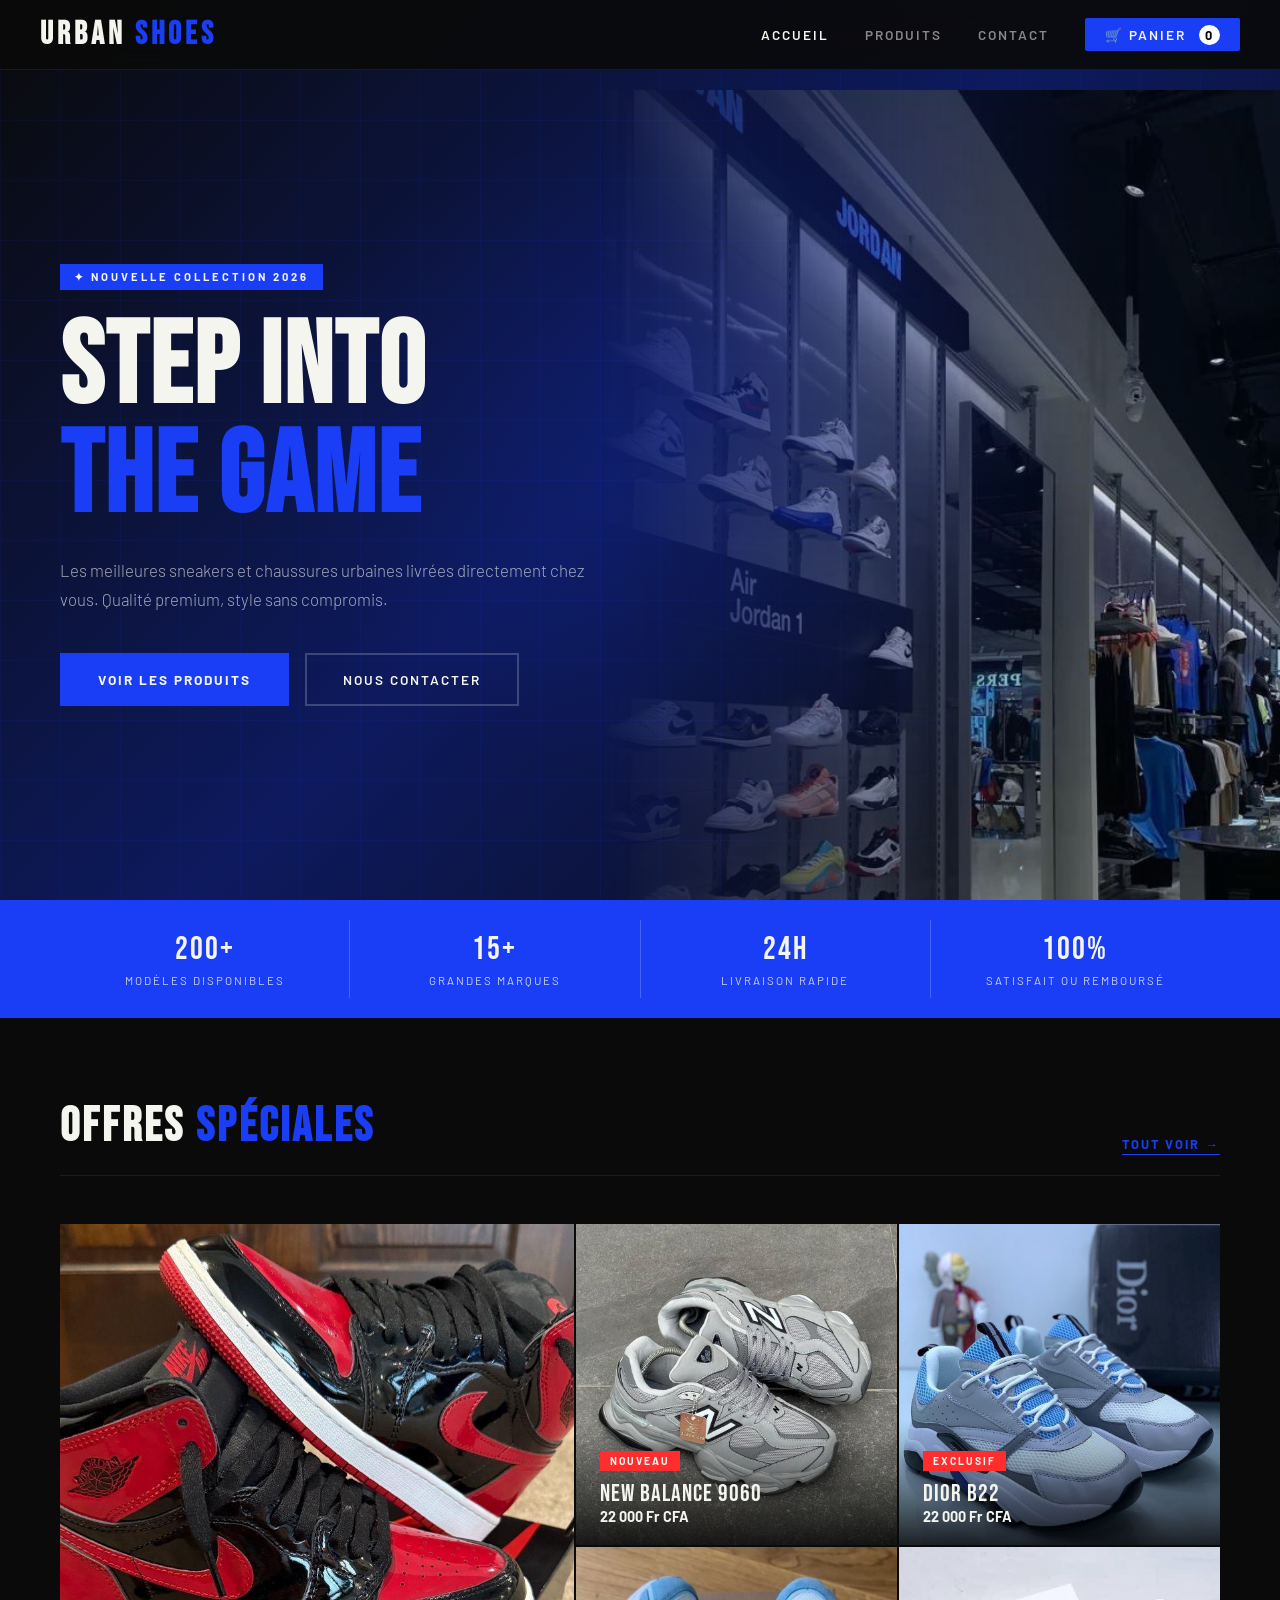
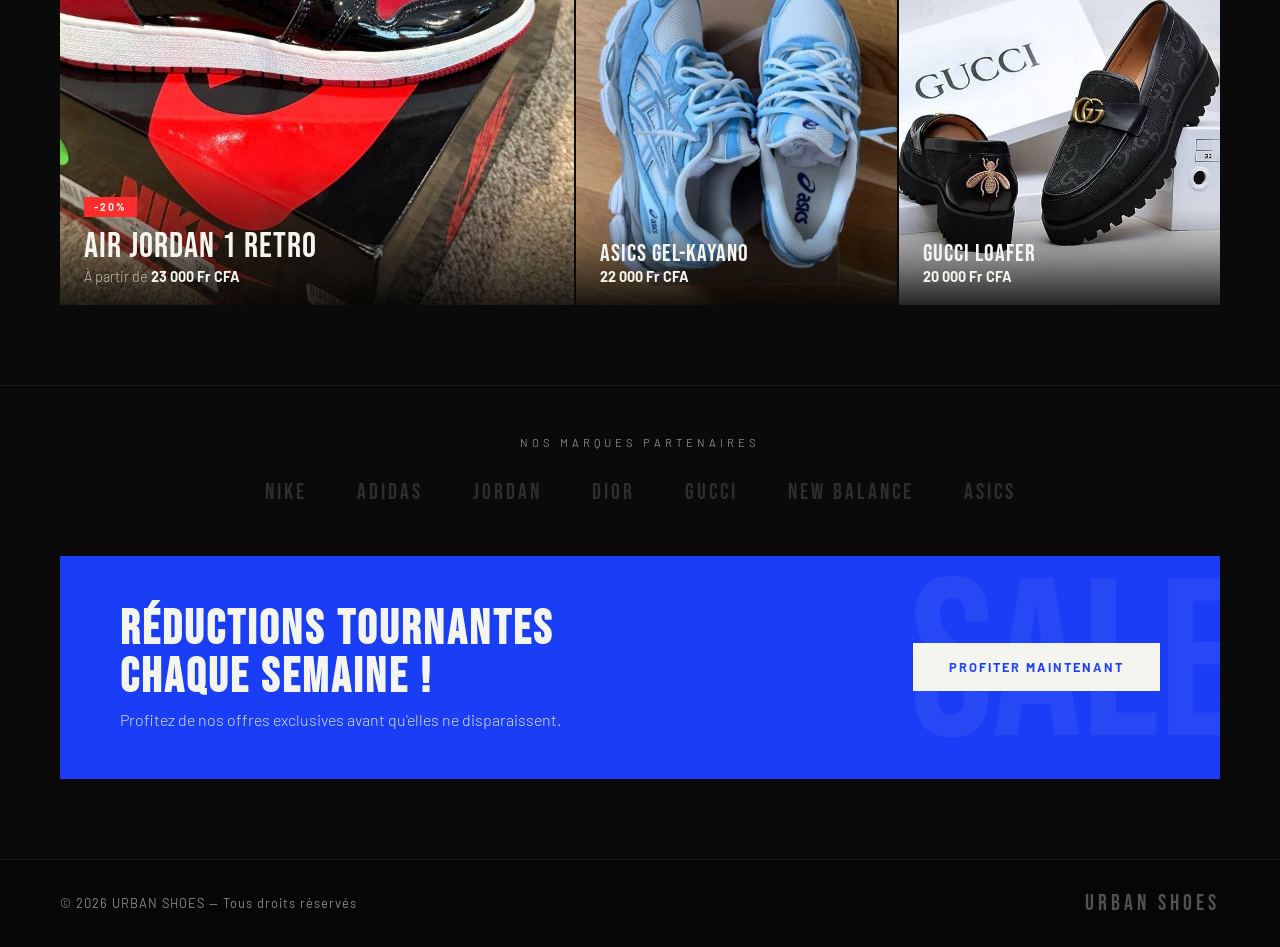
<file: index.html>
<!DOCTYPE html>
<html lang="fr">
<head>
    <meta charset="UTF-8">
    <meta name="viewport" content="width=device-width, initial-scale=1.0">
    <title>Accueil | URBAN SHOES</title>
    <link href="https://fonts.googleapis.com/css2?family=Bebas+Neue&family=Barlow:wght@300;400;600;700&display=swap" rel="stylesheet">
    <style>
        :root {
            --black: #0a0a0a;
            --white: #f5f5f0;
            --blue: #1a3ef5;
            --blue-dark: #0f26c0;
            --accent: #ff2d2d;
            --gray: #888;
        }

        * { margin: 0; padding: 0; box-sizing: border-box; }

        body {
            font-family: 'Barlow', sans-serif;
            background: var(--black);
            color: var(--white);
            overflow-x: hidden;
        }
        header {
            position: fixed;
            top: 0; left: 0; right: 0;
            z-index: 100;
            display: flex;
            align-items: center;
            justify-content: space-between;
            padding: 0 40px;
            height: 70px;
            background: rgba(10,10,10,0.92);
            backdrop-filter: blur(12px);
            border-bottom: 1px solid rgba(255,255,255,0.07);
        }

        header h1 {
            font-family: 'Bebas Neue', sans-serif;
            font-size: 2rem;
            letter-spacing: 4px;
            color: var(--white);
        }

        header h1 span { color: var(--blue); }

        nav ul {
            display: flex;
            gap: 36px;
            list-style: none;
        }

        nav a {
            text-decoration: none;
            color: var(--gray);
            font-size: 0.85rem;
            font-weight: 600;
            letter-spacing: 2px;
            text-transform: uppercase;
            transition: color 0.2s;
        }

        nav a:hover, nav a.active { color: var(--white); }

        .nav-panier {
            background: var(--blue);
            color: var(--white) !important;
            padding: 8px 20px;
            border-radius: 2px;
            transition: background 0.2s !important;
        }

        .nav-panier:hover { background: var(--blue-dark) !important; color: var(--white) !important; }

        /* HAMBURGER */
        .hamburger {
            display: none;
            flex-direction: column;
            gap: 5px;
            cursor: pointer;
            padding: 4px;
            z-index: 200;
        }

        .hamburger span {
            display: block;
            width: 26px;
            height: 2px;
            background: var(--white);
            transition: all 0.3s ease;
        }

        .hamburger.open span:nth-child(1) { transform: translateY(7px) rotate(45deg); }
        .hamburger.open span:nth-child(2) { opacity: 0; }
        .hamburger.open span:nth-child(3) { transform: translateY(-7px) rotate(-45deg); }

        /* MOBILE MENU */
        .mobile-menu {
            display: none;
            position: fixed;
            top: 70px;
            left: 0; right: 0;
            background: rgba(10,10,10,0.98);
            backdrop-filter: blur(20px);
            border-bottom: 1px solid rgba(255,255,255,0.07);
            padding: 20px 0;
            z-index: 99;
            flex-direction: column;
        }

        .mobile-menu.open { display: flex; }

        .mobile-menu a {
            text-decoration: none;
            color: var(--gray);
            font-size: 1rem;
            font-weight: 600;
            letter-spacing: 3px;
            text-transform: uppercase;
            padding: 16px 30px;
            transition: color 0.2s, background 0.2s;
            border-bottom: 1px solid rgba(255,255,255,0.05);
        }

        .mobile-menu a:hover, .mobile-menu a.active { color: var(--white); background: rgba(255,255,255,0.03); }

        .mobile-menu .mobile-panier {
            margin: 16px 30px 6px;
            background: var(--blue);
            color: var(--white) !important;
            text-align: center;
            padding: 16px;
            border-bottom: none;
            border-radius: 2px;
        }

        .mobile-menu .mobile-panier:hover { background: var(--blue-dark) !important; }

        /* HERO */
        .hero {
            min-height: 100vh;
            display: flex;
            align-items: center;
            position: relative;
            overflow: hidden;
            padding-top: 70px;
        }

        .hero-bg {
            position: absolute;
            inset: 0;
            background: linear-gradient(135deg, #0a0a0a 0%, #0d1a5e 50%, #0a0a0a 100%);
        }

        .hero-bg::after {
            content: '';
            position: absolute;
            inset: 0;
            background: radial-gradient(ellipse 70% 60% at 70% 50%, rgba(26,62,245,0.18) 0%, transparent 70%);
        }

        .hero-grid {
            position: absolute;
            inset: 0;
            background-image:
                linear-gradient(rgba(26,62,245,0.07) 1px, transparent 1px),
                linear-gradient(90deg, rgba(26,62,245,0.07) 1px, transparent 1px);
            background-size: 60px 60px;
            animation: gridMove 20s linear infinite;
        }

        @keyframes gridMove {
            from { transform: translateY(0); }
            to   { transform: translateY(60px); }
        }

        .hero-content {
            position: relative;
            z-index: 2;
            padding: 0 60px;
            max-width: 650px;
            animation: fadeUp 0.9s ease both;
        }

        @keyframes fadeUp {
            from { opacity: 0; transform: translateY(40px); }
            to   { opacity: 1; transform: translateY(0); }
        }

        .hero-tag {
            display: inline-block;
            background: var(--blue);
            color: var(--white);
            font-size: 0.7rem;
            font-weight: 700;
            letter-spacing: 3px;
            text-transform: uppercase;
            padding: 6px 14px;
            margin-bottom: 24px;
            animation: fadeUp 0.9s 0.1s ease both;
        }

        .hero h2 {
            font-family: 'Bebas Neue', sans-serif;
            font-size: clamp(4rem, 9vw, 8rem);
            line-height: 0.95;
            letter-spacing: 2px;
            margin-bottom: 24px;
            animation: fadeUp 0.9s 0.2s ease both;
        }

        .hero h2 em {
            font-style: normal;
            color: var(--blue);
            display: block;
        }

        .hero p {
            font-size: 1.05rem;
            color: rgba(245,245,240,0.65);
            line-height: 1.7;
            margin-bottom: 40px;
            font-weight: 300;
            animation: fadeUp 0.9s 0.3s ease both;
        }

        .hero-cta {
            display: flex;
            gap: 16px;
            flex-wrap: wrap;
            animation: fadeUp 0.9s 0.4s ease both;
        }

        .btn-primary {
            display: inline-block;
            background: var(--blue);
            color: var(--white);
            text-decoration: none;
            font-size: 0.85rem;
            font-weight: 700;
            letter-spacing: 2px;
            text-transform: uppercase;
            padding: 16px 36px;
            border: 2px solid var(--blue);
            transition: background 0.2s, color 0.2s, transform 0.2s;
        }

        .btn-primary:hover {
            background: transparent;
            color: var(--blue);
            transform: translateY(-2px);
        }

        .btn-secondary {
            display: inline-block;
            background: transparent;
            color: var(--white);
            text-decoration: none;
            font-size: 0.85rem;
            font-weight: 600;
            letter-spacing: 2px;
            text-transform: uppercase;
            padding: 16px 36px;
            border: 2px solid rgba(255,255,255,0.2);
            transition: border-color 0.2s, transform 0.2s;
        }

        .btn-secondary:hover {
            border-color: var(--white);
            transform: translateY(-2px);
        }

        .hero-image {
            position: absolute;
            right: -20px;
            bottom: 0;
            width: 55%;
            max-width: 700px;
            height: 100%;
            display: flex;
            align-items: flex-end;
            justify-content: center;
            z-index: 1;
            animation: fadeUp 1s 0.2s ease both;
        }

        .hero-image img {
            width: 100%;
            height: 90%;
            object-fit: cover;
            object-position: center top;
            -webkit-mask-image: linear-gradient(to left, rgba(0,0,0,0.85) 30%, transparent 100%);
            mask-image: linear-gradient(to left, rgba(0,0,0,0.85) 30%, transparent 100%);
        }

        /* STATS */
        .stats-bar {
            background: var(--blue);
            padding: 20px 60px;
            display: flex;
            justify-content: center;
        }

        .stat {
            flex: 1;
            text-align: center;
            border-right: 1px solid rgba(255,255,255,0.2);
            padding: 10px 20px;
        }

        .stat:last-child { border-right: none; }

        .stat-num {
            font-family: 'Bebas Neue', sans-serif;
            font-size: 2rem;
            letter-spacing: 2px;
            display: block;
        }

        .stat-label {
            font-size: 0.72rem;
            letter-spacing: 2px;
            text-transform: uppercase;
            opacity: 0.8;
        }

        /* OFFRES */
        .offres { padding: 80px 60px; }

        .section-header {
            display: flex;
            align-items: flex-end;
            justify-content: space-between;
            margin-bottom: 48px;
            border-bottom: 1px solid rgba(255,255,255,0.08);
            padding-bottom: 20px;
        }

        .section-title {
            font-family: 'Bebas Neue', sans-serif;
            font-size: 3rem;
            letter-spacing: 3px;
        }

        .section-title span { color: var(--blue); }

        .section-link {
            color: var(--blue);
            text-decoration: none;
            font-size: 0.8rem;
            font-weight: 700;
            letter-spacing: 2px;
            text-transform: uppercase;
            border-bottom: 1px solid var(--blue);
            padding-bottom: 2px;
            transition: opacity 0.2s;
        }

        .section-link:hover { opacity: 0.7; }

        .offres-grid {
            display: grid;
            grid-template-columns: 1.6fr 1fr 1fr;
            gap: 2px;
        }

        .offre-card {
            position: relative;
            overflow: hidden;
            background: #111;
            cursor: pointer;
        }

        .offre-card:first-child { grid-row: span 2; }

        .offre-card img {
            width: 100%;
            height: 100%;
            min-height: 220px;
            object-fit: cover;
            transition: transform 0.5s ease;
            display: block;
        }

        .offre-card:first-child img {
            min-height: 460px;
            object-position: center top;
        }

        .offre-card:hover img { transform: scale(1.06); }

        .offre-overlay {
            position: absolute;
            bottom: 0; left: 0; right: 0;
            padding: 30px 24px 20px;
            background: linear-gradient(transparent, rgba(0,0,0,0.85));
        }

        .offre-badge {
            display: inline-block;
            background: var(--accent);
            color: var(--white);
            font-size: 0.65rem;
            font-weight: 700;
            letter-spacing: 2px;
            text-transform: uppercase;
            padding: 4px 10px;
            margin-bottom: 8px;
        }

        .offre-name {
            font-family: 'Bebas Neue', sans-serif;
            font-size: 1.5rem;
            letter-spacing: 1px;
            display: block;
        }

        .offre-card:first-child .offre-name { font-size: 2.2rem; }

        .offre-price {
            font-size: 0.9rem;
            color: rgba(245,245,240,0.7);
            font-weight: 300;
        }

        .offre-price strong { color: var(--white); font-weight: 700; }

        /* MARQUES */
        .marques {
            padding: 50px 60px;
            border-top: 1px solid rgba(255,255,255,0.07);
        }

        .marques-label {
            text-align: center;
            font-size: 0.7rem;
            letter-spacing: 4px;
            text-transform: uppercase;
            color: var(--gray);
            margin-bottom: 30px;
        }

        .marques-list {
            display: flex;
            justify-content: center;
            align-items: center;
            gap: 50px;
            flex-wrap: wrap;
        }

        .marque {
            font-family: 'Bebas Neue', sans-serif;
            font-size: 1.4rem;
            letter-spacing: 3px;
            color: rgba(255,255,255,0.15);
            transition: color 0.2s;
        }

        .marque:hover { color: rgba(255,255,255,0.6); }

        /* PROMO */
        .promo-banner {
            margin: 0 60px 80px;
            background: var(--blue);
            padding: 50px 60px;
            display: flex;
            align-items: center;
            justify-content: space-between;
            gap: 20px;
            position: relative;
            overflow: hidden;
        }

        .promo-banner::before {
            content: 'SALE';
            font-family: 'Bebas Neue', sans-serif;
            font-size: 14rem;
            color: rgba(255,255,255,0.06);
            position: absolute;
            right: -20px;
            top: 50%;
            transform: translateY(-50%);
            pointer-events: none;
        }

        .promo-text h3 {
            font-family: 'Bebas Neue', sans-serif;
            font-size: 3rem;
            letter-spacing: 3px;
            line-height: 1;
        }

        .promo-text p {
            font-size: 1rem;
            opacity: 0.85;
            margin-top: 8px;
            font-weight: 300;
        }

        .btn-white {
            display: inline-block;
            background: var(--white);
            color: var(--blue);
            text-decoration: none;
            font-size: 0.8rem;
            font-weight: 700;
            letter-spacing: 2px;
            text-transform: uppercase;
            padding: 16px 36px;
            white-space: nowrap;
            flex-shrink: 0;
            transition: opacity 0.2s, transform 0.2s;
        }

        .btn-white:hover { opacity: 0.88; transform: translateY(-2px); }

        /* FOOTER */
        footer {
            background: #060606;
            border-top: 1px solid rgba(255,255,255,0.07);
            padding: 30px 60px;
            display: flex;
            align-items: center;
            justify-content: space-between;
        }

        footer p { font-size: 0.8rem; color: var(--gray); letter-spacing: 1px; }

        .footer-logo {
            font-family: 'Bebas Neue', sans-serif;
            font-size: 1.4rem;
            letter-spacing: 4px;
            color: rgba(255,255,255,0.3);
        }

        /* RESPONSIVE */
        @media (max-width: 768px) {
            header { padding: 0 20px; }
            header h1 { font-size: 1.4rem; }
            nav { display: none; }
            .hamburger { display: flex; }
            .hero-content { padding: 0 24px; max-width: 100%; }
            .hero-image { display: none; }
            .stats-bar { padding: 16px 20px; flex-wrap: wrap; }
            .stat { border: none; }
            .offres { padding: 60px 20px; }
            .offres-grid { grid-template-columns: 1fr; }
            .offre-card:first-child { grid-row: span 1; }
            .promo-banner { margin: 0 20px 60px; padding: 36px 28px; flex-direction: column; align-items: flex-start; }
            .marques { padding: 40px 20px; }
            footer { padding: 24px 20px; flex-direction: column; gap: 12px; text-align: center; }
        }
        /* Style du compteur de panier */
        .cart-badge {
            background: var(--accent);
            color: white;
            font-size: 0.7rem;
            padding: 2px 7px;
            border-radius: 50%;
            margin-left: 5px;
            font-weight: bold;
            display: inline-block;
        }

/* Correction Responsive pour forcer le menu burger plus tôt si besoin */
@media (max-width: 900px) { /* Augmenté de 768px à 900px */
    nav { display: none; }
    .hamburger { display: flex; }
}
/* Pour le badge sur PC */
#cart-count {
    background-color: white; /* Fond blanc pour bien voir le chiffre */
    color: black;            /* CHIFFRE EN NOIR */
    font-weight: bold;
    padding: 2px 6px;
    border-radius: 50%;      /* Pour faire un petit cercle */
    margin-left: 8px;
    font-size: 0.8rem;
}

/* Si tu as aussi un badge sur le menu mobile */
#cart-count-mobile {
    background-color: white;
    color: black;            /* CHIFFRE EN NOIR */
    font-weight: bold;
    padding: 2px 6px;
    border-radius: 50%;
    margin-left: 8px;
}
    </style>
</head>
<body>

    <header>
    <h1>URBAN <span>SHOES</span></h1>
    <nav>
        <ul>
            <li><a href="index.html" class="active">Accueil</a></li>
            <li><a href="pages/produits.html">Produits</a></li>
            <li><a href="pages/contact.html">Contact</a></li>
            <li>
                <a href="pages/panier.html" class="nav-panier">
                    🛒 Panier <span id="cart-count" class="cart-badge">0</span>
                </a>
            </li>
        </ul>
    </nav>
    <div class="hamburger" id="hamburger" onclick="toggleMenu()">
        <span></span>
        <span></span>
        <span></span>
    </div>
    </header>

    <div class="mobile-menu" id="mobileMenu">
        <a href="index.html" class="active">Accueil</a>
        <a href="pages/produits.html">Produits</a>
        <a href="pages/contact.html">Contact</a>
        <a href="pages/panier.html" class="mobile-panier">🛒 Panier</a>
    </div>

    <section class="hero">
        <div class="hero-bg"></div>
        <div class="hero-grid"></div>
        <div class="hero-content">
            <span class="hero-tag">✦ Nouvelle Collection 2026</span>
            <h2>Step Into <em>The Game</em></h2>
            <p>Les meilleures sneakers et chaussures urbaines livrées directement chez vous. Qualité premium, style sans compromis.</p>
            <div class="hero-cta">
                <a href="produits.html" class="btn-primary">Voir les produits</a>
                <a href="contact.html" class="btn-secondary">Nous contacter</a>
            </div>
        </div>
        <div class="hero-image">
            <img src="images/a23.jpeg" alt="Sneakers Urban Shoes">
        </div>
    </section>

    <div class="stats-bar">
        <div class="stat">
            <span class="stat-num">200+</span>
            <span class="stat-label">Modèles disponibles</span>
        </div>
        <div class="stat">
            <span class="stat-num">15+</span>
            <span class="stat-label">Grandes marques</span>
        </div>
        <div class="stat">
            <span class="stat-num">24h</span>
            <span class="stat-label">Livraison rapide</span>
        </div>
        <div class="stat">
            <span class="stat-num">100%</span>
            <span class="stat-label">Satisfait ou remboursé</span>
        </div>
    </div>

    <section class="offres">
        <div class="section-header">
            <h2 class="section-title">Offres <span>Spéciales</span></h2>
            <a href="produits.html" class="section-link">Tout voir →</a>
        </div>
        <div class="offres-grid">
            <div class="offre-card">
                <img src="images/airjordan1retro.jpeg" alt="Air Jordan 1">
                <div class="offre-overlay">
                    <span class="offre-badge">-20%</span>
                    <span class="offre-name">Air Jordan 1 Retro</span>
                    <p class="offre-price">À partir de <strong>23 000 Fr CFA</strong></p>
                </div>
            </div>
            <div class="offre-card">
                <img src="images/a9.jpeg" alt="New Balance">
                <div class="offre-overlay">
                    <span class="offre-badge">Nouveau</span>
                    <span class="offre-name">New Balance 9060</span>
                    <p class="offre-price"><strong>22 000 Fr CFA</strong></p>
                </div>
            </div>
            <div class="offre-card">
                <img src="images/a2.jpeg" alt="Dior">
                <div class="offre-overlay">
                    <span class="offre-badge">Exclusif</span>
                    <span class="offre-name">Dior B22</span>
                    <p class="offre-price"><strong>22 000 Fr CFA</strong></p>
                </div>
            </div>
            <div class="offre-card">
                <img src="images/a1.jpeg" alt="Asics">
                <div class="offre-overlay">
                    <span class="offre-name">Asics Gel-Kayano</span>
                    <p class="offre-price"><strong>22 000 Fr CFA</strong></p>
                </div>
            </div>
            <div class="offre-card">
                <img src="images/a6.jpeg" alt="Gucci">
                <div class="offre-overlay">
                    <span class="offre-name">Gucci Loafer</span>
                    <p class="offre-price"><strong>20 000 Fr CFA</strong></p>
                </div>
            </div>
        </div>
    </section>

    <div class="marques">
        <p class="marques-label">Nos marques partenaires</p>
        <div class="marques-list">
            <span class="marque">NIKE</span>
            <span class="marque">ADIDAS</span>
            <span class="marque">JORDAN</span>
            <span class="marque">DIOR</span>
            <span class="marque">GUCCI</span>
            <span class="marque">NEW BALANCE</span>
            <span class="marque">ASICS</span>
        </div>
    </div>

    <div class="promo-banner">
        <div class="promo-text">
            <h3>Réductions Tournantes<br>Chaque Semaine !</h3>
            <p>Profitez de nos offres exclusives avant qu'elles ne disparaissent.</p>
        </div>
        <a href="pages/produits.html" class="btn-white">Profiter maintenant</a>
    </div>

    <footer>
        <p>&copy; 2026 URBAN SHOES — Tous droits réservés</p>
        <span class="footer-logo">URBAN SHOES</span>
    </footer>

    <script>
        function toggleMenu() {
    const menu = document.getElementById('mobileMenu');
    const hamburger = document.getElementById('hamburger');
    menu.classList.toggle('open');
    hamburger.classList.toggle('open');
}

// CETTE PARTIE GÈRE LE NOMBRE DE PRODUITS
function updateCartBadge() {
    // On récupère le panier stocké dans le navigateur
    const panier = JSON.parse(localStorage.getItem('panier')) || [];
    const total = panier.length;

    // On met à jour le chiffre sur PC et Mobile s'ils existent
    const countPC = document.getElementById('cart-count');
    const countMobile = document.getElementById('cart-count-mobile');

    if(countPC) countPC.innerText = total;
    if(countMobile) countMobile.innerText = total;
}

// On lance la mise à jour dès que la page s'affiche
document.addEventListener('DOMContentLoaded', updateCartBadge);

// Ton code pour fermer le menu quand on clique sur un lien
document.querySelectorAll('.mobile-menu a').forEach(link => {
    link.addEventListener('click', () => {
        document.getElementById('mobileMenu').classList.remove('open');
        document.getElementById('hamburger').classList.remove('open');
    });
});
    </script>

<script>
(function() {
  const API = 'https://script.google.com/macros/s/AKfycbzkzSKIx9EHEkj3dMEN8xxXlJlGDEJf3TU0IihoR-jzOgkhhhGcvQEMoGr85_KykvYJ/exec';
  const pages = {
    'accueil.html': 'Accueil',
    'produits.html': 'Produits',
    'contact.html': 'Contact',
    'panier.html': 'Panier'
  };
  const url = window.location.pathname;
  const pageName = Object.entries(pages).find(([k]) => url.includes(k))?.[1] || 'Accueil';
  const isMobile = /Android|iPhone|iPad|iPod/i.test(navigator.userAgent) ? 'Mobile' : 'Ordinateur';
  const nav = navigator.userAgent.includes('Chrome') ? 'Chrome'
    : navigator.userAgent.includes('Firefox') ? 'Firefox'
    : navigator.userAgent.includes('Safari') ? 'Safari'
    : navigator.userAgent.includes('Edge') ? 'Edge' : 'Autre';
  const now = new Date();
  fetch(API, {
    method: 'POST',
    body: JSON.stringify({
      date: now.toLocaleDateString('fr-FR'),
      heure: now.toLocaleTimeString('fr-FR', {hour:'2-digit', minute:'2-digit'}),
      page: pageName,
      appareil: isMobile,
      navigateur: nav
    })
  }).catch(()=>{});
})();
</script>

</body>
</html>
</file>
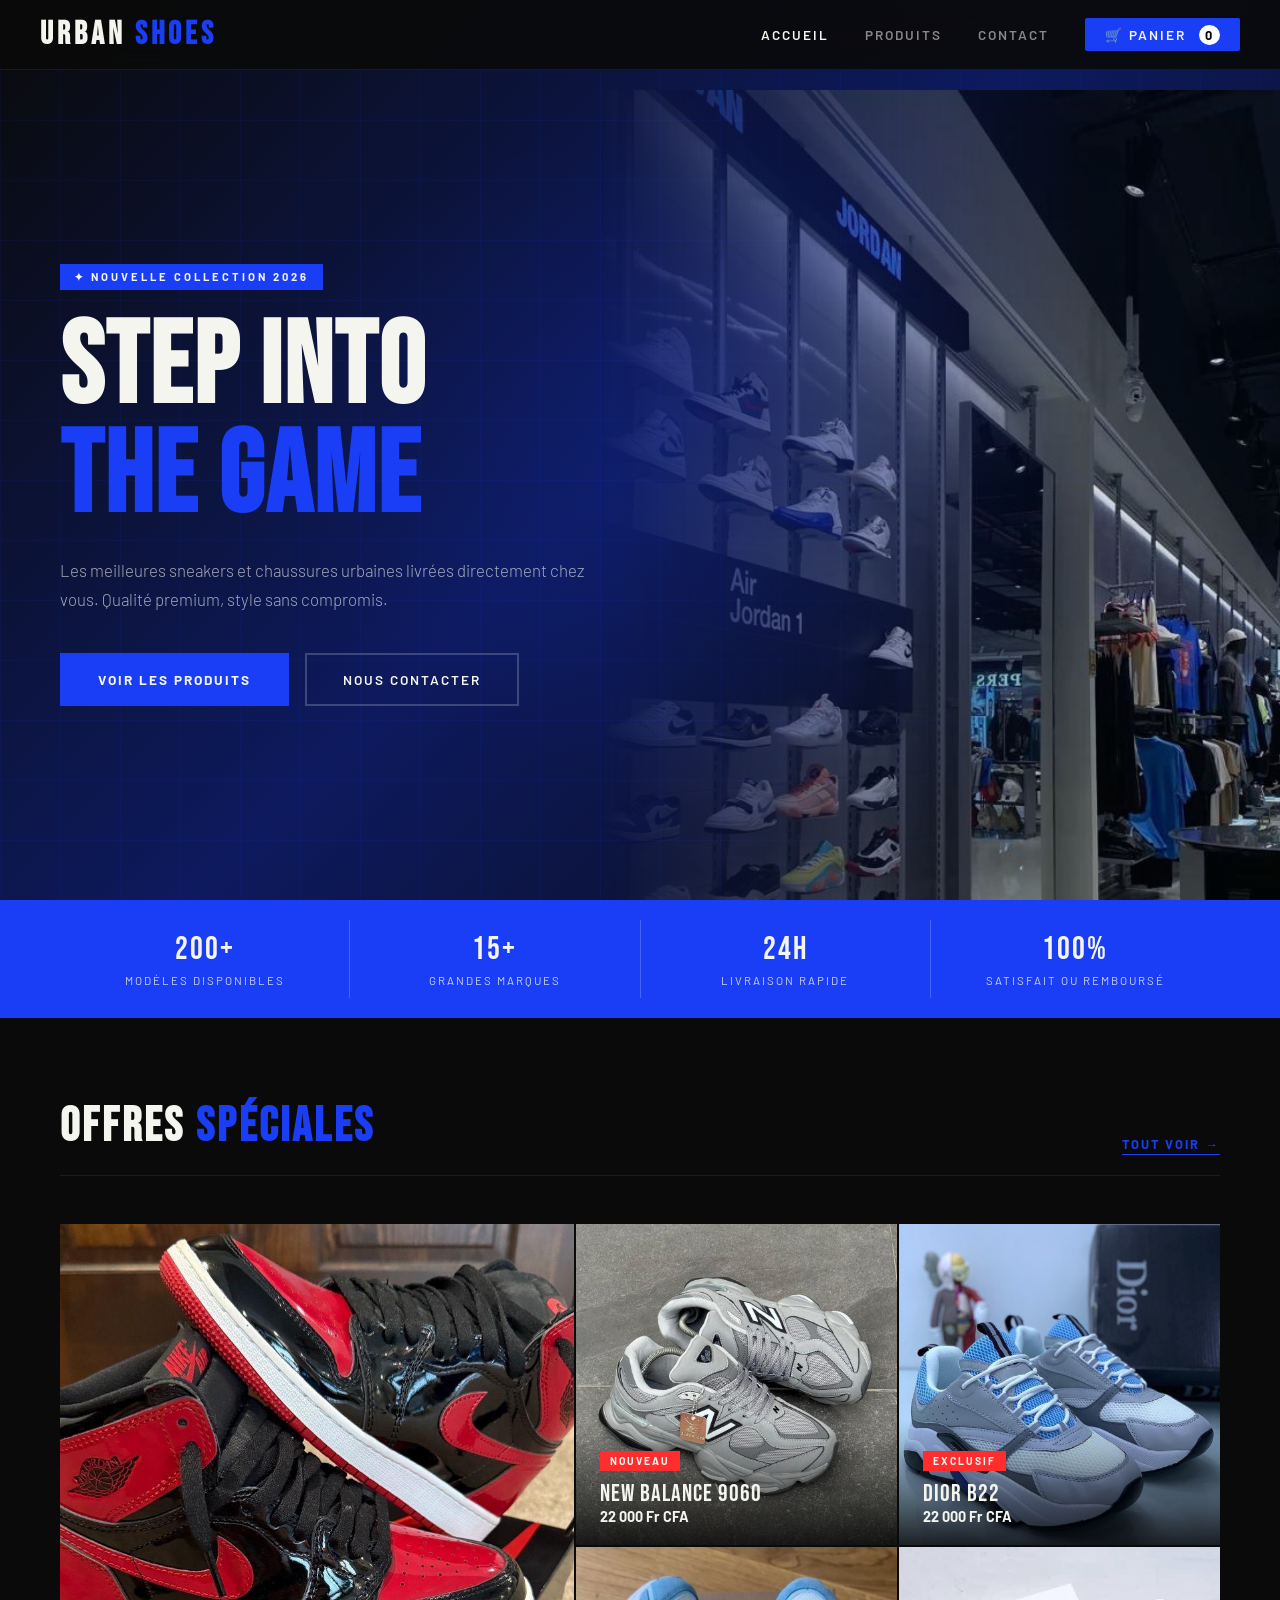
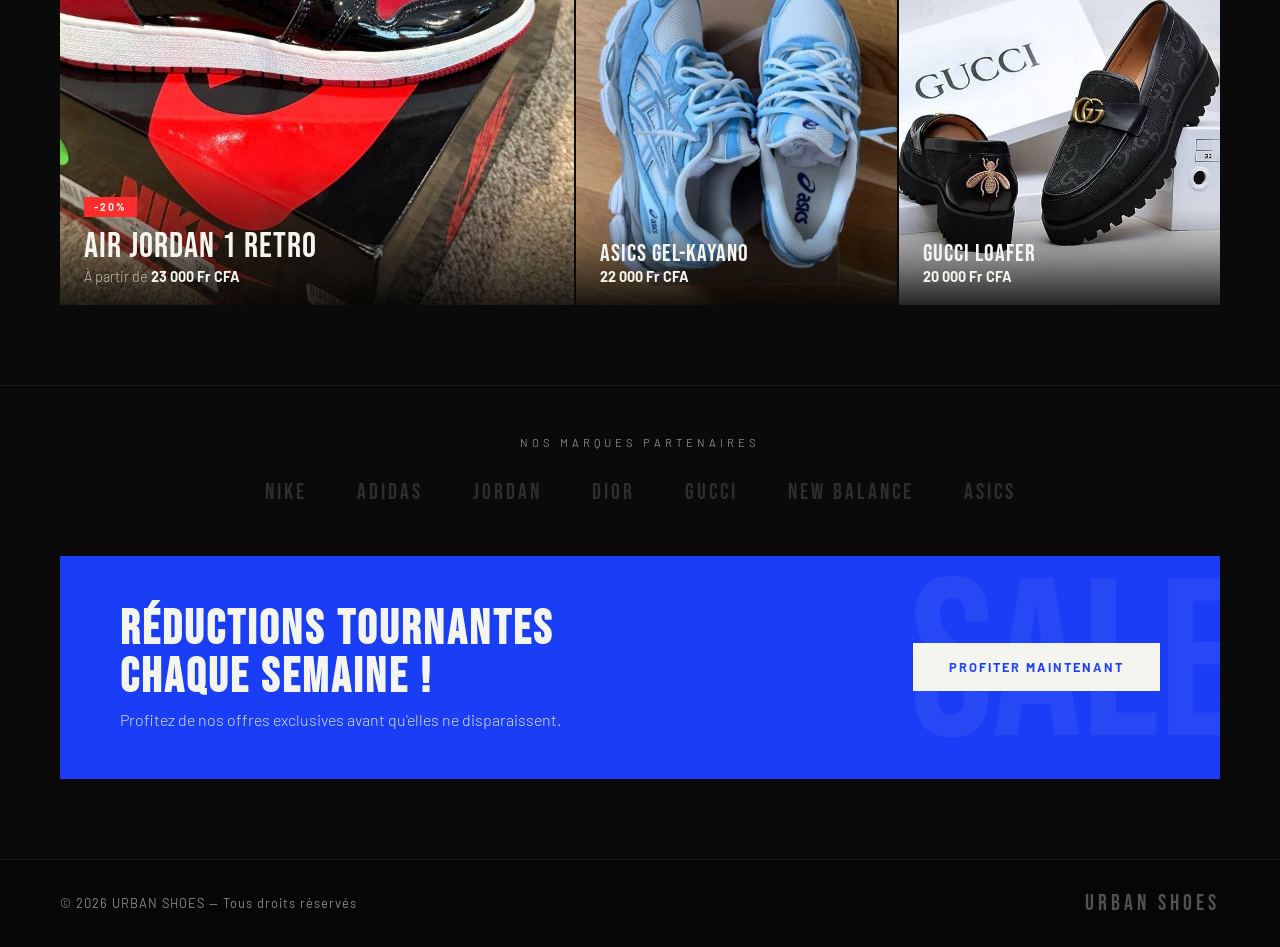
<file: pages/accueil.html>
<!DOCTYPE html>
<html lang="fr">
<head>
    <meta charset="UTF-8">
    <meta name="viewport" content="width=device-width, initial-scale=1.0">
    <title>Accueil | URBAN SHOES</title>
    <link href="https://fonts.googleapis.com/css2?family=Bebas+Neue&family=Barlow:wght@300;400;600;700&display=swap" rel="stylesheet">
    <style>
        :root {
            --black: #0a0a0a;
            --white: #f5f5f0;
            --blue: #1a3ef5;
            --blue-dark: #0f26c0;
            --accent: #ff2d2d;
            --gray: #888;
        }

        * { margin: 0; padding: 0; box-sizing: border-box; }

        body {
            font-family: 'Barlow', sans-serif;
            background: var(--black);
            color: var(--white);
            overflow-x: hidden;
        }
        header {
            position: fixed;
            top: 0; left: 0; right: 0;
            z-index: 100;
            display: flex;
            align-items: center;
            justify-content: space-between;
            padding: 0 40px;
            height: 70px;
            background: rgba(10,10,10,0.92);
            backdrop-filter: blur(12px);
            border-bottom: 1px solid rgba(255,255,255,0.07);
        }

        header h1 {
            font-family: 'Bebas Neue', sans-serif;
            font-size: 2rem;
            letter-spacing: 4px;
            color: var(--white);
        }

        header h1 span { color: var(--blue); }

        nav ul {
            display: flex;
            gap: 36px;
            list-style: none;
        }

        nav a {
            text-decoration: none;
            color: var(--gray);
            font-size: 0.85rem;
            font-weight: 600;
            letter-spacing: 2px;
            text-transform: uppercase;
            transition: color 0.2s;
        }

        nav a:hover, nav a.active { color: var(--white); }

        .nav-panier {
            background: var(--blue);
            color: var(--white) !important;
            padding: 8px 20px;
            border-radius: 2px;
            transition: background 0.2s !important;
        }

        .nav-panier:hover { background: var(--blue-dark) !important; color: var(--white) !important; }

        /* HAMBURGER */
        .hamburger {
            display: none;
            flex-direction: column;
            gap: 5px;
            cursor: pointer;
            padding: 4px;
            z-index: 200;
        }

        .hamburger span {
            display: block;
            width: 26px;
            height: 2px;
            background: var(--white);
            transition: all 0.3s ease;
        }

        .hamburger.open span:nth-child(1) { transform: translateY(7px) rotate(45deg); }
        .hamburger.open span:nth-child(2) { opacity: 0; }
        .hamburger.open span:nth-child(3) { transform: translateY(-7px) rotate(-45deg); }

        /* MOBILE MENU */
        .mobile-menu {
            display: none;
            position: fixed;
            top: 70px;
            left: 0; right: 0;
            background: rgba(10,10,10,0.98);
            backdrop-filter: blur(20px);
            border-bottom: 1px solid rgba(255,255,255,0.07);
            padding: 20px 0;
            z-index: 99;
            flex-direction: column;
        }

        .mobile-menu.open { display: flex; }

        .mobile-menu a {
            text-decoration: none;
            color: var(--gray);
            font-size: 1rem;
            font-weight: 600;
            letter-spacing: 3px;
            text-transform: uppercase;
            padding: 16px 30px;
            transition: color 0.2s, background 0.2s;
            border-bottom: 1px solid rgba(255,255,255,0.05);
        }

        .mobile-menu a:hover, .mobile-menu a.active { color: var(--white); background: rgba(255,255,255,0.03); }

        .mobile-menu .mobile-panier {
            margin: 16px 30px 6px;
            background: var(--blue);
            color: var(--white) !important;
            text-align: center;
            padding: 16px;
            border-bottom: none;
            border-radius: 2px;
        }

        .mobile-menu .mobile-panier:hover { background: var(--blue-dark) !important; }

        /* HERO */
        .hero {
            min-height: 100vh;
            display: flex;
            align-items: center;
            position: relative;
            overflow: hidden;
            padding-top: 70px;
        }

        .hero-bg {
            position: absolute;
            inset: 0;
            background: linear-gradient(135deg, #0a0a0a 0%, #0d1a5e 50%, #0a0a0a 100%);
        }

        .hero-bg::after {
            content: '';
            position: absolute;
            inset: 0;
            background: radial-gradient(ellipse 70% 60% at 70% 50%, rgba(26,62,245,0.18) 0%, transparent 70%);
        }

        .hero-grid {
            position: absolute;
            inset: 0;
            background-image:
                linear-gradient(rgba(26,62,245,0.07) 1px, transparent 1px),
                linear-gradient(90deg, rgba(26,62,245,0.07) 1px, transparent 1px);
            background-size: 60px 60px;
            animation: gridMove 20s linear infinite;
        }

        @keyframes gridMove {
            from { transform: translateY(0); }
            to   { transform: translateY(60px); }
        }

        .hero-content {
            position: relative;
            z-index: 2;
            padding: 0 60px;
            max-width: 650px;
            animation: fadeUp 0.9s ease both;
        }

        @keyframes fadeUp {
            from { opacity: 0; transform: translateY(40px); }
            to   { opacity: 1; transform: translateY(0); }
        }

        .hero-tag {
            display: inline-block;
            background: var(--blue);
            color: var(--white);
            font-size: 0.7rem;
            font-weight: 700;
            letter-spacing: 3px;
            text-transform: uppercase;
            padding: 6px 14px;
            margin-bottom: 24px;
            animation: fadeUp 0.9s 0.1s ease both;
        }

        .hero h2 {
            font-family: 'Bebas Neue', sans-serif;
            font-size: clamp(4rem, 9vw, 8rem);
            line-height: 0.95;
            letter-spacing: 2px;
            margin-bottom: 24px;
            animation: fadeUp 0.9s 0.2s ease both;
        }

        .hero h2 em {
            font-style: normal;
            color: var(--blue);
            display: block;
        }

        .hero p {
            font-size: 1.05rem;
            color: rgba(245,245,240,0.65);
            line-height: 1.7;
            margin-bottom: 40px;
            font-weight: 300;
            animation: fadeUp 0.9s 0.3s ease both;
        }

        .hero-cta {
            display: flex;
            gap: 16px;
            flex-wrap: wrap;
            animation: fadeUp 0.9s 0.4s ease both;
        }

        .btn-primary {
            display: inline-block;
            background: var(--blue);
            color: var(--white);
            text-decoration: none;
            font-size: 0.85rem;
            font-weight: 700;
            letter-spacing: 2px;
            text-transform: uppercase;
            padding: 16px 36px;
            border: 2px solid var(--blue);
            transition: background 0.2s, color 0.2s, transform 0.2s;
        }

        .btn-primary:hover {
            background: transparent;
            color: var(--blue);
            transform: translateY(-2px);
        }

        .btn-secondary {
            display: inline-block;
            background: transparent;
            color: var(--white);
            text-decoration: none;
            font-size: 0.85rem;
            font-weight: 600;
            letter-spacing: 2px;
            text-transform: uppercase;
            padding: 16px 36px;
            border: 2px solid rgba(255,255,255,0.2);
            transition: border-color 0.2s, transform 0.2s;
        }

        .btn-secondary:hover {
            border-color: var(--white);
            transform: translateY(-2px);
        }

        .hero-image {
            position: absolute;
            right: -20px;
            bottom: 0;
            width: 55%;
            max-width: 700px;
            height: 100%;
            display: flex;
            align-items: flex-end;
            justify-content: center;
            z-index: 1;
            animation: fadeUp 1s 0.2s ease both;
        }

        .hero-image img {
            width: 100%;
            height: 90%;
            object-fit: cover;
            object-position: center top;
            -webkit-mask-image: linear-gradient(to left, rgba(0,0,0,0.85) 30%, transparent 100%);
            mask-image: linear-gradient(to left, rgba(0,0,0,0.85) 30%, transparent 100%);
        }

        /* STATS */
        .stats-bar {
            background: var(--blue);
            padding: 20px 60px;
            display: flex;
            justify-content: center;
        }

        .stat {
            flex: 1;
            text-align: center;
            border-right: 1px solid rgba(255,255,255,0.2);
            padding: 10px 20px;
        }

        .stat:last-child { border-right: none; }

        .stat-num {
            font-family: 'Bebas Neue', sans-serif;
            font-size: 2rem;
            letter-spacing: 2px;
            display: block;
        }

        .stat-label {
            font-size: 0.72rem;
            letter-spacing: 2px;
            text-transform: uppercase;
            opacity: 0.8;
        }

        /* OFFRES */
        .offres { padding: 80px 60px; }

        .section-header {
            display: flex;
            align-items: flex-end;
            justify-content: space-between;
            margin-bottom: 48px;
            border-bottom: 1px solid rgba(255,255,255,0.08);
            padding-bottom: 20px;
        }

        .section-title {
            font-family: 'Bebas Neue', sans-serif;
            font-size: 3rem;
            letter-spacing: 3px;
        }

        .section-title span { color: var(--blue); }

        .section-link {
            color: var(--blue);
            text-decoration: none;
            font-size: 0.8rem;
            font-weight: 700;
            letter-spacing: 2px;
            text-transform: uppercase;
            border-bottom: 1px solid var(--blue);
            padding-bottom: 2px;
            transition: opacity 0.2s;
        }

        .section-link:hover { opacity: 0.7; }

        .offres-grid {
            display: grid;
            grid-template-columns: 1.6fr 1fr 1fr;
            gap: 2px;
        }

        .offre-card {
            position: relative;
            overflow: hidden;
            background: #111;
            cursor: pointer;
        }

        .offre-card:first-child { grid-row: span 2; }

        .offre-card img {
            width: 100%;
            height: 100%;
            min-height: 220px;
            object-fit: cover;
            transition: transform 0.5s ease;
            display: block;
        }

        .offre-card:first-child img {
            min-height: 460px;
            object-position: center top;
        }

        .offre-card:hover img { transform: scale(1.06); }

        .offre-overlay {
            position: absolute;
            bottom: 0; left: 0; right: 0;
            padding: 30px 24px 20px;
            background: linear-gradient(transparent, rgba(0,0,0,0.85));
        }

        .offre-badge {
            display: inline-block;
            background: var(--accent);
            color: var(--white);
            font-size: 0.65rem;
            font-weight: 700;
            letter-spacing: 2px;
            text-transform: uppercase;
            padding: 4px 10px;
            margin-bottom: 8px;
        }

        .offre-name {
            font-family: 'Bebas Neue', sans-serif;
            font-size: 1.5rem;
            letter-spacing: 1px;
            display: block;
        }

        .offre-card:first-child .offre-name { font-size: 2.2rem; }

        .offre-price {
            font-size: 0.9rem;
            color: rgba(245,245,240,0.7);
            font-weight: 300;
        }

        .offre-price strong { color: var(--white); font-weight: 700; }

        /* MARQUES */
        .marques {
            padding: 50px 60px;
            border-top: 1px solid rgba(255,255,255,0.07);
        }

        .marques-label {
            text-align: center;
            font-size: 0.7rem;
            letter-spacing: 4px;
            text-transform: uppercase;
            color: var(--gray);
            margin-bottom: 30px;
        }

        .marques-list {
            display: flex;
            justify-content: center;
            align-items: center;
            gap: 50px;
            flex-wrap: wrap;
        }

        .marque {
            font-family: 'Bebas Neue', sans-serif;
            font-size: 1.4rem;
            letter-spacing: 3px;
            color: rgba(255,255,255,0.15);
            transition: color 0.2s;
        }

        .marque:hover { color: rgba(255,255,255,0.6); }

        /* PROMO */
        .promo-banner {
            margin: 0 60px 80px;
            background: var(--blue);
            padding: 50px 60px;
            display: flex;
            align-items: center;
            justify-content: space-between;
            gap: 20px;
            position: relative;
            overflow: hidden;
        }

        .promo-banner::before {
            content: 'SALE';
            font-family: 'Bebas Neue', sans-serif;
            font-size: 14rem;
            color: rgba(255,255,255,0.06);
            position: absolute;
            right: -20px;
            top: 50%;
            transform: translateY(-50%);
            pointer-events: none;
        }

        .promo-text h3 {
            font-family: 'Bebas Neue', sans-serif;
            font-size: 3rem;
            letter-spacing: 3px;
            line-height: 1;
        }

        .promo-text p {
            font-size: 1rem;
            opacity: 0.85;
            margin-top: 8px;
            font-weight: 300;
        }

        .btn-white {
            display: inline-block;
            background: var(--white);
            color: var(--blue);
            text-decoration: none;
            font-size: 0.8rem;
            font-weight: 700;
            letter-spacing: 2px;
            text-transform: uppercase;
            padding: 16px 36px;
            white-space: nowrap;
            flex-shrink: 0;
            transition: opacity 0.2s, transform 0.2s;
        }

        .btn-white:hover { opacity: 0.88; transform: translateY(-2px); }

        /* FOOTER */
        footer {
            background: #060606;
            border-top: 1px solid rgba(255,255,255,0.07);
            padding: 30px 60px;
            display: flex;
            align-items: center;
            justify-content: space-between;
        }

        footer p { font-size: 0.8rem; color: var(--gray); letter-spacing: 1px; }

        .footer-logo {
            font-family: 'Bebas Neue', sans-serif;
            font-size: 1.4rem;
            letter-spacing: 4px;
            color: rgba(255,255,255,0.3);
        }

        /* RESPONSIVE */
        @media (max-width: 768px) {
            header { padding: 0 20px; }
            header h1 { font-size: 1.4rem; }
            nav { display: none; }
            .hamburger { display: flex; }
            .hero-content { padding: 0 24px; max-width: 100%; }
            .hero-image { display: none; }
            .stats-bar { padding: 16px 20px; flex-wrap: wrap; }
            .stat { border: none; }
            .offres { padding: 60px 20px; }
            .offres-grid { grid-template-columns: 1fr; }
            .offre-card:first-child { grid-row: span 1; }
            .promo-banner { margin: 0 20px 60px; padding: 36px 28px; flex-direction: column; align-items: flex-start; }
            .marques { padding: 40px 20px; }
            footer { padding: 24px 20px; flex-direction: column; gap: 12px; text-align: center; }
        }
        /* Style du compteur de panier */
        .cart-badge {
            background: var(--accent);
            color: white;
            font-size: 0.7rem;
            padding: 2px 7px;
            border-radius: 50%;
            margin-left: 5px;
            font-weight: bold;
            display: inline-block;
        }

/* Correction Responsive pour forcer le menu burger plus tôt si besoin */
@media (max-width: 900px) { /* Augmenté de 768px à 900px */
    nav { display: none; }
    .hamburger { display: flex; }
}
/* Pour le badge sur PC */
#cart-count {
    background-color: white; /* Fond blanc pour bien voir le chiffre */
    color: black;            /* CHIFFRE EN NOIR */
    font-weight: bold;
    padding: 2px 6px;
    border-radius: 50%;      /* Pour faire un petit cercle */
    margin-left: 8px;
    font-size: 0.8rem;
}

/* Si tu as aussi un badge sur le menu mobile */
#cart-count-mobile {
    background-color: white;
    color: black;            /* CHIFFRE EN NOIR */
    font-weight: bold;
    padding: 2px 6px;
    border-radius: 50%;
    margin-left: 8px;
}
    </style>
</head>
<body>

    <header>
    <h1>URBAN <span>SHOES</span></h1>
    <nav>
        <ul>
            <li><a href="accueil.html" class="active">Accueil</a></li>
            <li><a href="produits.html">Produits</a></li>
            <li><a href="contact.html">Contact</a></li>
            <li>
                <a href="panier.html" class="nav-panier">
                    🛒 Panier <span id="cart-count" class="cart-badge">0</span>
                </a>
            </li>
        </ul>
    </nav>
    <div class="hamburger" id="hamburger" onclick="toggleMenu()">
        <span></span>
        <span></span>
        <span></span>
    </div>
    </header>

    <div class="mobile-menu" id="mobileMenu">
        <a href="accueil.html" class="active">Accueil</a>
        <a href="produits.html">Produits</a>
        <a href="contact.html">Contact</a>
        <a href="panier.html" class="mobile-panier">🛒 Panier</a>
    </div>

    <section class="hero">
        <div class="hero-bg"></div>
        <div class="hero-grid"></div>
        <div class="hero-content">
            <span class="hero-tag">✦ Nouvelle Collection 2026</span>
            <h2>Step Into <em>The Game</em></h2>
            <p>Les meilleures sneakers et chaussures urbaines livrées directement chez vous. Qualité premium, style sans compromis.</p>
            <div class="hero-cta">
                <a href="produits.html" class="btn-primary">Voir les produits</a>
                <a href="contact.html" class="btn-secondary">Nous contacter</a>
            </div>
        </div>
        <div class="hero-image">
            <img src="../images/a23.jpeg" alt="Sneakers Urban Shoes">
        </div>
    </section>

    <div class="stats-bar">
        <div class="stat">
            <span class="stat-num">200+</span>
            <span class="stat-label">Modèles disponibles</span>
        </div>
        <div class="stat">
            <span class="stat-num">15+</span>
            <span class="stat-label">Grandes marques</span>
        </div>
        <div class="stat">
            <span class="stat-num">24h</span>
            <span class="stat-label">Livraison rapide</span>
        </div>
        <div class="stat">
            <span class="stat-num">100%</span>
            <span class="stat-label">Satisfait ou remboursé</span>
        </div>
    </div>

    <section class="offres">
        <div class="section-header">
            <h2 class="section-title">Offres <span>Spéciales</span></h2>
            <a href="produits.html" class="section-link">Tout voir →</a>
        </div>
        <div class="offres-grid">
            <div class="offre-card">
                <img src="../images/airjordan1retro.jpeg" alt="Air Jordan 1">
                <div class="offre-overlay">
                    <span class="offre-badge">-20%</span>
                    <span class="offre-name">Air Jordan 1 Retro</span>
                    <p class="offre-price">À partir de <strong>23 000 Fr CFA</strong></p>
                </div>
            </div>
            <div class="offre-card">
                <img src="../images/a9.jpeg" alt="New Balance">
                <div class="offre-overlay">
                    <span class="offre-badge">Nouveau</span>
                    <span class="offre-name">New Balance 9060</span>
                    <p class="offre-price"><strong>22 000 Fr CFA</strong></p>
                </div>
            </div>
            <div class="offre-card">
                <img src="../images/a2.jpeg" alt="Dior">
                <div class="offre-overlay">
                    <span class="offre-badge">Exclusif</span>
                    <span class="offre-name">Dior B22</span>
                    <p class="offre-price"><strong>22 000 Fr CFA</strong></p>
                </div>
            </div>
            <div class="offre-card">
                <img src="../images/a1.jpeg" alt="Asics">
                <div class="offre-overlay">
                    <span class="offre-name">Asics Gel-Kayano</span>
                    <p class="offre-price"><strong>22 000 Fr CFA</strong></p>
                </div>
            </div>
            <div class="offre-card">
                <img src="../images/a6.jpeg" alt="Gucci">
                <div class="offre-overlay">
                    <span class="offre-name">Gucci Loafer</span>
                    <p class="offre-price"><strong>20 000 Fr CFA</strong></p>
                </div>
            </div>
        </div>
    </section>

    <div class="marques">
        <p class="marques-label">Nos marques partenaires</p>
        <div class="marques-list">
            <span class="marque">NIKE</span>
            <span class="marque">ADIDAS</span>
            <span class="marque">JORDAN</span>
            <span class="marque">DIOR</span>
            <span class="marque">GUCCI</span>
            <span class="marque">NEW BALANCE</span>
            <span class="marque">ASICS</span>
        </div>
    </div>

    <div class="promo-banner">
        <div class="promo-text">
            <h3>Réductions Tournantes<br>Chaque Semaine !</h3>
            <p>Profitez de nos offres exclusives avant qu'elles ne disparaissent.</p>
        </div>
        <a href="produits.html" class="btn-white">Profiter maintenant</a>
    </div>

    <footer>
        <p>&copy; 2026 URBAN SHOES — Tous droits réservés</p>
        <span class="footer-logo">URBAN SHOES</span>
    </footer>

    <script>
        function toggleMenu() {
    const menu = document.getElementById('mobileMenu');
    const hamburger = document.getElementById('hamburger');
    menu.classList.toggle('open');
    hamburger.classList.toggle('open');
}

// CETTE PARTIE GÈRE LE NOMBRE DE PRODUITS
function updateCartBadge() {
    // On récupère le panier stocké dans le navigateur
    const panier = JSON.parse(localStorage.getItem('panier')) || [];
    const total = panier.length;

    // On met à jour le chiffre sur PC et Mobile s'ils existent
    const countPC = document.getElementById('cart-count');
    const countMobile = document.getElementById('cart-count-mobile');

    if(countPC) countPC.innerText = total;
    if(countMobile) countMobile.innerText = total;
}

// On lance la mise à jour dès que la page s'affiche
document.addEventListener('DOMContentLoaded', updateCartBadge);

// Ton code pour fermer le menu quand on clique sur un lien
document.querySelectorAll('.mobile-menu a').forEach(link => {
    link.addEventListener('click', () => {
        document.getElementById('mobileMenu').classList.remove('open');
        document.getElementById('hamburger').classList.remove('open');
    });
});
    </script>

<script>
(function() {
  const API = 'https://script.google.com/macros/s/AKfycbzkzSKIx9EHEkj3dMEN8xxXlJlGDEJf3TU0IihoR-jzOgkhhhGcvQEMoGr85_KykvYJ/exec';
  const pages = {
    'accueil.html': 'Accueil',
    'produits.html': 'Produits',
    'contact.html': 'Contact',
    'panier.html': 'Panier'
  };
  const url = window.location.pathname;
  const pageName = Object.entries(pages).find(([k]) => url.includes(k))?.[1] || 'Accueil';
  const isMobile = /Android|iPhone|iPad|iPod/i.test(navigator.userAgent) ? 'Mobile' : 'Ordinateur';
  const nav = navigator.userAgent.includes('Chrome') ? 'Chrome'
    : navigator.userAgent.includes('Firefox') ? 'Firefox'
    : navigator.userAgent.includes('Safari') ? 'Safari'
    : navigator.userAgent.includes('Edge') ? 'Edge' : 'Autre';
  const now = new Date();
  fetch(API, {
    method: 'POST',
    body: JSON.stringify({
      date: now.toLocaleDateString('fr-FR'),
      heure: now.toLocaleTimeString('fr-FR', {hour:'2-digit', minute:'2-digit'}),
      page: pageName,
      appareil: isMobile,
      navigateur: nav
    })
  }).catch(()=>{});
})();
</script>

</body>
</html>
</file>
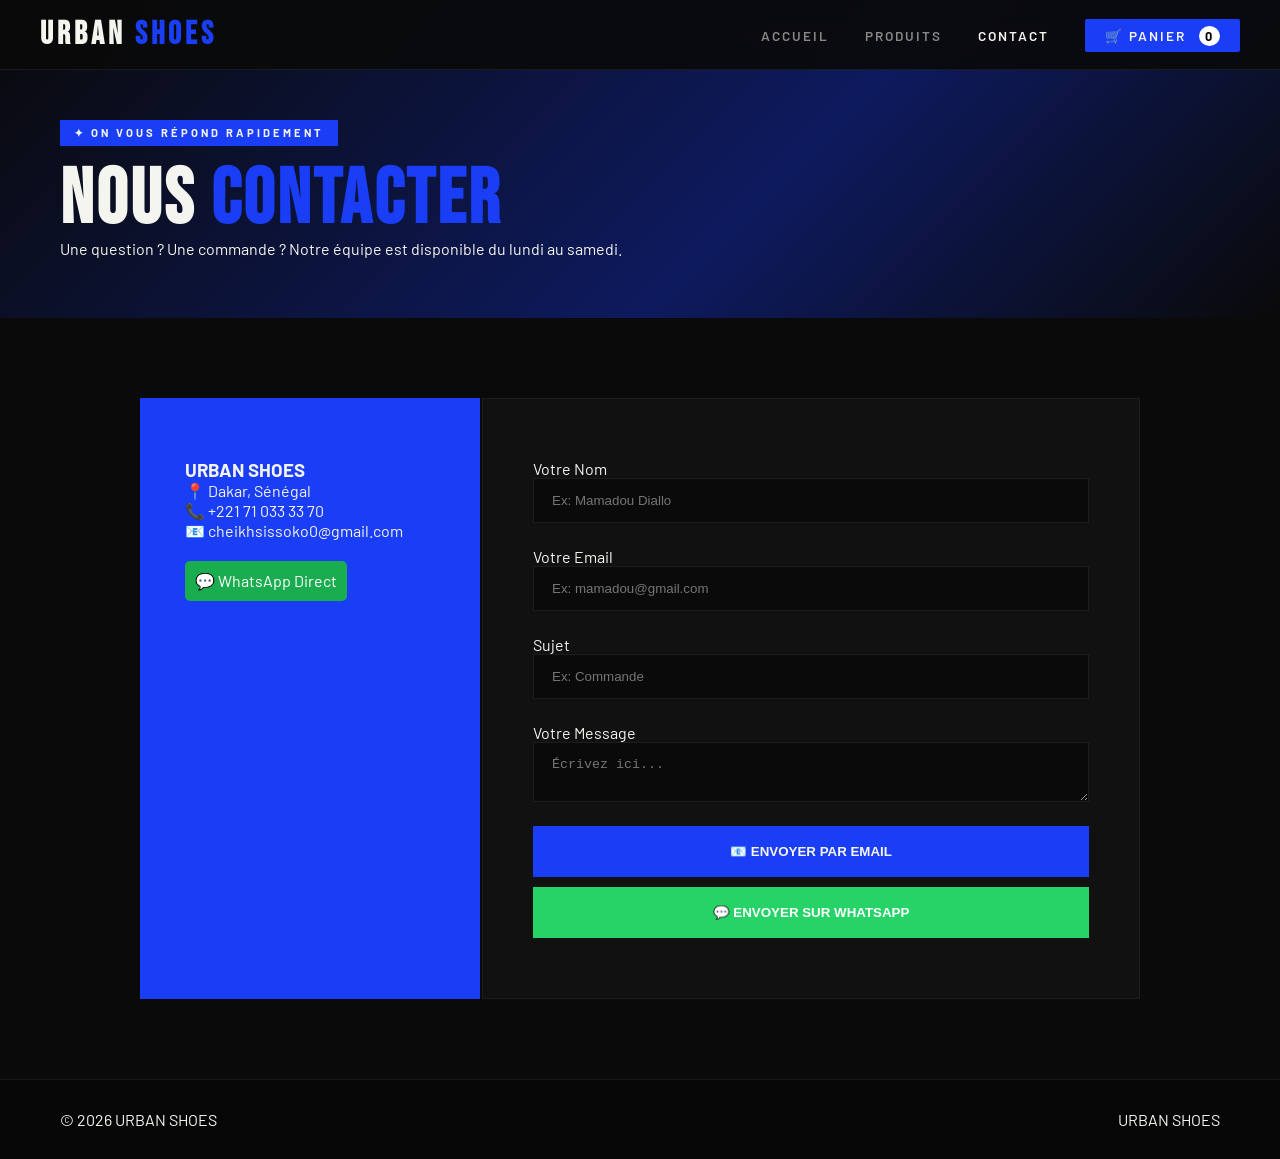
<file: pages/contact.html>
<!DOCTYPE html>
<html lang="fr">
<head>
    <meta charset="UTF-8">
    <meta name="viewport" content="width=device-width, initial-scale=1.0">
    <title>Contact | URBAN SHOES</title>
    <link href="https://fonts.googleapis.com/css2?family=Bebas+Neue&family=Barlow:wght@300;400;600;700&display=swap" rel="stylesheet">
    <style>
        :root {
            --black: #0a0a0a;
            --white: #f5f5f0;
            --blue: #1a3ef5;
            --blue-dark: #0f26c0;
            --accent: #ff2d2d;
            --gray: #888;
        }

        * { margin: 0; padding: 0; box-sizing: border-box; }

        body {
            font-family: 'Barlow', sans-serif;
            background: var(--black);
            color: var(--white);
            overflow-x: hidden;
            min-height: 100vh;
        }

        header {
            position: fixed;
            top: 0; left: 0; right: 0;
            z-index: 100;
            display: flex;
            align-items: center;
            justify-content: space-between;
            padding: 0 40px;
            height: 70px;
            background: rgba(10,10,10,0.92);
            backdrop-filter: blur(12px);
            border-bottom: 1px solid rgba(255,255,255,0.07);
        }

        header h1 { font-family: 'Bebas Neue', sans-serif; font-size: 2rem; letter-spacing: 4px; }
        header h1 span { color: var(--blue); }
        nav ul { display: flex; gap: 36px; list-style: none; }
        nav a { text-decoration: none; color: var(--gray); font-size: 0.85rem; font-weight: 600; letter-spacing: 2px; text-transform: uppercase; transition: color 0.2s; }
        nav a:hover, nav a.active { color: var(--white); }
        .nav-panier { background: var(--blue); color: var(--white) !important; padding: 8px 20px; border-radius: 2px; }

        /* HAMBURGER */
        .hamburger {
            display: none;
            flex-direction: column;
            gap: 5px;
            cursor: pointer;
            padding: 4px;
            z-index: 200;
        }
        .hamburger span {
            display: block;
            width: 26px;
            height: 2px;
            background: var(--white);
            transition: all 0.3s ease;
        }
        .hamburger.open span:nth-child(1) { transform: translateY(7px) rotate(45deg); }
        .hamburger.open span:nth-child(2) { opacity: 0; }
        .hamburger.open span:nth-child(3) { transform: translateY(-7px) rotate(-45deg); }

        /* MOBILE MENU */
        .mobile-menu {
            display: none;
            position: fixed;
            top: 70px;
            left: 0; right: 0;
            background: rgba(10,10,10,0.98);
            backdrop-filter: blur(20px);
            padding: 20px 0;
            z-index: 99;
            flex-direction: column;
        }
        .mobile-menu.open { display: flex; }
        .mobile-menu a {
            text-decoration: none;
            color: var(--gray);
            font-size: 1rem;
            font-weight: 600;
            letter-spacing: 3px;
            text-transform: uppercase;
            padding: 16px 30px;
            border-bottom: 1px solid rgba(255,255,255,0.05);
        }
        .mobile-menu .mobile-panier {
            margin: 16px 30px 6px;
            background: var(--blue);
            color: var(--white) !important;
            text-align: center;
            padding: 16px;
            border-radius: 2px;
        }

        .page-hero {
            padding: 120px 60px 60px;
            background: linear-gradient(135deg, #0a0a0a 0%, #0d1a5e 60%, #0a0a0a 100%);
            position: relative;
            overflow: hidden;
        }
        .page-hero-content { position: relative; z-index: 1; }
        .page-tag { display: inline-block; background: var(--blue); color: var(--white); font-size: 0.7rem; font-weight: 700; letter-spacing: 3px; text-transform: uppercase; padding: 6px 14px; margin-bottom: 16px; }
        .page-hero h2 { font-family: 'Bebas Neue', sans-serif; font-size: clamp(3rem, 6vw, 5rem); letter-spacing: 3px; line-height: 1; }
        .page-hero h2 span { color: var(--blue); }

        .contact-section { padding: 80px 60px; display: flex; justify-content: center; }
        .contact-wrapper { display: flex; width: 100%; max-width: 1000px; gap: 2px; }
        .contact-info { background: var(--blue); padding: 60px 45px; width: 340px; min-width: 340px; position: relative; overflow: hidden; }
        .contact-form { background: #111; padding: 60px 50px; flex: 1; border: 1px solid rgba(255,255,255,0.05); }

        .form-group { margin-bottom: 24px; }
        .form-group input, .form-group textarea { display: block; width: 100%; padding: 14px 18px; background: #0a0a0a; border: 1px solid rgba(255,255,255,0.08); color: var(--white); outline: none; }
        .btns-envoyer { display: flex; flex-direction: column; gap: 10px; }
        .btn-envoyer { width: 100%; padding: 16px; border: 2px solid; font-weight: 700; text-transform: uppercase; cursor: pointer; }
        .btn-email { background: var(--blue); color: var(--white); border-color: var(--blue); }
        .btn-whatsapp { background: #25D366; color: #fff; border-color: #25D366; }

        footer { background: #060606; border-top: 1px solid rgba(255,255,255,0.07); padding: 30px 60px; display: flex; align-items: center; justify-content: space-between; }
        
        #cart-count { background-color: white; color: black; font-weight: bold; padding: 2px 6px; border-radius: 50%; margin-left: 8px; font-size: 0.8rem; }

        @media (max-width: 900px) {
            header { padding: 0 20px; }
            nav { display: none; }
            .hamburger { display: flex; }
            .contact-wrapper { flex-direction: column; }
            .contact-info { width: 100%; min-width: unset; }
        }
    </style>
</head>
<body>

    <header>
        <h1>URBAN <span>SHOES</span></h1>
        <nav>
            <ul>
                <li><a href="../index.html">Accueil</a></li>
                <li><a href="produits.html">Produits</a></li>
                <li><a href="contact.html" class="active">Contact</a></li>
                <li><a href="panier.html" class="nav-panier">🛒 Panier <span id="cart-count">0</span></a></li>
            </ul>
        </nav>
        <div class="hamburger" id="hamburger" onclick="toggleMenu()">
            <span></span>
            <span></span>
            <span></span>
        </div>
    </header>

    <div class="mobile-menu" id="mobileMenu">
        <a href="../index.html">Accueil</a>
        <a href="produits.html">Produits</a>
        <a href="contact.html" class="active">Contact</a>
        <a href="panier.html" class="mobile-panier">🛒 Panier</a>
    </div>

    <div class="page-hero">
        <div class="page-hero-content">
            <span class="page-tag">✦ On vous répond rapidement</span>
            <h2>Nous <span>Contacter</span></h2>
            <p>Une question ? Une commande ? Notre équipe est disponible du lundi au samedi.</p>
        </div>
    </div>

    <section class="contact-section">
        <div class="contact-wrapper">
            <div class="contact-info">
                <h3>URBAN SHOES</h3>
                <p>📍 Dakar, Sénégal</p>
                <p>📞 +221 71 033 33 70</p>
                <p>📧 cheikhsissoko0@gmail.com</p>
                <div style="margin-top: 20px;">
                    <a href="https://wa.me/221710333370" target="_blank" style="color: white; text-decoration: none; background: #1aad50; padding: 10px; border-radius: 5px; display: inline-block;">💬 WhatsApp Direct</a>
                </div>
            </div>

            <div class="contact-form">
                <div class="form-group">
                    <label>Votre Nom</label>
                    <input id="nom" type="text" placeholder="Ex: Mamadou Diallo">
                </div>
                <div class="form-group">
                    <label>Votre Email</label>
                    <input id="email" type="email" placeholder="Ex: mamadou@gmail.com">
                </div>
                <div class="form-group">
                    <label>Sujet</label>
                    <input id="sujet" type="text" placeholder="Ex: Commande">
                </div>
                <div class="form-group">
                    <label>Votre Message</label>
                    <textarea id="message" placeholder="Écrivez ici..."></textarea>
                </div>

                <div class="btns-envoyer">
                    <button class="btn-envoyer btn-email" onclick="envoyerEmail()">📧 Envoyer par Email</button>
                    <button class="btn-envoyer btn-whatsapp" onclick="envoyerWhatsApp()">💬 Envoyer sur WhatsApp</button>
                </div>
                <div id="succes" style="display:none; color: #4ade80; margin-top: 10px;"></div>
            </div>
        </div>
    </section>

    <footer>
        <p>&copy; 2026 URBAN SHOES</p>
        <span class="footer-logo">URBAN SHOES</span>
    </footer>

    <script>
        function toggleMenu() {
            document.getElementById('mobileMenu').classList.toggle('open');
            document.getElementById('hamburger').classList.toggle('open');
        }

        function updateCartBadge() {
            const panier = JSON.parse(localStorage.getItem('panier')) || [];
            document.getElementById('cart-count').innerText = panier.length;
        }

        window.onload = updateCartBadge;

        const FORMSPREE_URL = 'https://formspree.io/f/xzdjzvpz';
        const WHATSAPP_NUM = '221710333370';

        function valider() {
            const nom = document.getElementById('nom').value;
            const email = document.getElementById('email').value;
            const sujet = document.getElementById('sujet').value;
            const message = document.getElementById('message').value;
            if(!nom || !email || !sujet || !message) { alert('Remplissez tout !'); return null; }
            return {nom, email, sujet, message};
        }

        async function envoyerEmail() {
            const d = valider(); if(!d) return;
            const res = await fetch(FORMSPREE_URL, {
                method: 'POST',
                headers: {'Content-Type': 'application/json'},
                body: JSON.stringify(d)
            });
            if(res.ok) alert('Email envoyé !');
        }

        function envoyerWhatsApp() {
            const d = valider(); if(!d) return;
            const texte = `Nom: ${d.nom}\nMessage: ${d.message}`;
            window.open(`https://wa.me/${WHATSAPP_NUM}?text=${encodeURIComponent(texte)}`, '_blank');
        }
    </script>
</body>
</html>
</file>
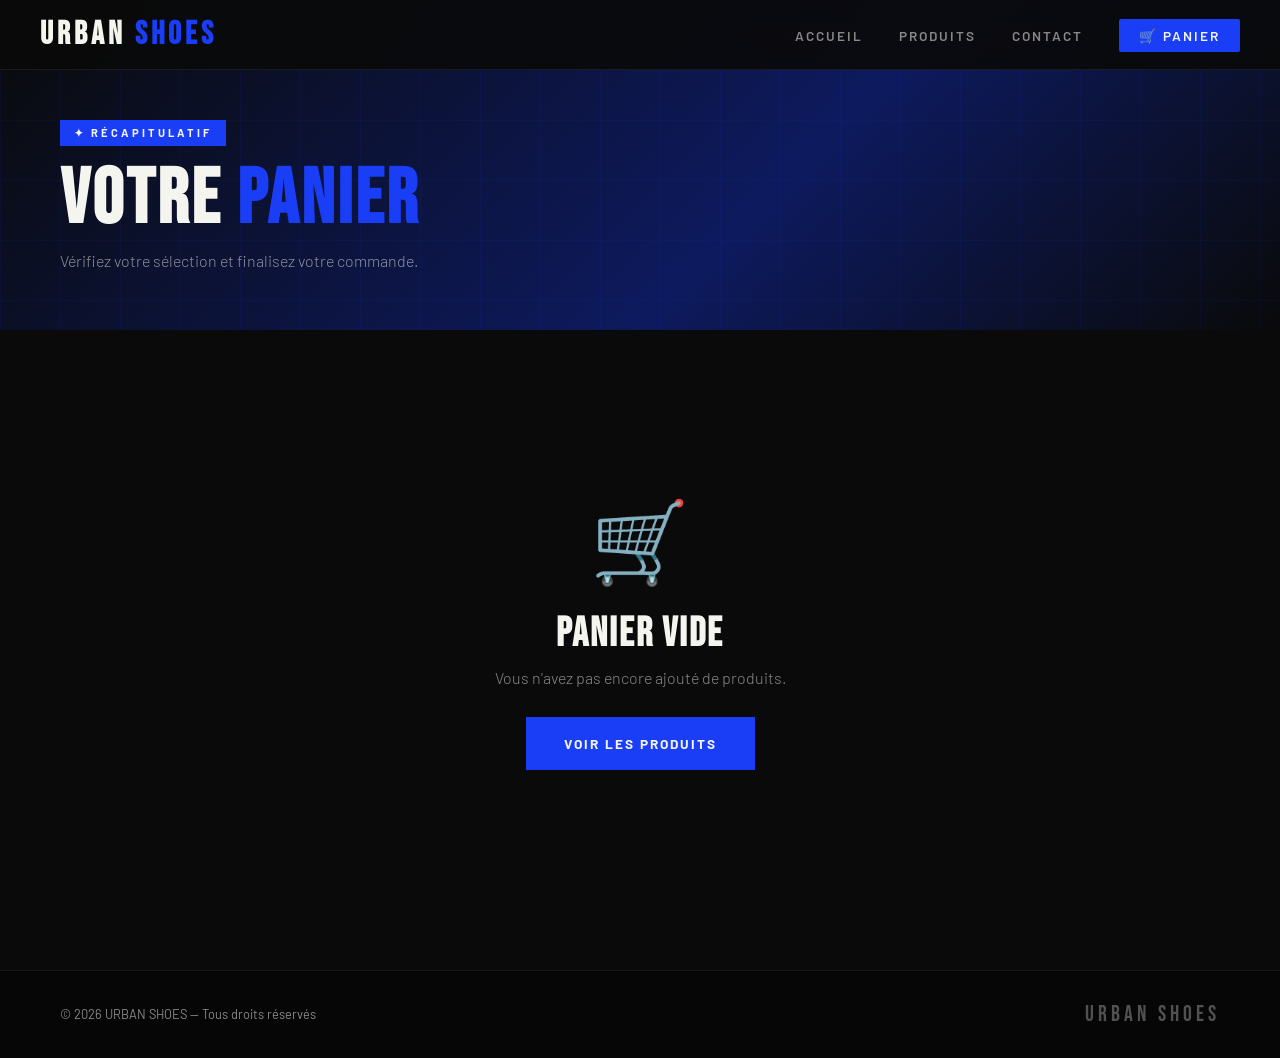
<file: pages/panier.html>
<!DOCTYPE html>
<html lang="fr">
<head>
    <meta charset="UTF-8">
    <meta name="viewport" content="width=device-width, initial-scale=1.0">
    <title>Panier | URBAN SHOES</title>
    <link href="https://fonts.googleapis.com/css2?family=Bebas+Neue&family=Barlow:wght@300;400;600;700&display=swap" rel="stylesheet">
    <style>
        :root {
            --black: #0a0a0a;
            --white: #f5f5f0;
            --blue: #1a3ef5;
            --blue-dark: #0f26c0;
            --accent: #ff2d2d;
            --gray: #888;
            --card: #111;
        }

        * { margin: 0; padding: 0; box-sizing: border-box; }

        body {
            font-family: 'Barlow', sans-serif;
            background: var(--black);
            color: var(--white);
            overflow-x: hidden;
            min-height: 100vh;
        }

        header {
            position: fixed;
            top: 0; left: 0; right: 0;
            z-index: 100;
            display: flex;
            align-items: center;
            justify-content: space-between;
            padding: 0 40px;
            height: 70px;
            background: rgba(10,10,10,0.92);
            backdrop-filter: blur(12px);
            border-bottom: 1px solid rgba(255,255,255,0.07);
        }

        header h1 { font-family: 'Bebas Neue', sans-serif; font-size: 2rem; letter-spacing: 4px; }
        header h1 span { color: var(--blue); }
        nav ul { display: flex; gap: 36px; list-style: none; }
        nav a { text-decoration: none; color: var(--gray); font-size: 0.85rem; font-weight: 600; letter-spacing: 2px; text-transform: uppercase; transition: color 0.2s; }
        nav a:hover, nav a.active { color: var(--white); }
        .nav-panier { background: var(--blue); color: var(--white) !important; padding: 8px 20px; border-radius: 2px; }
        .nav-panier:hover { background: var(--blue-dark) !important; }

        .page-hero {
            padding: 120px 60px 60px;
            background: linear-gradient(135deg, #0a0a0a 0%, #0d1a5e 60%, #0a0a0a 100%);
            position: relative;
            overflow: hidden;
        }

        .page-hero::before {
            content: '';
            position: absolute;
            inset: 0;
            background-image:
                linear-gradient(rgba(26,62,245,0.07) 1px, transparent 1px),
                linear-gradient(90deg, rgba(26,62,245,0.07) 1px, transparent 1px);
            background-size: 60px 60px;
        }

        .page-hero-content { position: relative; z-index: 1; }
        .page-tag { display: inline-block; background: var(--blue); color: var(--white); font-size: 0.7rem; font-weight: 700; letter-spacing: 3px; text-transform: uppercase; padding: 6px 14px; margin-bottom: 16px; }
        .page-hero h2 { font-family: 'Bebas Neue', sans-serif; font-size: clamp(3rem, 6vw, 5rem); letter-spacing: 3px; line-height: 1; }
        .page-hero h2 span { color: var(--blue); }
        .page-hero p { color: rgba(245,245,240,0.55); font-size: 1rem; margin-top: 12px; font-weight: 300; }

        .panier-section { padding: 60px; max-width: 1100px; margin: 0 auto; }

        .panier-vide { text-align: center; padding: 100px 20px; animation: fadeUp 0.6s ease both; }
        .panier-vide .icon { font-size: 5rem; margin-bottom: 20px; }
        .panier-vide h3 { font-family: 'Bebas Neue', sans-serif; font-size: 2.5rem; letter-spacing: 2px; margin-bottom: 10px; }
        .panier-vide p { color: var(--gray); font-size: 1rem; margin-bottom: 30px; font-weight: 300; }
        .btn-primary { display: inline-block; background: var(--blue); color: var(--white); text-decoration: none; font-size: 0.85rem; font-weight: 700; letter-spacing: 2px; text-transform: uppercase; padding: 16px 36px; border: 2px solid var(--blue); transition: background 0.2s, color 0.2s, transform 0.2s; }
        .btn-primary:hover { background: transparent; color: var(--blue); transform: translateY(-2px); }

        .panier-layout { display: grid; grid-template-columns: 1fr 380px; gap: 30px; animation: fadeUp 0.6s ease both; }

        @keyframes fadeUp {
            from { opacity: 0; transform: translateY(20px); }
            to   { opacity: 1; transform: translateY(0); }
        }

        .panier-items { display: flex; flex-direction: column; gap: 2px; }
        .panier-item { display: flex; align-items: center; gap: 20px; padding: 20px; background: var(--card); border: 1px solid rgba(255,255,255,0.05); transition: border-color 0.2s; }
        .panier-item:hover { border-color: rgba(26,62,245,0.3); }
        .panier-item img { width: 90px; height: 90px; object-fit: cover; background: #1a1a1a; flex-shrink: 0; }
        .item-info { flex: 1; }
        .item-marque { font-size: 0.65rem; letter-spacing: 3px; text-transform: uppercase; color: var(--blue); font-weight: 700; margin-bottom: 4px; }
        .item-nom { font-family: 'Bebas Neue', sans-serif; font-size: 1.2rem; letter-spacing: 1px; margin-bottom: 6px; }
        .item-prix { font-size: 1rem; font-weight: 700; color: var(--white); }
        .item-qte { display: flex; align-items: center; gap: 12px; }
        .qte-btn { width: 30px; height: 30px; background: #1a1a1a; border: 1px solid rgba(255,255,255,0.1); color: var(--white); font-size: 1rem; cursor: pointer; display: flex; align-items: center; justify-content: center; transition: background 0.2s; }
        .qte-btn:hover { background: var(--blue); border-color: var(--blue); }
        .qte-num { font-family: 'Bebas Neue', sans-serif; font-size: 1.2rem; min-width: 24px; text-align: center; }
        .item-suppr { background: transparent; border: none; color: var(--gray); font-size: 1.1rem; cursor: pointer; padding: 8px; transition: color 0.2s; }
        .item-suppr:hover { color: var(--accent); }

        .panier-resume { background: var(--card); border: 1px solid rgba(255,255,255,0.05); padding: 36px 30px; height: fit-content; position: sticky; top: 90px; }
        .resume-title { font-family: 'Bebas Neue', sans-serif; font-size: 1.8rem; letter-spacing: 2px; margin-bottom: 24px; padding-bottom: 16px; border-bottom: 1px solid rgba(255,255,255,0.08); }
        .resume-line { display: flex; justify-content: space-between; margin-bottom: 12px; font-size: 0.9rem; color: var(--gray); }
        .resume-total { display: flex; justify-content: space-between; margin-top: 20px; padding-top: 20px; border-top: 1px solid rgba(255,255,255,0.08); font-family: 'Bebas Neue', sans-serif; font-size: 1.5rem; letter-spacing: 1px; }
        .resume-total span:last-child { color: var(--blue); }

        .paiement-title { font-family: 'Bebas Neue', sans-serif; font-size: 1.2rem; letter-spacing: 2px; margin: 28px 0 14px; }

        .mode-btn { display: flex; align-items: center; gap: 14px; width: 100%; padding: 12px 16px; background: #0a0a0a; border: 1px solid rgba(255,255,255,0.08); color: var(--white); cursor: pointer; margin-bottom: 8px; transition: border-color 0.2s, background 0.2s; font-family: 'Barlow', sans-serif; text-align: left; }
        .mode-btn:hover, .mode-btn.selected { border-color: var(--blue); background: rgba(26,62,245,0.08); }
        .mode-logo { width: 60px; height: 60px; object-fit: contain; border-radius: 8px; flex-shrink: 0; background: #fff; padding: 4px; }
        .mode-label { font-size: 0.85rem; font-weight: 700; }
        .mode-sub { font-size: 0.72rem; color: var(--gray); }

        .form-paiement { display: none; margin-top: 16px; }
        .form-paiement input { display: block; width: 100%; padding: 12px 14px; background: #0a0a0a; border: 1px solid rgba(255,255,255,0.08); color: var(--white); font-family: 'Barlow', sans-serif; font-size: 0.9rem; margin-bottom: 10px; outline: none; transition: border-color 0.2s; }
        .form-paiement input:focus { border-color: var(--blue); }
        .form-paiement input::placeholder { color: rgba(255,255,255,0.2); }

        /* ── GPS BOUTON ── */
        .gps-bloc {
            display: flex;
            gap: 8px;
            margin-bottom: 10px;
        }

        .gps-bloc input {
            flex: 1;
            margin-bottom: 0 !important;
        }

        .btn-gps {
            padding: 0 14px;
            background: var(--blue);
            color: #fff;
            border: none;
            cursor: pointer;
            font-size: 1.2rem;
            border-radius: 2px;
            transition: background 0.2s;
            flex-shrink: 0;
            display: flex;
            align-items: center;
            justify-content: center;
        }

        .btn-gps:hover { background: var(--blue-dark); }

        .btn-gps.loading { background: var(--gray); cursor: wait; }

        .gps-status {
            font-size: 0.75rem;
            margin-bottom: 10px;
            padding: 8px 12px;
            border-radius: 2px;
            display: none;
        }

        .gps-status.ok { background: rgba(22,163,74,0.15); border: 1px solid rgba(22,163,74,0.3); color: #4ade80; display: block; }
        .gps-status.err { background: rgba(255,45,45,0.1); border: 1px solid rgba(255,45,45,0.3); color: #ff6b6b; display: block; }

        .btn-wave-payer { display: flex; align-items: center; justify-content: center; gap: 10px; width: 100%; padding: 14px; background: #00AAFF; color: #fff; border: none; font-family: 'Barlow', sans-serif; font-size: 0.95rem; font-weight: 700; letter-spacing: 1px; text-transform: uppercase; cursor: pointer; margin-top: 6px; transition: background 0.2s, transform 0.2s; border-radius: 2px; }
        .btn-wave-payer:hover { background: #0088cc; transform: translateY(-2px); }
        .btn-wave-payer img { width: 26px; height: 26px; object-fit: contain; border-radius: 4px; }

        .info-montant { background: rgba(26,62,245,0.1); border: 1px solid rgba(26,62,245,0.25); padding: 12px 14px; margin-bottom: 12px; font-size: 0.82rem; color: rgba(245,245,240,0.75); line-height: 1.5; }
        .info-montant strong { color: var(--white); }

        .btn-vider { display: block; width: 100%; padding: 12px; background: transparent; color: var(--gray); border: 1px solid rgba(255,255,255,0.08); font-family: 'Barlow', sans-serif; font-size: 0.75rem; font-weight: 600; letter-spacing: 2px; text-transform: uppercase; cursor: pointer; margin-top: 10px; transition: color 0.2s, border-color 0.2s; }
        .btn-vider:hover { color: var(--accent); border-color: var(--accent); }

        .succes-msg { display: none; margin-top: 16px; padding: 20px; background: rgba(22,163,74,0.12); border: 1px solid rgba(22,163,74,0.35); text-align: center; }
        .succes-msg .succes-icon { font-size: 2rem; margin-bottom: 8px; }
        .succes-msg h4 { font-family: 'Bebas Neue', sans-serif; font-size: 1.5rem; letter-spacing: 2px; color: #4ade80; margin-bottom: 6px; }
        .succes-msg p { font-size: 0.85rem; color: rgba(245,245,240,0.65); font-weight: 300; }

        footer { background: #060606; border-top: 1px solid rgba(255,255,255,0.07); padding: 30px 60px; display: flex; align-items: center; justify-content: space-between; margin-top: 40px; }
        footer p { font-size: 0.8rem; color: var(--gray); }
        .footer-logo { font-family: 'Bebas Neue', sans-serif; font-size: 1.4rem; letter-spacing: 4px; color: rgba(255,255,255,0.3); }

        @media (max-width: 900px) { .panier-layout { grid-template-columns: 1fr; } .panier-resume { position: static; } }
        @media (max-width: 768px) { header { padding: 0 20px; } header h1 { font-size: 1.4rem; } nav ul { gap: 16px; } .nav-panier { display: none; } .page-hero { padding: 100px 24px 40px; } .panier-section { padding: 40px 16px; } footer { padding: 24px 20px; flex-direction: column; gap: 12px; text-align: center; } }
    </style>
</head>
<body>

    <header>
        <h1>URBAN <span>SHOES</span></h1>
        <nav>
            <ul>
                <li><a href="accueil.html">Accueil</a></li>
                <li><a href="produits.html">Produits</a></li>
                <li><a href="contact.html">Contact</a></li>
                <li><a href="panier.html" class="nav-panier active">🛒 Panier</a></li>
            </ul>
        </nav>
    </header>

    <div class="page-hero">
        <div class="page-hero-content">
            <span class="page-tag">✦ Récapitulatif</span>
            <h2>Votre <span>Panier</span></h2>
            <p>Vérifiez votre sélection et finalisez votre commande.</p>
        </div>
    </div>

    <section class="panier-section">
        <div id="contenu"></div>
    </section>

    <footer>
        <p>&copy; 2026 URBAN SHOES — Tous droits réservés</p>
        <span class="footer-logo">URBAN SHOES</span>
    </footer>

    <script>
        const WAVE_LINK = 'https://pay.wave.com/m/M_sn_3ggdYEonnkqN/c/sn/';

        let panierData = localStorage.getItem('panier');
        let panier = panierData ? JSON.parse(panierData) : [];

        function rendu() {
            const contenu = document.getElementById('contenu');
            panier = panier.map(item => ({
                nom: item.nom || item.name || 'Produit',
                prix: item.prix || item.price || 23000,
                qte: item.qte || item.quantite || 1
            }));
            localStorage.setItem('panier', JSON.stringify(panier));

            if (panier.length === 0) {
                contenu.innerHTML = `
                <div class="panier-vide">
                    <div class="icon">🛒</div>
                    <h3>Panier vide</h3>
                    <p>Vous n'avez pas encore ajouté de produits.</p>
                    <a href="produits.html" class="btn-primary">Voir les produits</a>
                </div>`;
                return;
            }

            let total = 0;
            let itemsHTML = '';

            panier.forEach((item, i) => {
                total += item.prix * item.qte;
                itemsHTML += `
                <div class="panier-item">
                    <img src="../images/chaussure${i+1}.jpeg" alt="${item.nom}" onerror="this.src='../images/a23.jpeg'">
                    <div class="item-info">
                        <p class="item-marque">Urban Shoes</p>
                        <p class="item-nom">${item.nom}</p>
                        <p class="item-prix">${item.prix.toLocaleString()} Fr CFA</p>
                    </div>
                    <div class="item-qte">
                        <button class="qte-btn" onclick="changerQte(${i}, -1)">−</button>
                        <span class="qte-num">${item.qte}</span>
                        <button class="qte-btn" onclick="changerQte(${i}, 1)">+</button>
                    </div>
                    <button class="item-suppr" onclick="supprimer(${i})">✕</button>
                </div>`;
            });

            const totalFormate = total.toLocaleString();

            contenu.innerHTML = `
            <div class="panier-layout">
                <div class="panier-items">${itemsHTML}</div>
                <div class="panier-resume">
                    <h3 class="resume-title">Résumé</h3>
                    <div class="resume-line"><span>Articles (${panier.length})</span><span>${totalFormate} Fr CFA</span></div>
                    <div class="resume-line"><span>Livraison</span><span style="color:#4ade80">Gratuite</span></div>
                    <div class="resume-total"><span>Total</span><span>${totalFormate} Fr CFA</span></div>

                    <p class="paiement-title">Mode de Paiement</p>

                    <button class="mode-btn" id="btn-wave" onclick="choisir('wave')">
                        <img class="mode-logo" src="../images/wave.jpeg" alt="Wave">
                        <div>
                            <p class="mode-label" style="color:#00AAFF;">Wave</p>
                            <p class="mode-sub">Paiement instantané via Wave</p>
                        </div>
                    </button>

                    <div class="form-paiement" id="form-wave">
                        <div class="info-montant">
                            ✅ Vous allez être redirigé vers <strong>Wave</strong> pour payer <strong>${totalFormate} Fr CFA</strong> en toute sécurité.
                        </div>

                        <input id="nom-wave" type="text" placeholder="Votre nom complet">
                        <input id="tel-wave" type="tel" placeholder="Votre numéro de téléphone">

                        <!-- CHAMP ADRESSE + BOUTON GPS -->
                        <div class="gps-bloc">
                            <input id="adresse-wave" type="text" placeholder="Adresse de livraison">
                            <button class="btn-gps" id="btn-gps" onclick="detecterPosition()" title="Détecter ma position GPS">📍</button>
                        </div>
                        <div class="gps-status" id="gps-status"></div>

                        <button class="btn-wave-payer" onclick="payerWave(${total})">
                            <img src="../images/wave.jpeg" alt="Wave">
                            Payer ${totalFormate} Fr CFA avec Wave
                        </button> 
                    </div>

                    <div class="succes-msg" id="succes">
                        <div class="succes-icon">🎉</div>
                        <h4>Commande Confirmée !</h4>
                        <p id="msg-succes"></p>
                    </div>

                    <button class="btn-vider" onclick="vider()">🗑️ &nbsp;Vider le panier</button>
                </div>
            </div>`;
        }

        // ══════════════════════════════════════════
        //  GPS — Détection automatique de position
        // ══════════════════════════════════════════
        function detecterPosition() {
            const btn    = document.getElementById('btn-gps');
            const status = document.getElementById('gps-status');
            const input  = document.getElementById('adresse-wave');

            if (!navigator.geolocation) {
                status.className = 'gps-status err';
                status.textContent = '❌ GPS non supporté sur ce navigateur.';
                return;
            }

            btn.classList.add('loading');
            btn.textContent = '⏳';
            status.className = 'gps-status';
            status.textContent = '';

            navigator.geolocation.getCurrentPosition(
                async (pos) => {
                    const lat = pos.coords.latitude;
                    const lng = pos.coords.longitude;

                    // Reverse geocoding gratuit avec OpenStreetMap (pas besoin de clé API)
                    try {
                        const res = await fetch(`https://nominatim.openstreetmap.org/reverse?lat=${lat}&lon=${lng}&format=json`);
                        const data = await res.json();
                        const adresse = data.display_name || `${lat}, ${lng}`;
                        input.value = adresse;
                        status.className = 'gps-status ok';
                        status.textContent = '✅ Position détectée avec succès !';
                    } catch (e) {
                        input.value = `${lat}, ${lng}`;
                        status.className = 'gps-status ok';
                        status.textContent = '✅ Coordonnées GPS récupérées !';
                    }

                    btn.classList.remove('loading');
                    btn.textContent = '📍';
                },
                (err) => {
                    btn.classList.remove('loading');
                    btn.textContent = '📍';
                    status.className = 'gps-status err';
                    if (err.code === 1) {
                        status.textContent = '❌ Accès GPS refusé. Autorisez la localisation dans votre navigateur.';
                    } else {
                        status.textContent = '❌ Impossible de détecter la position. Entrez l\'adresse manuellement.';
                    }
                },
                { timeout: 10000, enableHighAccuracy: true }
            );
        }

        function choisir(mode) {
            document.querySelectorAll('.mode-btn').forEach(b => b.classList.remove('selected'));
            document.querySelectorAll('.form-paiement').forEach(f => f.style.display = 'none');
            document.getElementById('btn-' + mode).classList.add('selected');
            document.getElementById('form-' + mode).style.display = 'block';
        }

        function payerWave(total) {
            const nom     = document.getElementById('nom-wave').value.trim();
            const tel     = document.getElementById('tel-wave').value.trim();
            const adresse = document.getElementById('adresse-wave').value.trim();
            if (!nom || !tel || !adresse) { alert('⚠️ Veuillez remplir tous les champs avant de payer !'); return; }
            localStorage.setItem('derniereCommande', JSON.stringify({ nom, tel, adresse, total, articles: panier, mode: 'Wave', date: new Date().toLocaleString() }));
            localStorage.removeItem('panier');
            panier = [];
            window.location.href = `${WAVE_LINK}?amount=${total}`;
        }

        function changerQte(i, delta) {
            panier[i].qte += delta;
            if (panier[i].qte <= 0) panier.splice(i, 1);
            localStorage.setItem('panier', JSON.stringify(panier));
            rendu();
        }

        function supprimer(i) {
            panier.splice(i, 1);
            localStorage.setItem('panier', JSON.stringify(panier));
            rendu();
        }

        function vider() {
            if (confirm('Vider le panier ?')) { localStorage.removeItem('panier'); panier = []; rendu(); }
        }

        rendu();
    </script>
    <script>
(function() {
  const API = 'https://script.google.com/macros/s/AKfycbzkzSKIx9EHEkj3dMEN8xxXlJlGDEJf3TU0IihoR-jzOgkhhhGcvQEMoGr85_KykvYJ/exec';
  const pages = {
    'accueil.html': 'Accueil',
    'produits.html': 'Produits',
    'contact.html': 'Contact',
    'panier.html': 'Panier'
  };
  const url = window.location.pathname;
  const pageName = Object.entries(pages).find(([k]) => url.includes(k))?.[1] || 'Accueil';
  const isMobile = /Android|iPhone|iPad|iPod/i.test(navigator.userAgent) ? 'Mobile' : 'Ordinateur';
  const nav = navigator.userAgent.includes('Chrome') ? 'Chrome'
    : navigator.userAgent.includes('Firefox') ? 'Firefox'
    : navigator.userAgent.includes('Safari') ? 'Safari'
    : navigator.userAgent.includes('Edge') ? 'Edge' : 'Autre';
  const now = new Date();
  fetch(API, {
    method: 'POST',
    body: JSON.stringify({
      date: now.toLocaleDateString('fr-FR'),
      heure: now.toLocaleTimeString('fr-FR', {hour:'2-digit', minute:'2-digit'}),
      page: pageName,
      appareil: isMobile,
      navigateur: nav
    })
  }).catch(()=>{});
})();
</script>

</body>
</html>
</file>
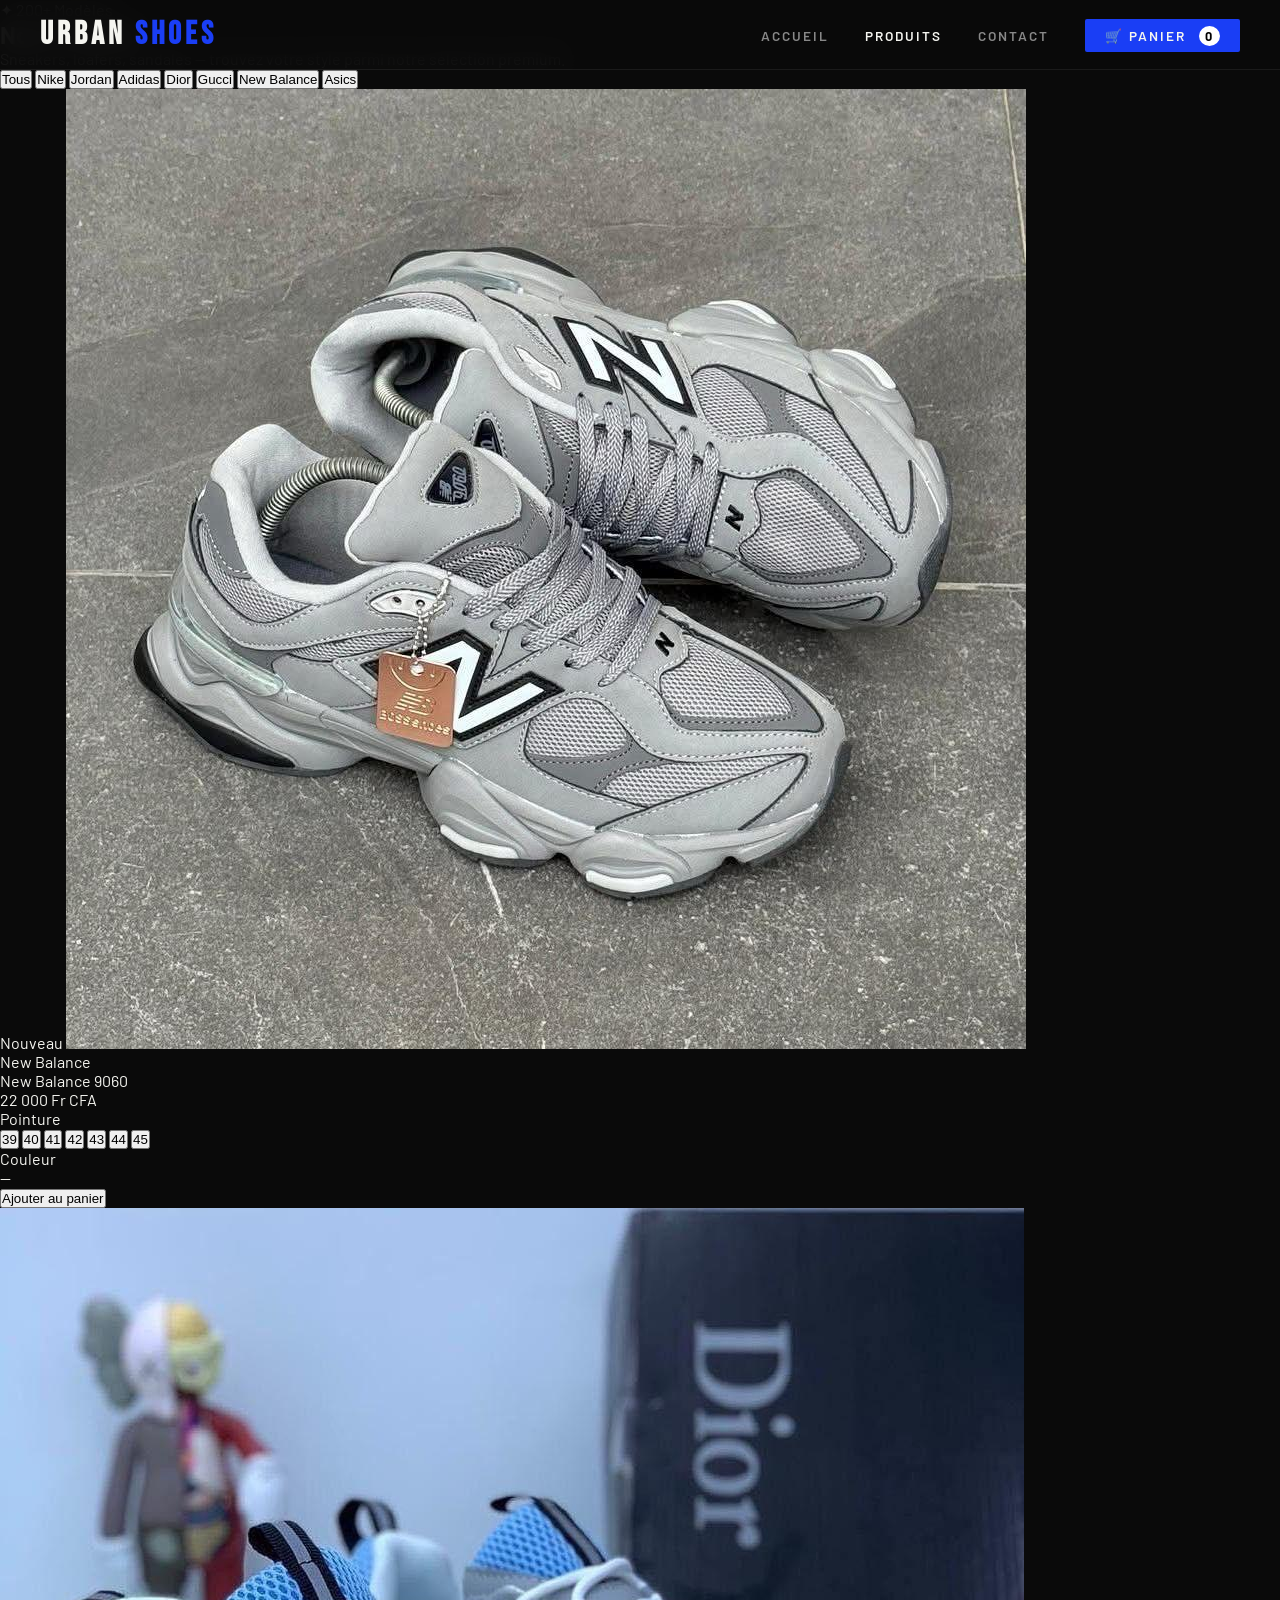
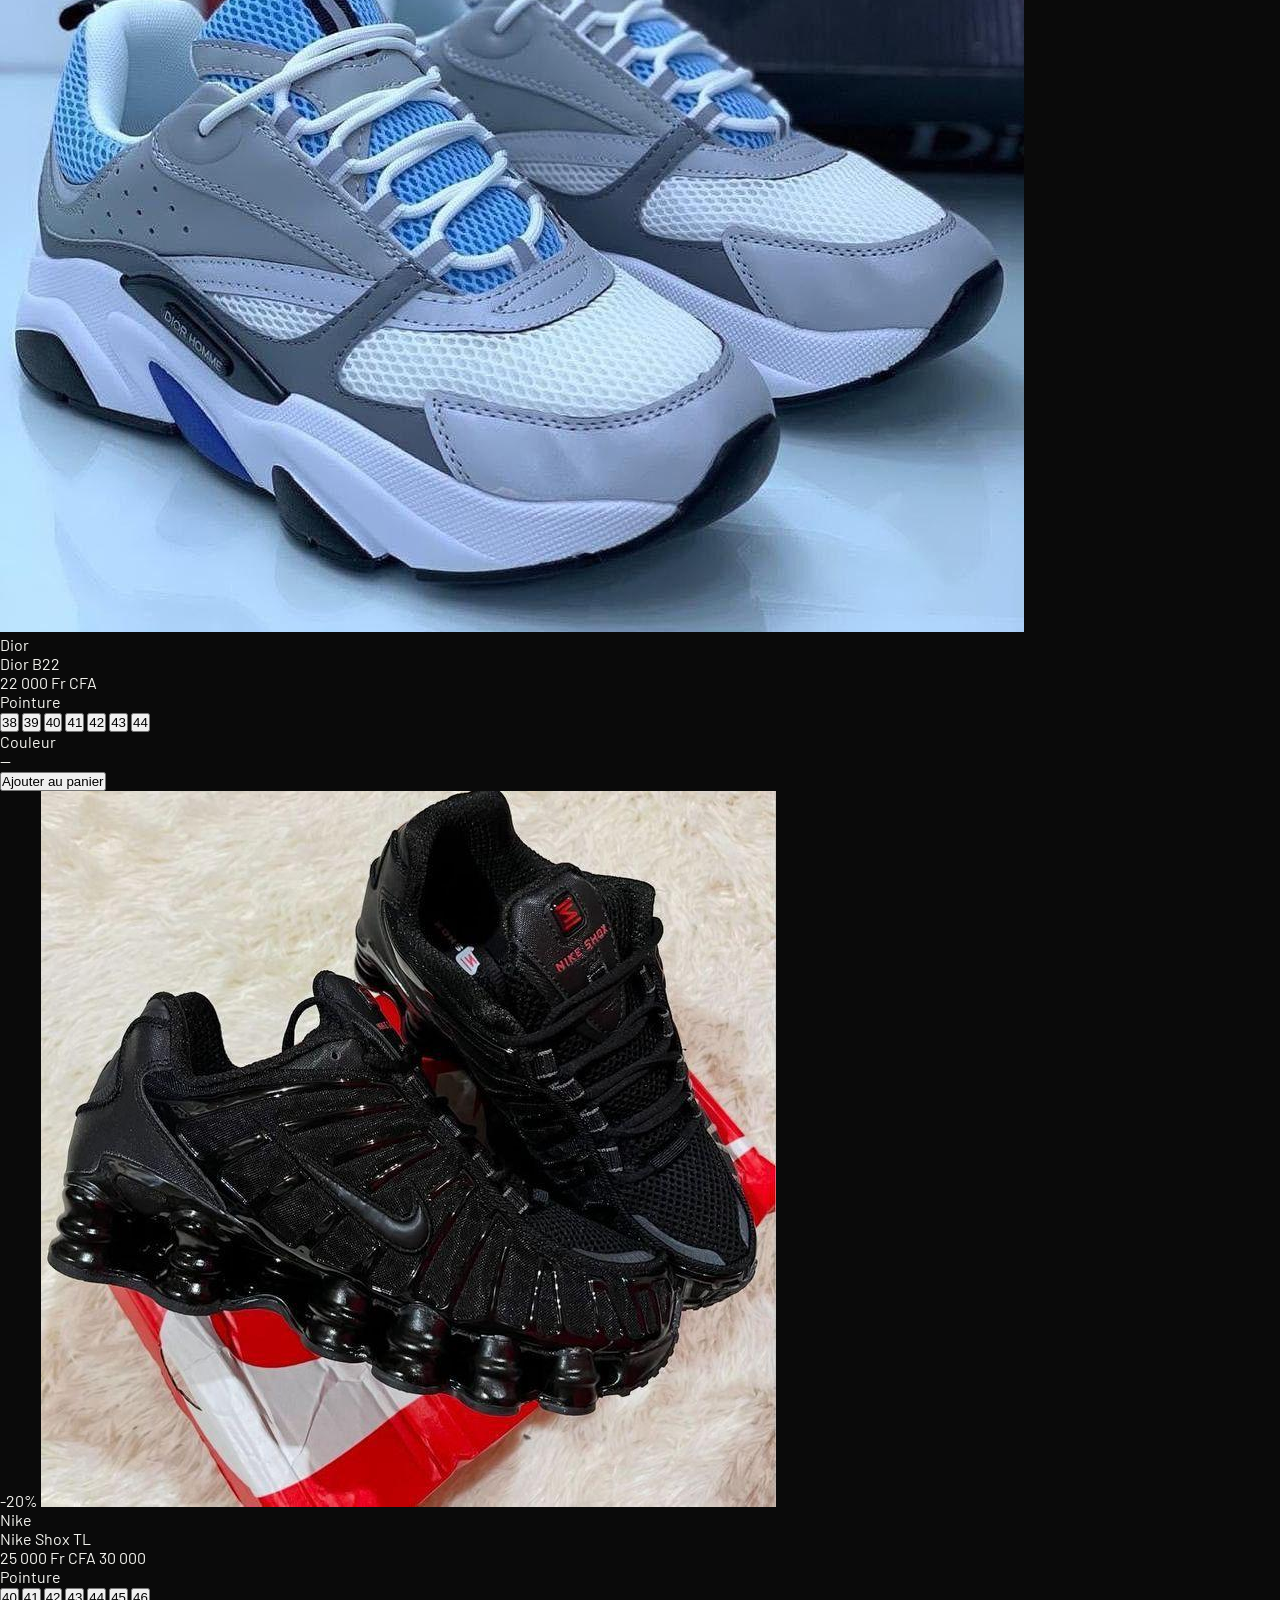
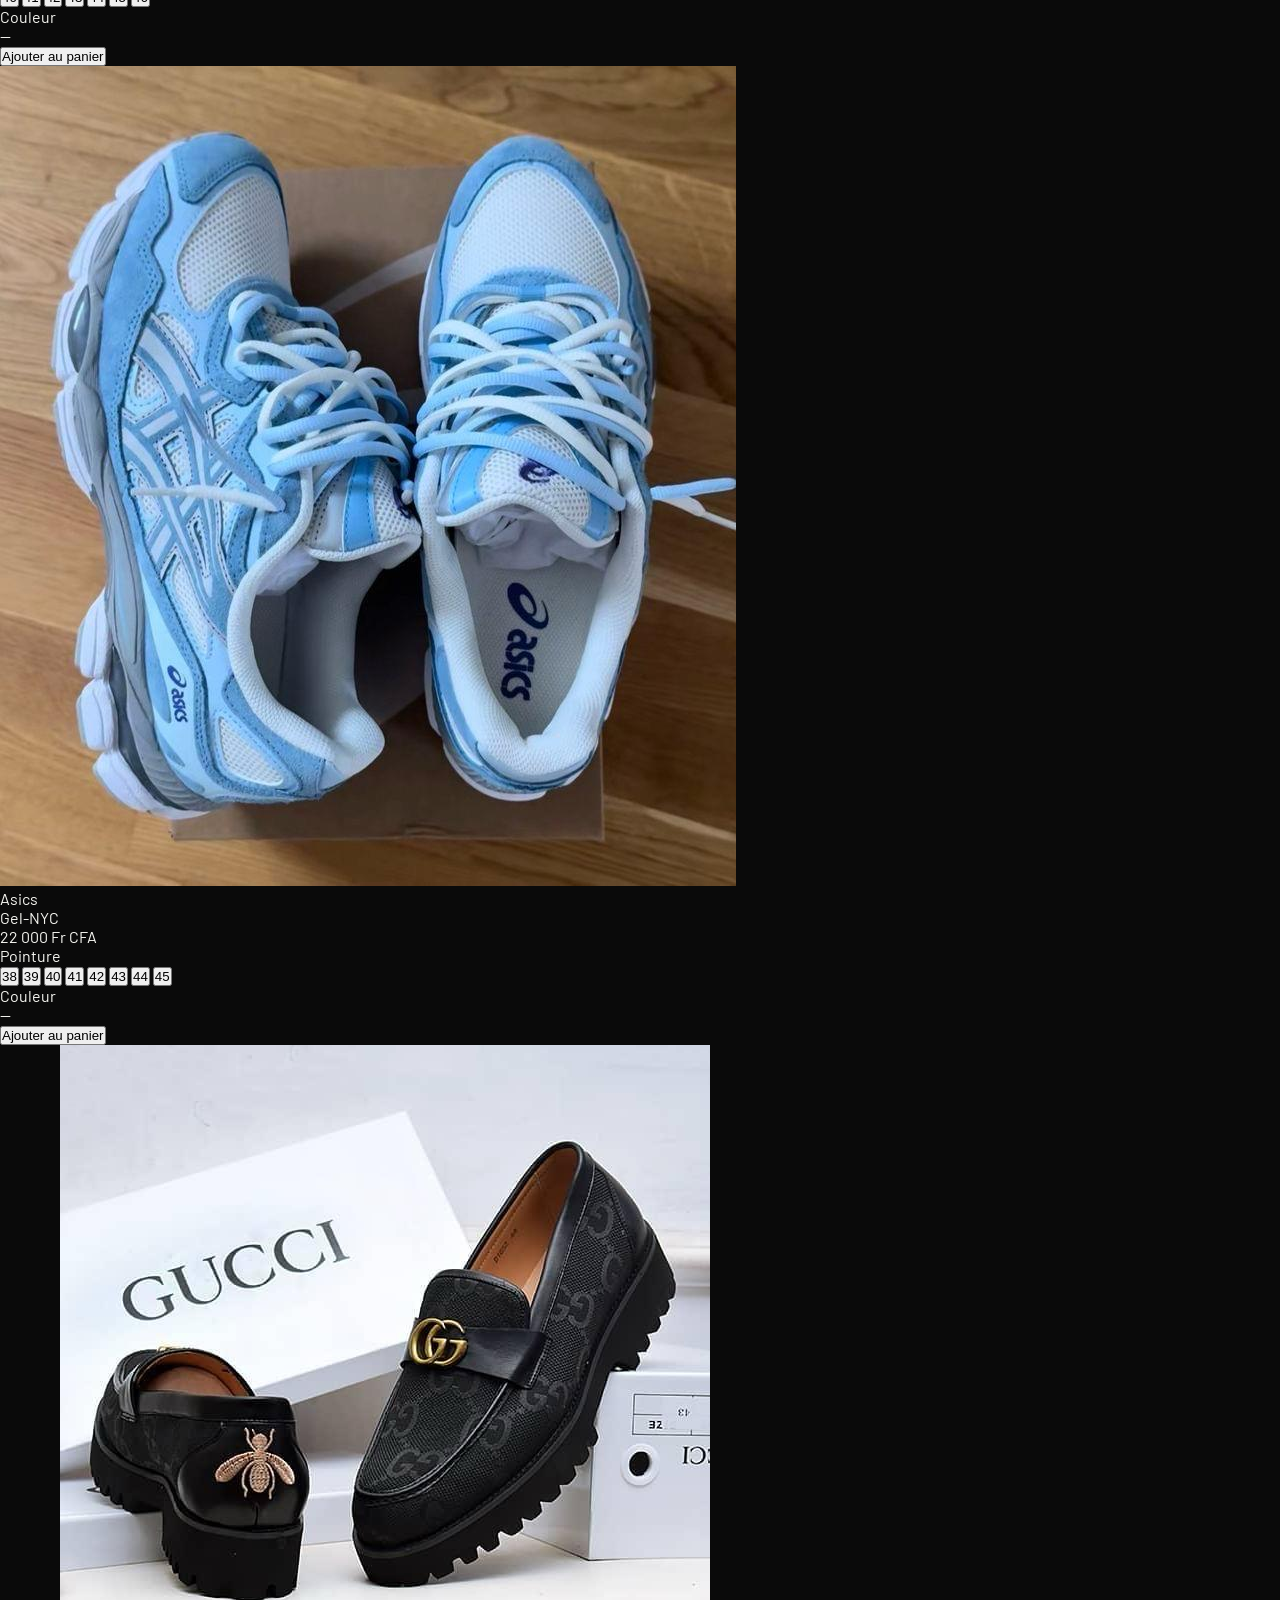
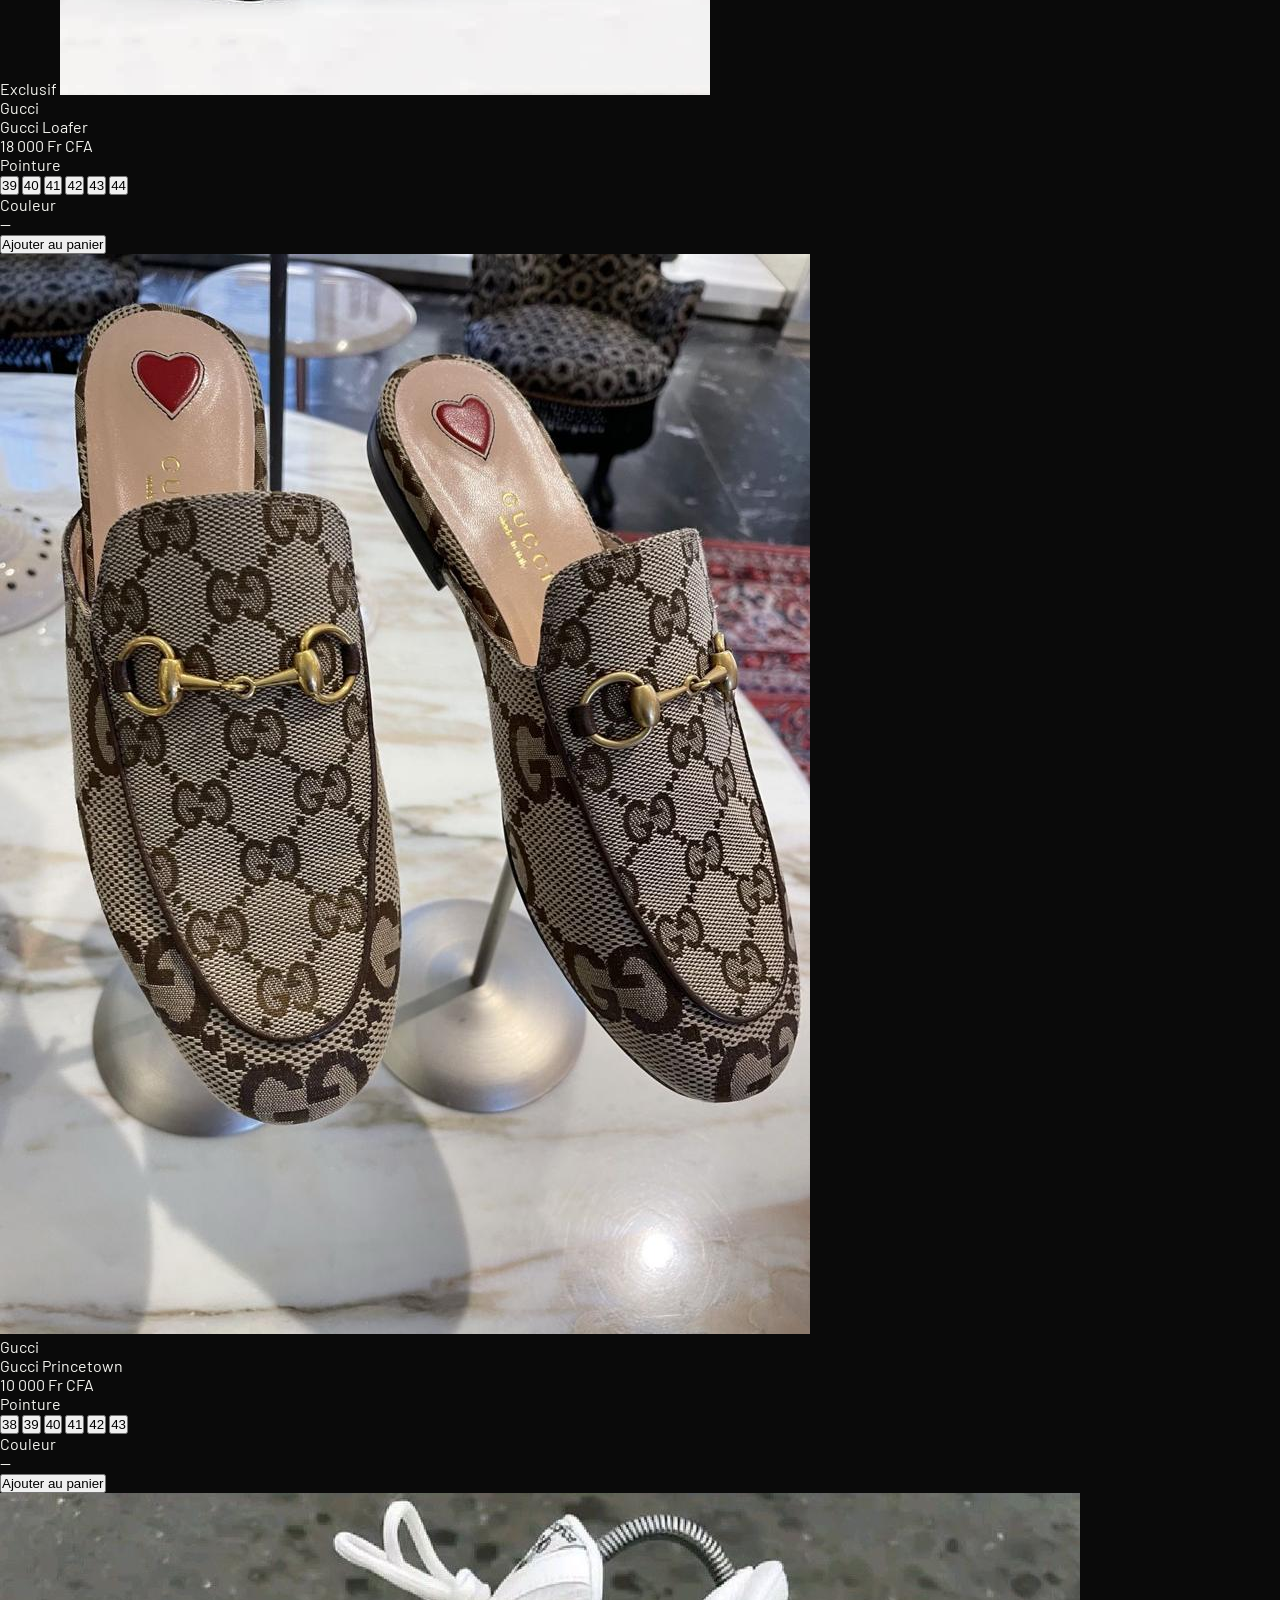
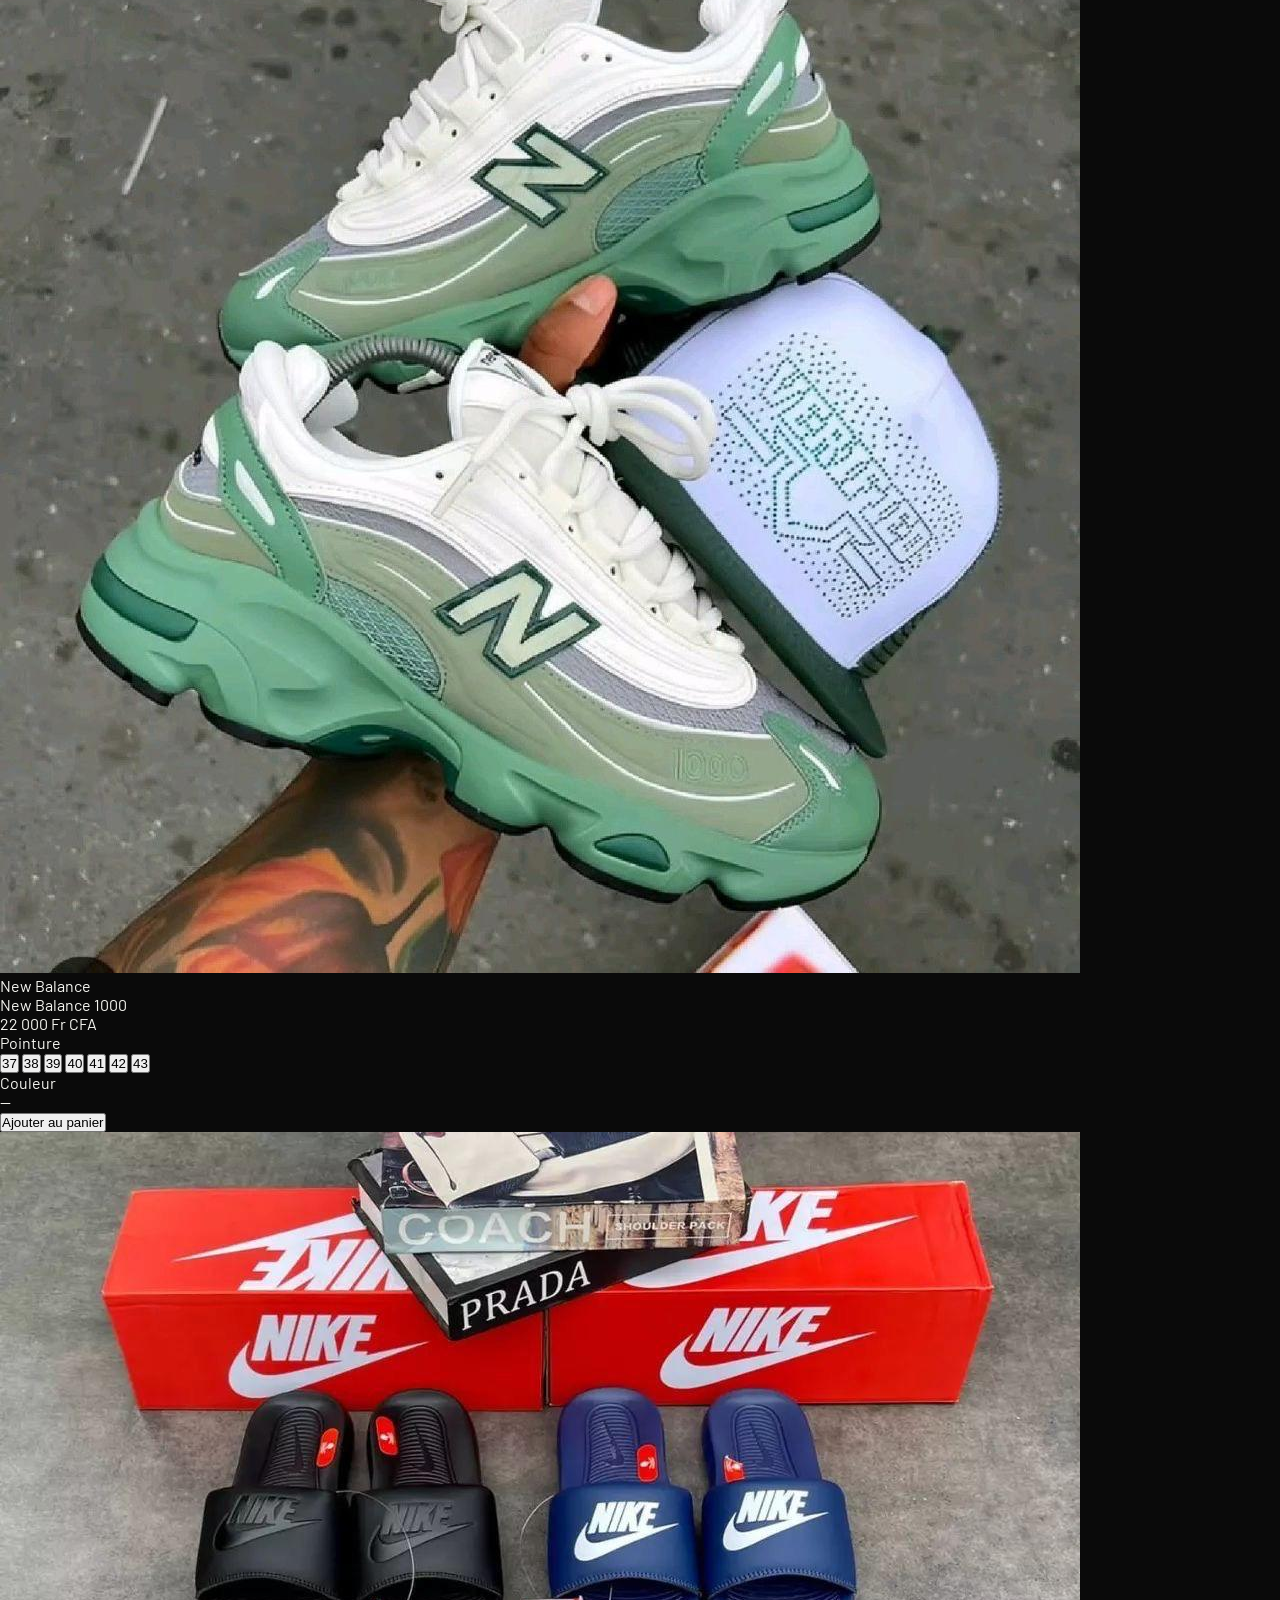
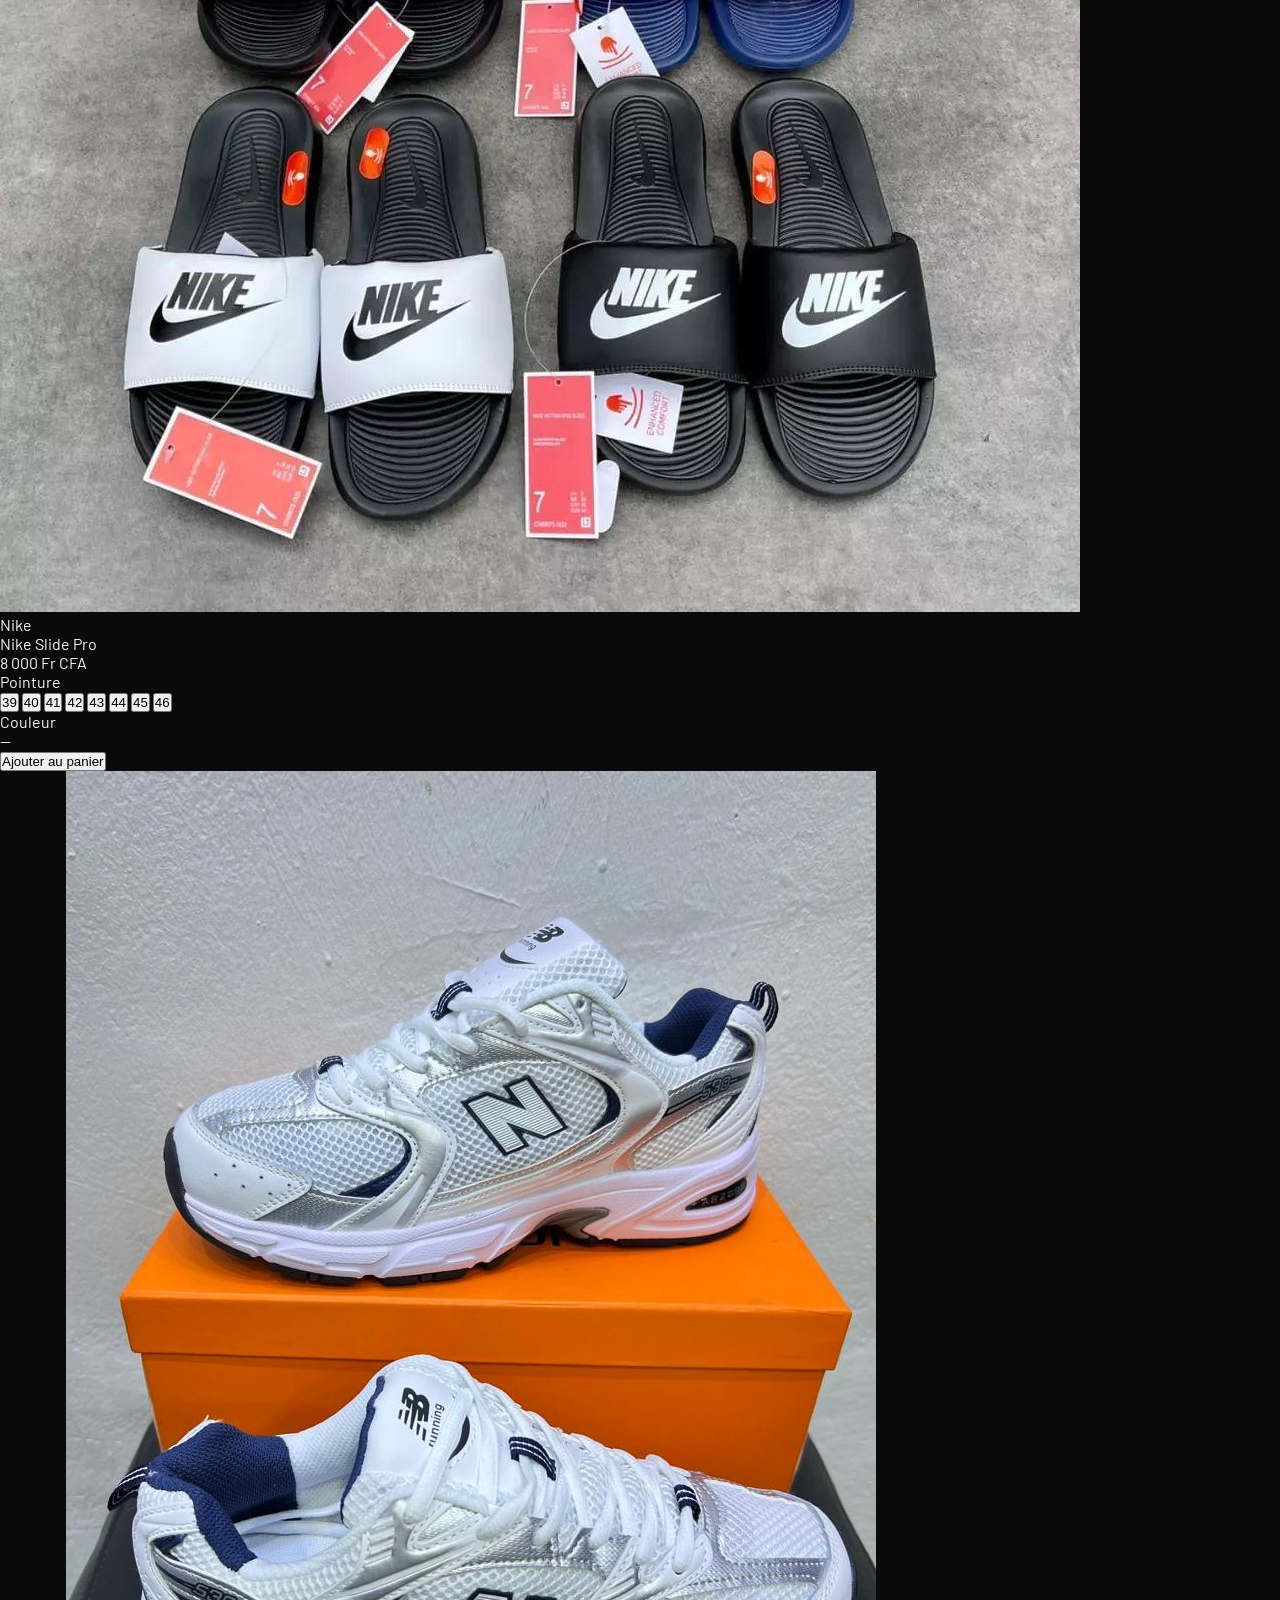
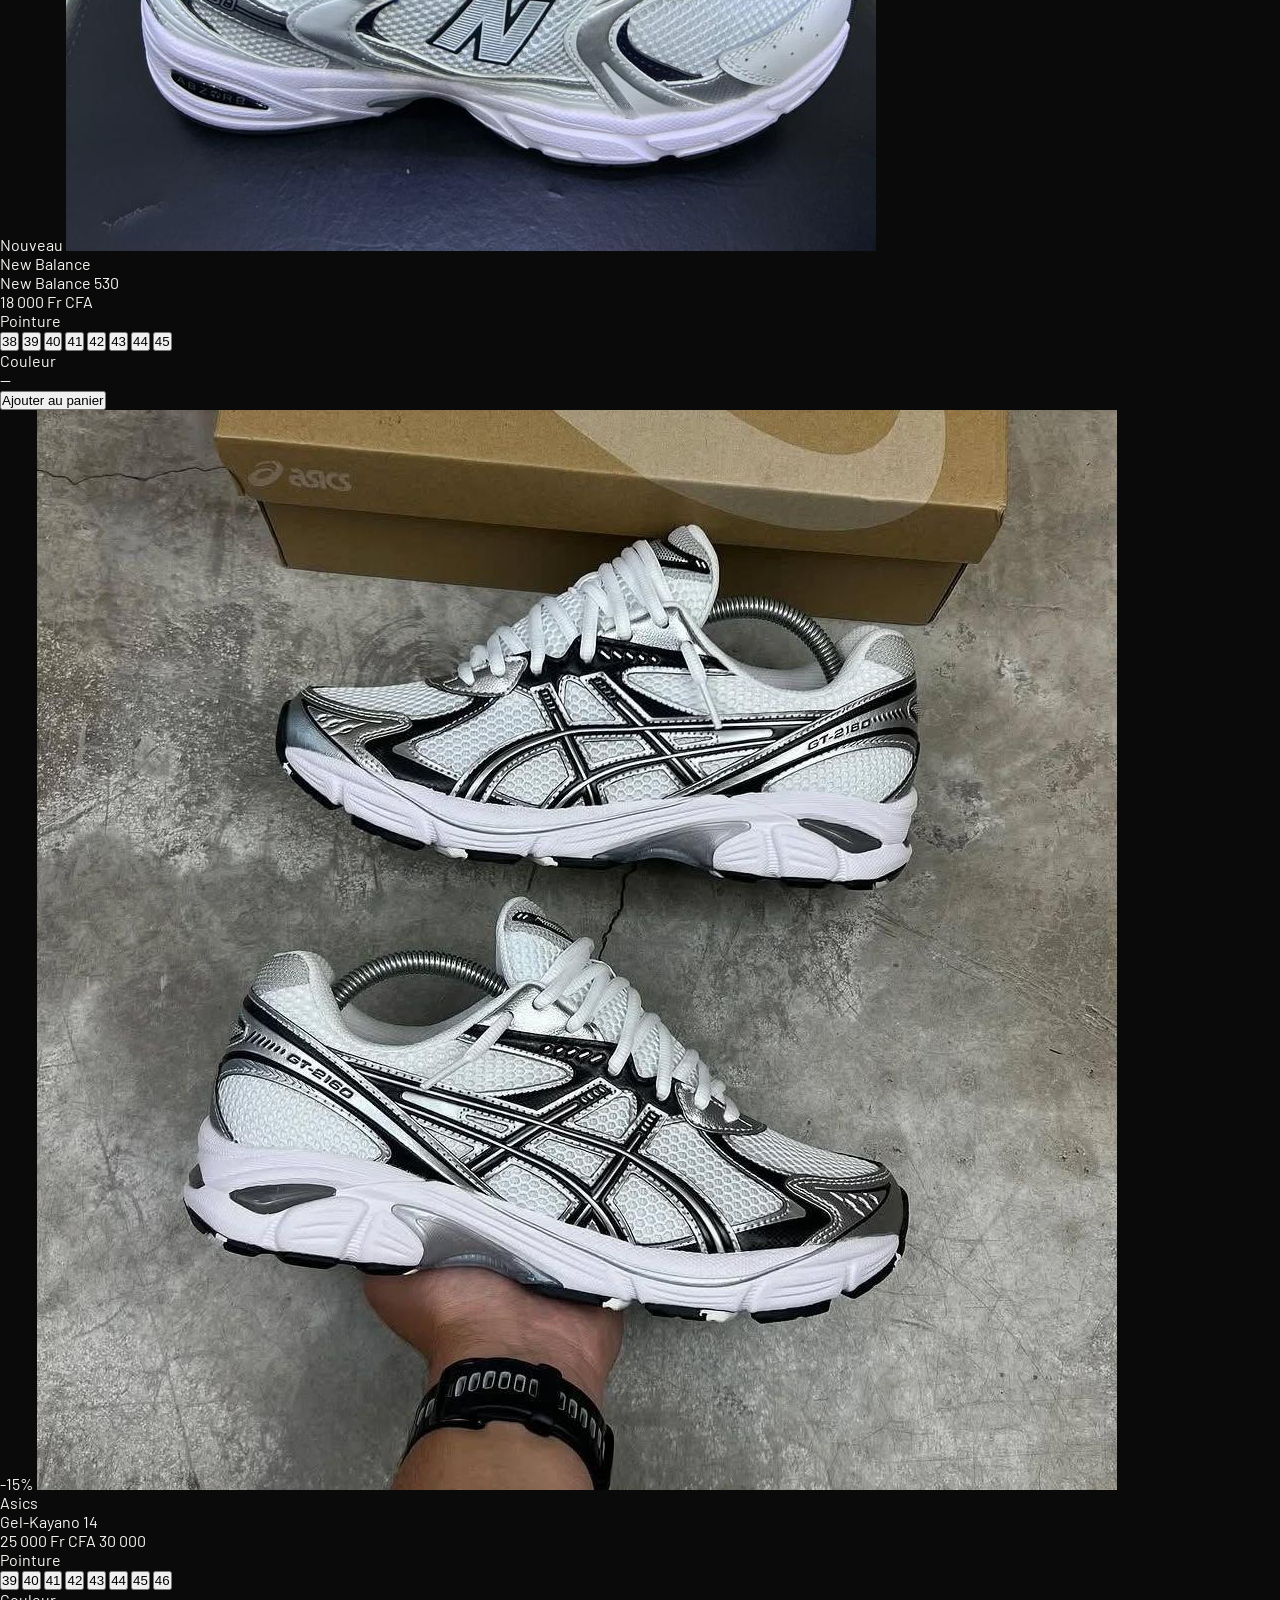
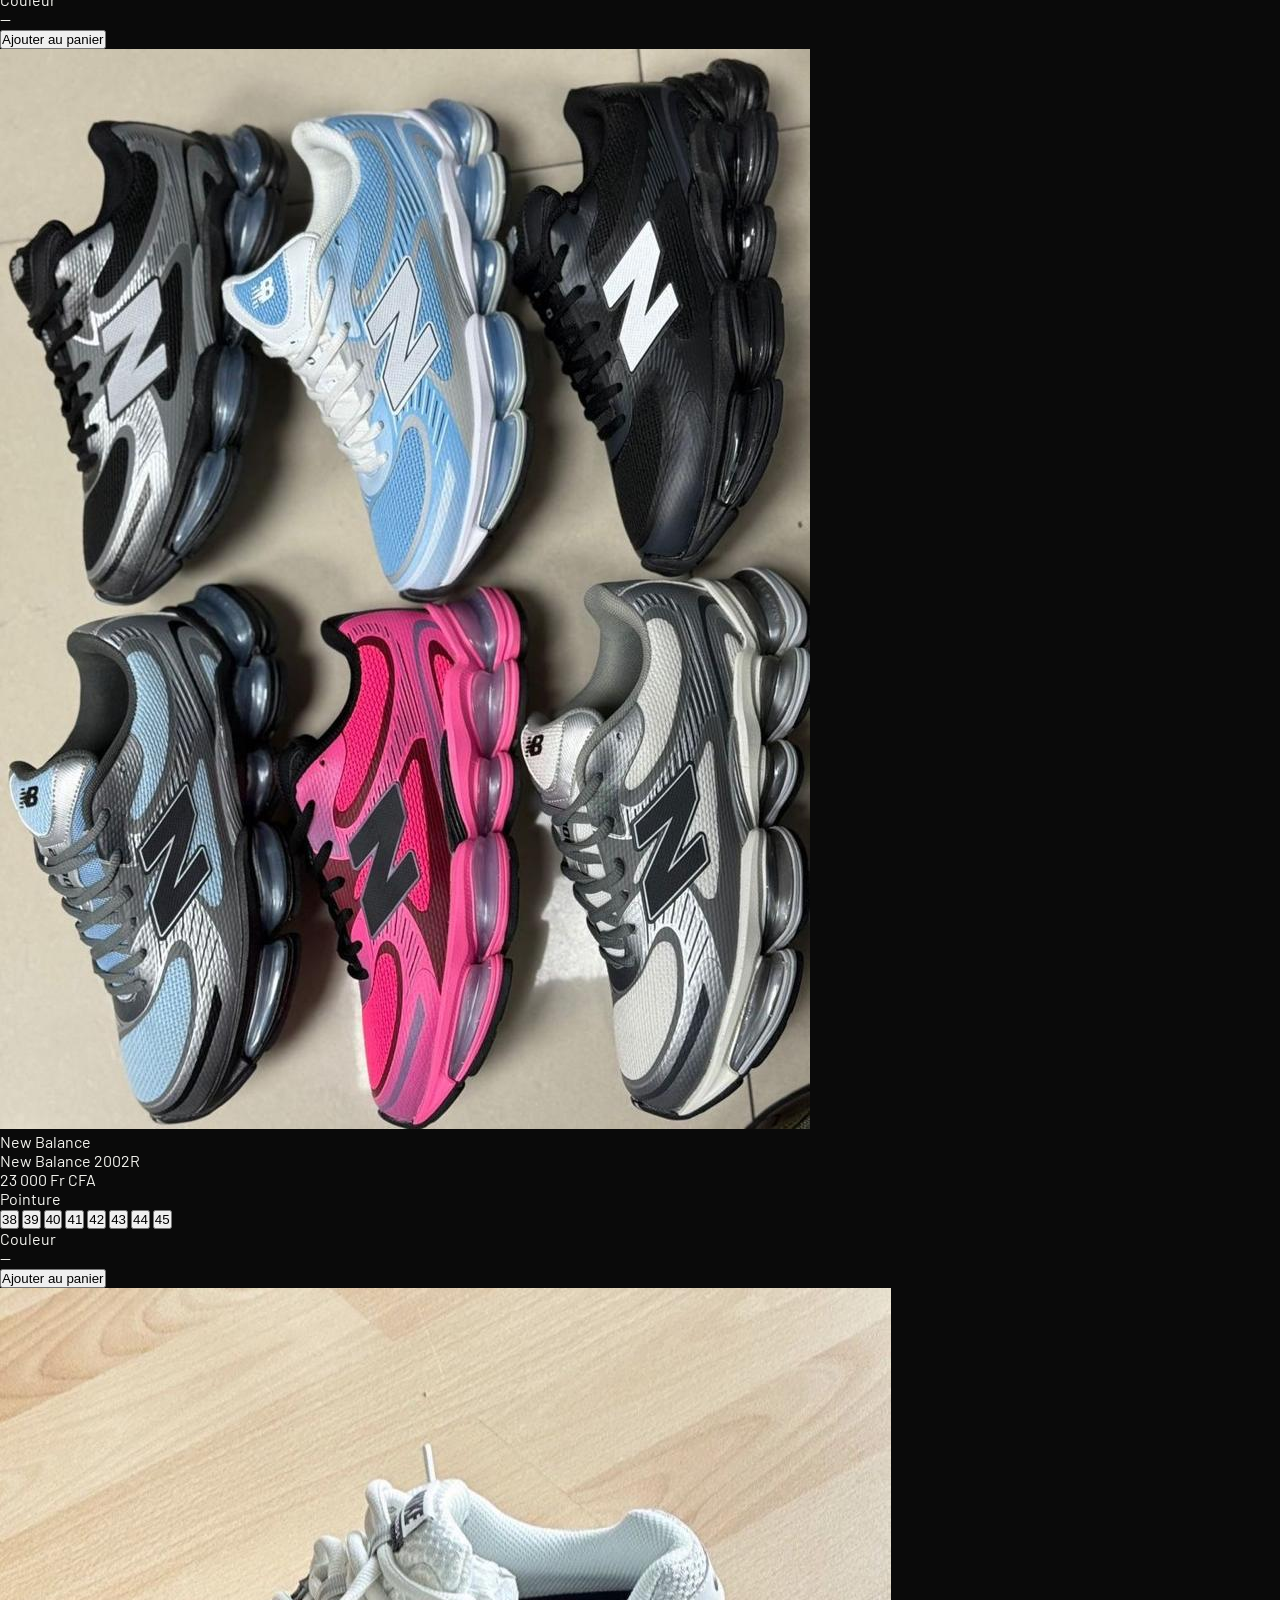
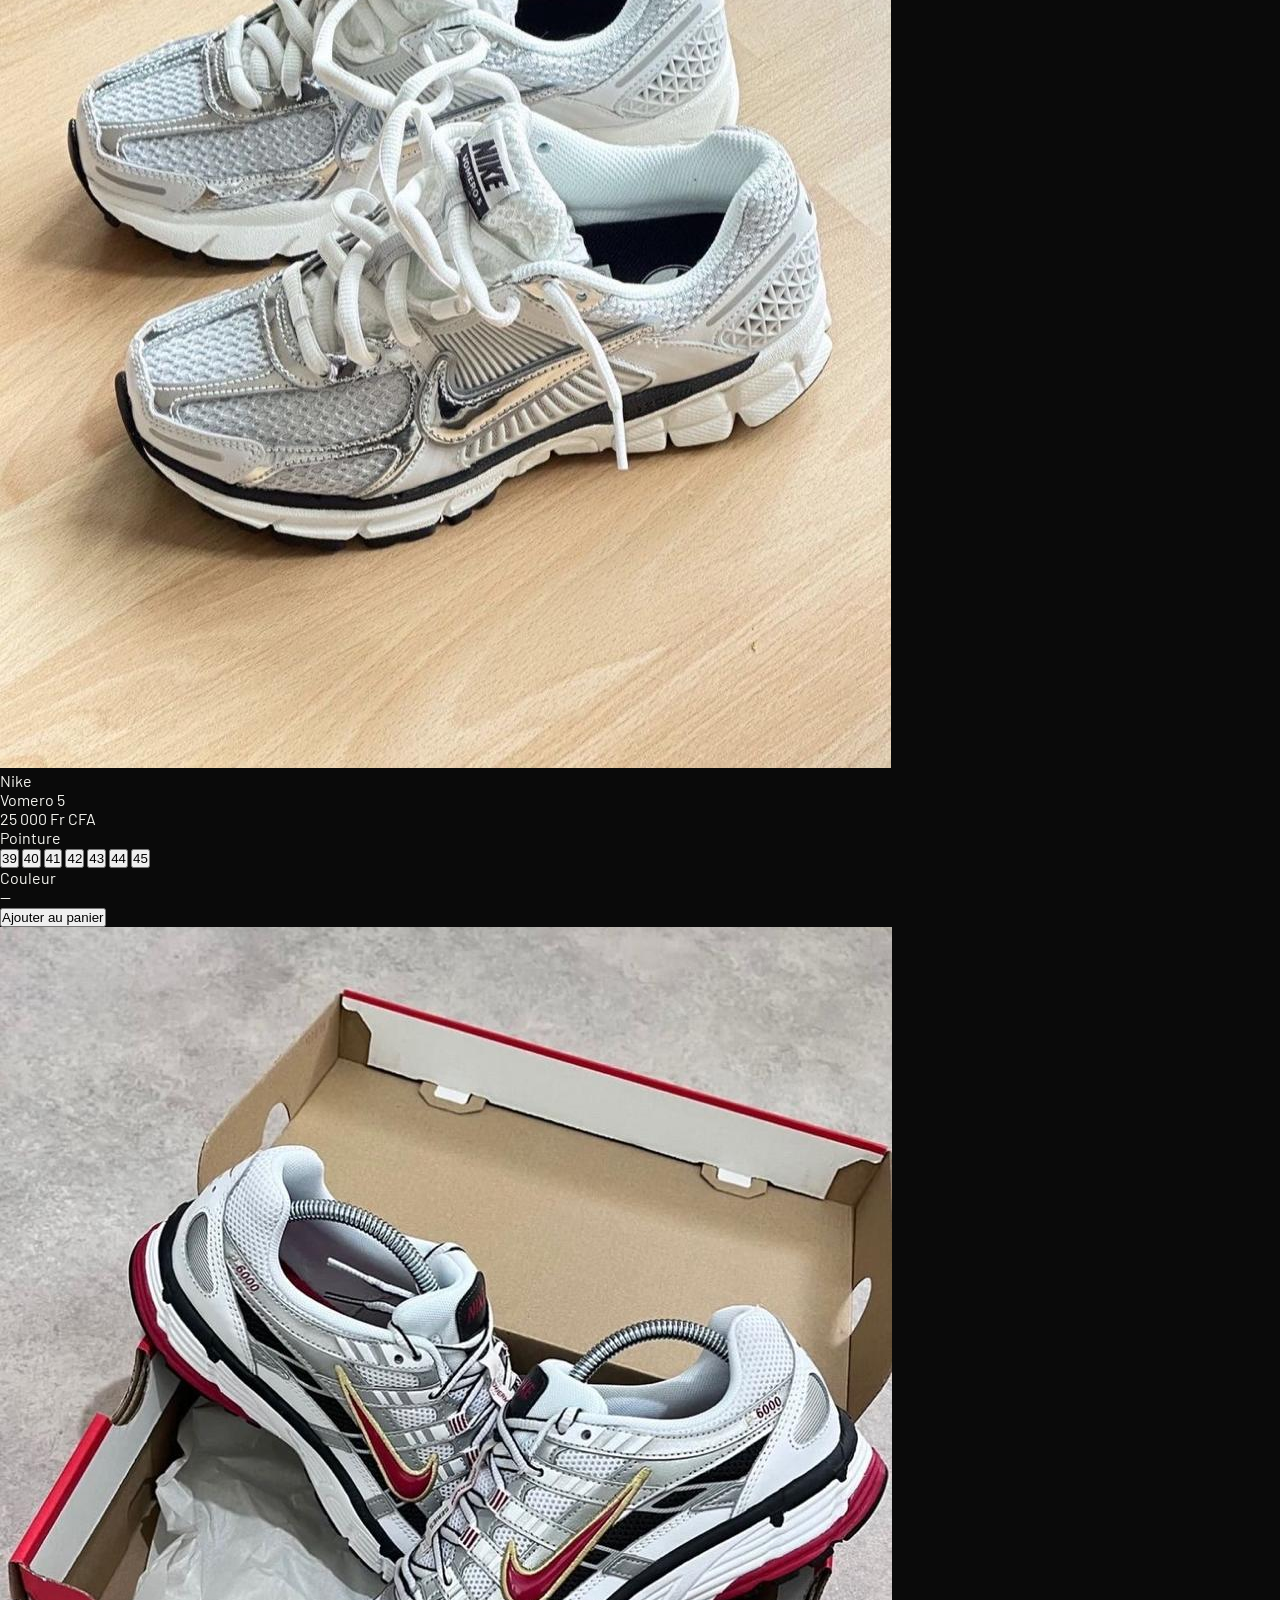
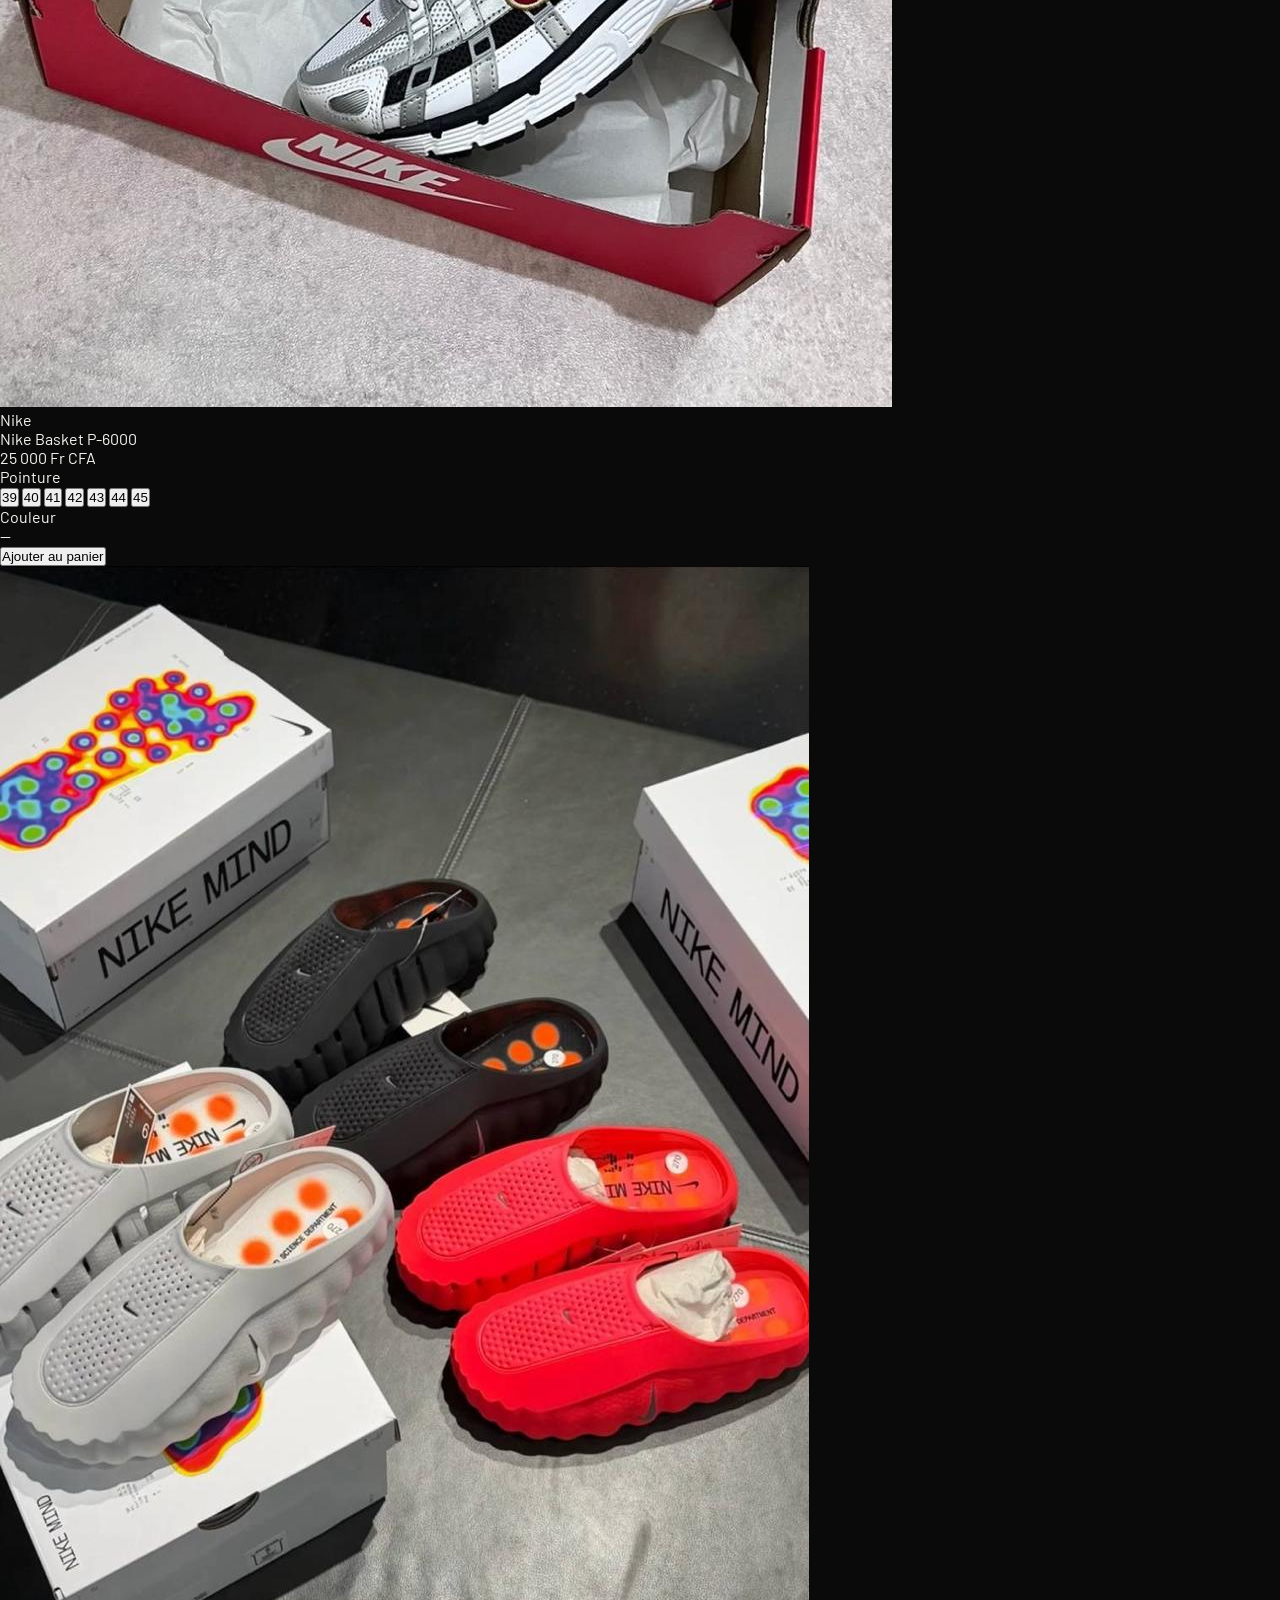
<file: pages/produits.html>
<!DOCTYPE html>
<html lang="fr">
<head>
    <meta charset="UTF-8">
    <meta name="viewport" content="width=device-width, initial-scale=1.0">
    <title>Produits | URBAN SHOES</title>
    <link href="https://fonts.googleapis.com/css2?family=Bebas+Neue&family=Barlow:wght@300;400;600;700&display=swap" rel="stylesheet">
    <style>
        /* Ici on remet le même style que l'index pour que le menu burger et le panier s'affichent */
        :root { --black: #0a0a0a; --white: #f5f5f0; --blue: #1a3ef5; --blue-dark: #0f26c0; --accent: #ff2d2d; --gray: #888; }
        * { margin: 0; padding: 0; box-sizing: border-box; }
        body { font-family: 'Barlow', sans-serif; background: var(--black); color: var(--white); }
        
        header {
            position: fixed; top: 0; left: 0; right: 0; z-index: 100;
            display: flex; align-items: center; justify-content: space-between;
            padding: 0 40px; height: 70px; background: rgba(10,10,10,0.92);
            backdrop-filter: blur(12px); border-bottom: 1px solid rgba(255,255,255,0.07);
        }
        header h1 { font-family: 'Bebas Neue', sans-serif; font-size: 2rem; letter-spacing: 4px; color: var(--white); }
        header h1 span { color: var(--blue); }
        nav ul { display: flex; gap: 36px; list-style: none; }
        nav a { text-decoration: none; color: var(--gray); font-size: 0.85rem; font-weight: 600; letter-spacing: 2px; text-transform: uppercase; }
        nav a:hover, nav a.active { color: var(--white); }
        .nav-panier { background: var(--blue); color: var(--white) !important; padding: 8px 20px; border-radius: 2px; }
        
        /* STYLE DU MENU BURGER */
        .hamburger { display: none; flex-direction: column; gap: 5px; cursor: pointer; padding: 4px; z-index: 200; }
        .hamburger span { display: block; width: 26px; height: 2px; background: var(--white); transition: all 0.3s ease; }
        .hamburger.open span:nth-child(1) { transform: translateY(7px) rotate(45deg); }
        .hamburger.open span:nth-child(2) { opacity: 0; }
        .hamburger.open span:nth-child(3) { transform: translateY(-7px) rotate(-45deg); }

        .mobile-menu {
            display: none; position: fixed; top: 70px; left: 0; right: 0;
            background: rgba(10,10,10,0.98); padding: 20px 0; z-index: 99; flex-direction: column;
        }
        .mobile-menu.open { display: flex; }
        .mobile-menu a { color: var(--gray); padding: 16px 30px; text-decoration: none; text-transform: uppercase; border-bottom: 1px solid rgba(255,255,255,0.05); }
        
        @media (max-width: 900px) {
            nav { display: none; }
            .hamburger { display: flex; }
        }

        .cart-badge { background: white; color: black; padding: 2px 6px; border-radius: 50%; margin-left: 8px; font-size: 0.8rem; font-weight: bold; }

        /* TES STYLES SPECIFIQUES A LA PAGE PRODUITS (FILTRES, GRILLE, ETC.) GARDES-LES ICI */
    </style>
</head>
<body>

    <header>
        <h1>URBAN <span>SHOES</span></h1>
        <nav>
            <ul>
                <li><a href="../index.html">Accueil</a></li>
                <li><a href="produits.html" class="active">Produits</a></li>
                <li><a href="contact.html">Contact</a></li>
                <li>
                    <a href="panier.html" class="nav-panier">
                        🛒 Panier <span id="cart-count" class="cart-badge">0</span>
                    </a>
                </li>
            </ul>
        </nav>
        <div class="hamburger" id="hamburger" onclick="toggleMenu()">
            <span></span>
            <span></span>
            <span></span>
        </div>
    </header>

    <div class="mobile-menu" id="mobileMenu">
        <a href="../index.html">Accueil</a>
        <a href="produits.html" class="active">Produits</a>
        <a href="contact.html">Contact</a>
        <a href="panier.html" class="mobile-panier">🛒 Panier</a>
    </div>

    <div class="page-hero">
        <div class="page-hero-content">
            <span class="page-tag">✦ 200+ Modèles</span>
            <h2>Nos <span>Produits</span></h2>
            <p>Sneakers, loafers, sandales — trouvez votre style parmi notre sélection premium.</p>
        </div>
    </div>

    <div class="filtres">
        <button class="filtre-btn active" onclick="filtrer(this,'tous')">Tous</button>
        <button class="filtre-btn" onclick="filtrer(this,'nike')">Nike</button>
        <button class="filtre-btn" onclick="filtrer(this,'jordan')">Jordan</button>
        <button class="filtre-btn" onclick="filtrer(this,'adidas')">Adidas</button>
        <button class="filtre-btn" onclick="filtrer(this,'dior')">Dior</button>
        <button class="filtre-btn" onclick="filtrer(this,'gucci')">Gucci</button>
        <button class="filtre-btn" onclick="filtrer(this,'newbalance')">New Balance</button>
        <button class="filtre-btn" onclick="filtrer(this,'asics')">Asics</button>
    </div>

    <section class="produits-section">
        <div class="produits-grid" id="products-container">

            <!-- NEW BALANCE 9060 -->
            <div class="produit-card" data-marque="newbalance">
                <div class="produit-img-wrap">
                    <span class="produit-badge new">Nouveau</span>
                    <img src="../images/a9.jpeg" alt="New Balance 9060">
                </div>
                <div class="produit-info">
                    <p class="produit-marque">New Balance</p>
                    <p class="produit-nom">New Balance 9060</p>
                    <div class="produit-footer"><span class="produit-prix">22 000 Fr CFA</span></div>
                    <p class="options-label">Pointure</p>
                    <div class="pointures">
                        <button class="pointure-btn" onclick="choisirPointure(this)">39</button>
                        <button class="pointure-btn" onclick="choisirPointure(this)">40</button>
                        <button class="pointure-btn" onclick="choisirPointure(this)">41</button>
                        <button class="pointure-btn" onclick="choisirPointure(this)">42</button>
                        <button class="pointure-btn" onclick="choisirPointure(this)">43</button>
                        <button class="pointure-btn" onclick="choisirPointure(this)">44</button>
                        <button class="pointure-btn" onclick="choisirPointure(this)">45</button>
                    </div>
                    <p class="options-label">Couleur</p>
                    <div class="couleurs">
                        <div class="couleur-btn" data-couleur="Gris" style="background:#888;" onclick="choisirCouleur(this)"></div>
                        <div class="couleur-btn" data-couleur="Blanc" style="background:#f0f0f0;" onclick="choisirCouleur(this)"></div>
                        <div class="couleur-btn" data-couleur="Beige" style="background:#c4a882;" onclick="choisirCouleur(this)"></div>
                    </div>
                    <p class="couleur-nom">—</p>
                    <button class="btn-panier" onclick="ajouterPanier('New Balance 9060', 22000, this)">Ajouter au panier</button>
                </div>
            </div>

            <!-- DIOR B22 -->
            <div class="produit-card" data-marque="dior">
                <div class="produit-img-wrap">
                    <img src="../images/a2.jpeg" alt="Dior B22">
                </div>
                <div class="produit-info">
                    <p class="produit-marque">Dior</p>
                    <p class="produit-nom">Dior B22</p>
                    <div class="produit-footer"><span class="produit-prix">22 000 Fr CFA</span></div>
                    <p class="options-label">Pointure</p>
                    <div class="pointures">
                        <button class="pointure-btn" onclick="choisirPointure(this)">38</button>
                        <button class="pointure-btn" onclick="choisirPointure(this)">39</button>
                        <button class="pointure-btn" onclick="choisirPointure(this)">40</button>
                        <button class="pointure-btn" onclick="choisirPointure(this)">41</button>
                        <button class="pointure-btn" onclick="choisirPointure(this)">42</button>
                        <button class="pointure-btn" onclick="choisirPointure(this)">43</button>
                        <button class="pointure-btn" onclick="choisirPointure(this)">44</button>
                    </div>
                    <p class="options-label">Couleur</p>
                    <div class="couleurs">
                        <div class="couleur-btn" data-couleur="Bleu/Gris" style="background:#7a9cbf;" onclick="choisirCouleur(this)"></div>
                        <div class="couleur-btn" data-couleur="Blanc" style="background:#f0f0f0;" onclick="choisirCouleur(this)"></div>
                        <div class="couleur-btn" data-couleur="Noir" style="background:#111;" onclick="choisirCouleur(this)"></div>
                    </div>
                    <p class="couleur-nom">—</p>
                    <button class="btn-panier" onclick="ajouterPanier('Dior B22', 22000, this)">Ajouter au panier</button>
                </div>
            </div>

            <!-- NIKE SHOX TL -->
            <div class="produit-card" data-marque="nike">
                <div class="produit-img-wrap">
                    <span class="produit-badge">-20%</span>
                    <img src="../images/a3.jpeg" alt="Nike Shox TL">
                </div>
                <div class="produit-info">
                    <p class="produit-marque">Nike</p>
                    <p class="produit-nom">Nike Shox TL</p>
                    <div class="produit-footer"><span class="produit-prix">25 000 Fr CFA <span class="produit-prix-old">30 000</span></span></div>
                    <p class="options-label">Pointure</p>
                    <div class="pointures">
                        <button class="pointure-btn" onclick="choisirPointure(this)">40</button>
                        <button class="pointure-btn" onclick="choisirPointure(this)">41</button>
                        <button class="pointure-btn" onclick="choisirPointure(this)">42</button>
                        <button class="pointure-btn" onclick="choisirPointure(this)">43</button>
                        <button class="pointure-btn" onclick="choisirPointure(this)">44</button>
                        <button class="pointure-btn" onclick="choisirPointure(this)">45</button>
                        <button class="pointure-btn" onclick="choisirPointure(this)">46</button>
                    </div>
                    <p class="options-label">Couleur</p>
                    <div class="couleurs">
                        <div class="couleur-btn" data-couleur="Noir" style="background:#111;" onclick="choisirCouleur(this)"></div>
                        <div class="couleur-btn" data-couleur="Argent" style="background:#c0c0c0;" onclick="choisirCouleur(this)"></div>
                        <div class="couleur-btn" data-couleur="Rouge" style="background:#cc2200;" onclick="choisirCouleur(this)"></div>
                    </div>
                    <p class="couleur-nom">—</p>
                    <button class="btn-panier" onclick="ajouterPanier('Nike Shox TL', 25000, this)">Ajouter au panier</button>
                </div>
            </div>

            <!-- ASICS GEL-NYC -->
            <div class="produit-card" data-marque="asics">
                <div class="produit-img-wrap">
                    <img src="../images/a1.jpeg" alt="Asics Gel-NYC">
                </div>
                <div class="produit-info">
                    <p class="produit-marque">Asics</p>
                    <p class="produit-nom">Gel-NYC</p>
                    <div class="produit-footer"><span class="produit-prix">22 000 Fr CFA</span></div>
                    <p class="options-label">Pointure</p>
                    <div class="pointures">
                        <button class="pointure-btn" onclick="choisirPointure(this)">38</button>
                        <button class="pointure-btn" onclick="choisirPointure(this)">39</button>
                        <button class="pointure-btn" onclick="choisirPointure(this)">40</button>
                        <button class="pointure-btn" onclick="choisirPointure(this)">41</button>
                        <button class="pointure-btn" onclick="choisirPointure(this)">42</button>
                        <button class="pointure-btn" onclick="choisirPointure(this)">43</button>
                        <button class="pointure-btn" onclick="choisirPointure(this)">44</button>
                        <button class="pointure-btn" onclick="choisirPointure(this)">45</button>
                    </div>
                    <p class="options-label">Couleur</p>
                    <div class="couleurs">
                        <div class="couleur-btn" data-couleur="Blanc/Gris" style="background:#ddd;" onclick="choisirCouleur(this)"></div>
                        <div class="couleur-btn" data-couleur="Crème" style="background:#e8dcc8;" onclick="choisirCouleur(this)"></div>
                        <div class="couleur-btn" data-couleur="Noir" style="background:#111;" onclick="choisirCouleur(this)"></div>
                    </div>
                    <p class="couleur-nom">—</p>
                    <button class="btn-panier" onclick="ajouterPanier('Asics Gel-NYC', 22000, this)">Ajouter au panier</button>
                </div>
            </div>

            <!-- GUCCI LOAFER -->
            <div class="produit-card" data-marque="gucci">
                <div class="produit-img-wrap">
                    <span class="produit-badge new">Exclusif</span>
                    <img src="../images/a6.jpeg" alt="Gucci Loafer">
                </div>
                <div class="produit-info">
                    <p class="produit-marque">Gucci</p>
                    <p class="produit-nom">Gucci Loafer</p>
                    <div class="produit-footer"><span class="produit-prix">18 000 Fr CFA</span></div>
                    <p class="options-label">Pointure</p>
                    <div class="pointures">
                        <button class="pointure-btn" onclick="choisirPointure(this)">39</button>
                        <button class="pointure-btn" onclick="choisirPointure(this)">40</button>
                        <button class="pointure-btn" onclick="choisirPointure(this)">41</button>
                        <button class="pointure-btn" onclick="choisirPointure(this)">42</button>
                        <button class="pointure-btn" onclick="choisirPointure(this)">43</button>
                        <button class="pointure-btn" onclick="choisirPointure(this)">44</button>
                    </div>
                    <p class="options-label">Couleur</p>
                    <div class="couleurs">
                        <div class="couleur-btn" data-couleur="Noir" style="background:#111;" onclick="choisirCouleur(this)"></div>
                        <div class="couleur-btn" data-couleur="Marron" style="background:#8b5e3c;" onclick="choisirCouleur(this)"></div>
                        <div class="couleur-btn" data-couleur="Beige" style="background:#c4a882;" onclick="choisirCouleur(this)"></div>
                    </div>
                    <p class="couleur-nom">—</p>
                    <button class="btn-panier" onclick="ajouterPanier('Gucci Loafer', 18000, this)">Ajouter au panier</button>
                </div>
            </div>

            <!-- GUCCI PRINCETOWN -->
            <div class="produit-card" data-marque="gucci">
                <div class="produit-img-wrap">
                    <img src="../images/nikeslidepro.jpeg" alt="Gucci Princetown">
                </div>
                <div class="produit-info">
                    <p class="produit-marque">Gucci</p>
                    <p class="produit-nom">Gucci Princetown</p>
                    <div class="produit-footer"><span class="produit-prix">10 000 Fr CFA</span></div>
                    <p class="options-label">Pointure</p>
                    <div class="pointures">
                        <button class="pointure-btn" onclick="choisirPointure(this)">38</button>
                        <button class="pointure-btn" onclick="choisirPointure(this)">39</button>
                        <button class="pointure-btn" onclick="choisirPointure(this)">40</button>
                        <button class="pointure-btn" onclick="choisirPointure(this)">41</button>
                        <button class="pointure-btn" onclick="choisirPointure(this)">42</button>
                        <button class="pointure-btn" onclick="choisirPointure(this)">43</button>
                    </div>
                    <p class="options-label">Couleur</p>
                    <div class="couleurs">
                        <div class="couleur-btn" data-couleur="Noir" style="background:#111;" onclick="choisirCouleur(this)"></div>
                        <div class="couleur-btn" data-couleur="Marron" style="background:#8b5e3c;" onclick="choisirCouleur(this)"></div>
                    </div>
                    <p class="couleur-nom">—</p>
                    <button class="btn-panier" onclick="ajouterPanier('Gucci Princetown', 10000, this)">Ajouter au panier</button>
                </div>
            </div>

            <!-- NEW BALANCE 1000 -->
            <div class="produit-card" data-marque="newbalance">
                <div class="produit-img-wrap">
                    <img src="../images/a12.jpeg" alt="New Balance 1000">
                </div>
                <div class="produit-info">
                    <p class="produit-marque">New Balance</p>
                    <p class="produit-nom">New Balance 1000</p>
                    <div class="produit-footer"><span class="produit-prix">22 000 Fr CFA</span></div>
                    <p class="options-label">Pointure</p>
                    <div class="pointures">
                        <button class="pointure-btn" onclick="choisirPointure(this)">37</button>
                        <button class="pointure-btn" onclick="choisirPointure(this)">38</button>
                        <button class="pointure-btn" onclick="choisirPointure(this)">39</button>
                        <button class="pointure-btn" onclick="choisirPointure(this)">40</button>
                        <button class="pointure-btn" onclick="choisirPointure(this)">41</button>
                        <button class="pointure-btn" onclick="choisirPointure(this)">42</button>
                        <button class="pointure-btn" onclick="choisirPointure(this)">43</button>
                    </div>
                    <p class="options-label">Couleur</p>
                    <div class="couleurs">
                        <div class="couleur-btn" data-couleur="Vert" style="background:#4a7c59;" onclick="choisirCouleur(this)"></div>
                        <div class="couleur-btn" data-couleur="Gris" style="background:#888;" onclick="choisirCouleur(this)"></div>
                        <div class="couleur-btn" data-couleur="Blanc" style="background:#f0f0f0;" onclick="choisirCouleur(this)"></div>
                    </div>
                    <p class="couleur-nom">—</p>
                    <button class="btn-panier" onclick="ajouterPanier('New Balance 1000', 22000, this)">Ajouter au panier</button>
                </div>
            </div>

            <!-- NIKE SLIDE PRO -->
            <div class="produit-card" data-marque="nike">
                <div class="produit-img-wrap">
                    <img src="../images/a21.jpeg" alt="Nike Slide">
                </div>
                <div class="produit-info">
                    <p class="produit-marque">Nike</p>
                    <p class="produit-nom">Nike Slide Pro</p>
                    <div class="produit-footer"><span class="produit-prix">8 000 Fr CFA</span></div>
                    <p class="options-label">Pointure</p>
                    <div class="pointures">
                        <button class="pointure-btn" onclick="choisirPointure(this)">39</button>
                        <button class="pointure-btn" onclick="choisirPointure(this)">40</button>
                        <button class="pointure-btn" onclick="choisirPointure(this)">41</button>
                        <button class="pointure-btn" onclick="choisirPointure(this)">42</button>
                        <button class="pointure-btn" onclick="choisirPointure(this)">43</button>
                        <button class="pointure-btn" onclick="choisirPointure(this)">44</button>
                        <button class="pointure-btn" onclick="choisirPointure(this)">45</button>
                        <button class="pointure-btn" onclick="choisirPointure(this)">46</button>
                    </div>
                    <p class="options-label">Couleur</p>
                    <div class="couleurs">
                        <div class="couleur-btn" data-couleur="Noir" style="background:#111;" onclick="choisirCouleur(this)"></div>
                        <div class="couleur-btn" data-couleur="Blanc" style="background:#f0f0f0;" onclick="choisirCouleur(this)"></div>
                        <div class="couleur-btn" data-couleur="Bleu" style="background:#1a3ef5;" onclick="choisirCouleur(this)"></div>
                    </div>
                    <p class="couleur-nom">—</p>
                    <button class="btn-panier" onclick="ajouterPanier('Nike Slide Pro', 8000, this)">Ajouter au panier</button>
                </div>
            </div>

            <!-- NEW BALANCE 530 -->
            <div class="produit-card" data-marque="newbalance">
                <div class="produit-img-wrap">
                    <span class="produit-badge new">Nouveau</span>
                    <img src="../images/a15.jpeg" alt="New Balance 530">
                </div>
                <div class="produit-info">
                    <p class="produit-marque">New Balance</p>
                    <p class="produit-nom">New Balance 530</p>
                    <div class="produit-footer"><span class="produit-prix">18 000 Fr CFA</span></div>
                    <p class="options-label">Pointure</p>
                    <div class="pointures">
                        <button class="pointure-btn" onclick="choisirPointure(this)">38</button>
                        <button class="pointure-btn" onclick="choisirPointure(this)">39</button>
                        <button class="pointure-btn" onclick="choisirPointure(this)">40</button>
                        <button class="pointure-btn" onclick="choisirPointure(this)">41</button>
                        <button class="pointure-btn" onclick="choisirPointure(this)">42</button>
                        <button class="pointure-btn" onclick="choisirPointure(this)">43</button>
                        <button class="pointure-btn" onclick="choisirPointure(this)">44</button>
                        <button class="pointure-btn" onclick="choisirPointure(this)">45</button>
                    </div>
                    <p class="options-label">Couleur</p>
                    <div class="couleurs">
                        <div class="couleur-btn" data-couleur="Blanc/Argent" style="background:#e8e8e8;" onclick="choisirCouleur(this)"></div>
                        <div class="couleur-btn" data-couleur="Bleu/Blanc" style="background:#4a6fa5;" onclick="choisirCouleur(this)"></div>
                        <div class="couleur-btn" data-couleur="Rose" style="background:#e8a0a0;" onclick="choisirCouleur(this)"></div>
                    </div>
                    <p class="couleur-nom">—</p>
                    <button class="btn-panier" onclick="ajouterPanier('New Balance 530', 18000, this)">Ajouter au panier</button>
                </div>
            </div>

            <!-- ASICS GEL-KAYANO -->
            <div class="produit-card" data-marque="asics">
                <div class="produit-img-wrap">
                    <span class="produit-badge">-15%</span>
                    <img src="../images/a11.jpeg" alt="Asics Gel-Kayano 14">
                </div>
                <div class="produit-info">
                    <p class="produit-marque">Asics</p>
                    <p class="produit-nom">Gel-Kayano 14</p>
                    <div class="produit-footer"><span class="produit-prix">25 000 Fr CFA <span class="produit-prix-old">30 000</span></span></div>
                    <p class="options-label">Pointure</p>
                    <div class="pointures">
                        <button class="pointure-btn" onclick="choisirPointure(this)">39</button>
                        <button class="pointure-btn" onclick="choisirPointure(this)">40</button>
                        <button class="pointure-btn" onclick="choisirPointure(this)">41</button>
                        <button class="pointure-btn" onclick="choisirPointure(this)">42</button>
                        <button class="pointure-btn" onclick="choisirPointure(this)">43</button>
                        <button class="pointure-btn" onclick="choisirPointure(this)">44</button>
                        <button class="pointure-btn" onclick="choisirPointure(this)">45</button>
                        <button class="pointure-btn" onclick="choisirPointure(this)">46</button>
                    </div>
                    <p class="options-label">Couleur</p>
                    <div class="couleurs">
                        <div class="couleur-btn" data-couleur="Blanc/Bleu" style="background:#7a9cbf;" onclick="choisirCouleur(this)"></div>
                        <div class="couleur-btn" data-couleur="Noir/Rouge" style="background:#cc2200;" onclick="choisirCouleur(this)"></div>
                        <div class="couleur-btn" data-couleur="Crème" style="background:#e8dcc8;" onclick="choisirCouleur(this)"></div>
                    </div>
                    <p class="couleur-nom">—</p>
                    <button class="btn-panier" onclick="ajouterPanier('Asics Gel-Kayano 14', 25000, this)">Ajouter au panier</button>
                </div>
            </div>

            <!-- NEW BALANCE 2002R -->
            <div class="produit-card" data-marque="newbalance">
                <div class="produit-img-wrap">
                    <img src="../images/a14.jpeg" alt="New Balance 2002R">
                </div>
                <div class="produit-info">
                    <p class="produit-marque">New Balance</p>
                    <p class="produit-nom">New Balance 2002R</p>
                    <div class="produit-footer"><span class="produit-prix">23 000 Fr CFA</span></div>
                    <p class="options-label">Pointure</p>
                    <div class="pointures">
                        <button class="pointure-btn" onclick="choisirPointure(this)">38</button>
                        <button class="pointure-btn" onclick="choisirPointure(this)">39</button>
                        <button class="pointure-btn" onclick="choisirPointure(this)">40</button>
                        <button class="pointure-btn" onclick="choisirPointure(this)">41</button>
                        <button class="pointure-btn" onclick="choisirPointure(this)">42</button>
                        <button class="pointure-btn" onclick="choisirPointure(this)">43</button>
                        <button class="pointure-btn" onclick="choisirPointure(this)">44</button>
                        <button class="pointure-btn" onclick="choisirPointure(this)">45</button>
                    </div>
                    <p class="options-label">Couleur</p>
                    <div class="couleurs">
                        <div class="couleur-btn" data-couleur="Gris/Blanc" style="background:#ccc;" onclick="choisirCouleur(this)"></div>
                        <div class="couleur-btn" data-couleur="Noir" style="background:#111;" onclick="choisirCouleur(this)"></div>
                        <div class="couleur-btn" data-couleur="Bleu Marine" style="background:#0d1a5e;" onclick="choisirCouleur(this)"></div>
                    </div>
                    <p class="couleur-nom">—</p>
                    <button class="btn-panier" onclick="ajouterPanier('New Balance 2002R', 23000, this)">Ajouter au panier</button>
                </div>
            </div>

            <!-- NIKE VOMERO 5 -->
            <div class="produit-card" data-marque="nike">
                <div class="produit-img-wrap">
                    <img src="../images/nikevomero5.jpeg" alt="Nike Vomero 5">
                </div>
                <div class="produit-info">
                    <p class="produit-marque">Nike</p>
                    <p class="produit-nom">Vomero 5</p>
                    <div class="produit-footer"><span class="produit-prix">25 000 Fr CFA</span></div>
                    <p class="options-label">Pointure</p>
                    <div class="pointures">
                        <button class="pointure-btn" onclick="choisirPointure(this)">39</button>
                        <button class="pointure-btn" onclick="choisirPointure(this)">40</button>
                        <button class="pointure-btn" onclick="choisirPointure(this)">41</button>
                        <button class="pointure-btn" onclick="choisirPointure(this)">42</button>
                        <button class="pointure-btn" onclick="choisirPointure(this)">43</button>
                        <button class="pointure-btn" onclick="choisirPointure(this)">44</button>
                        <button class="pointure-btn" onclick="choisirPointure(this)">45</button>
                    </div>
                    <p class="options-label">Couleur</p>
                    <div class="couleurs">
                        <div class="couleur-btn" data-couleur="Blanc" style="background:#f0f0f0;" onclick="choisirCouleur(this)"></div>
                        <div class="couleur-btn" data-couleur="Noir" style="background:#111;" onclick="choisirCouleur(this)"></div>
                        <div class="couleur-btn" data-couleur="Bleu/Orange" style="background:#e86a2a;" onclick="choisirCouleur(this)"></div>
                    </div>
                    <p class="couleur-nom">—</p>
                    <button class="btn-panier" onclick="ajouterPanier('Nike Vomero 5', 25000, this)">Ajouter au panier</button>
                </div>
            </div>

            <!-- NIKE BASKET P-6000 -->
            <div class="produit-card" data-marque="nike">
                <div class="produit-img-wrap">
                    <img src="../images/nikebasket p-6000.jpeg" alt="Nike Basket P-6000">
                </div>
                <div class="produit-info">
                    <p class="produit-marque">Nike</p>
                    <p class="produit-nom">Nike Basket P-6000</p>
                    <div class="produit-footer"><span class="produit-prix">25 000 Fr CFA</span></div>
                    <p class="options-label">Pointure</p>
                    <div class="pointures">
                        <button class="pointure-btn" onclick="choisirPointure(this)">39</button>
                        <button class="pointure-btn" onclick="choisirPointure(this)">40</button>
                        <button class="pointure-btn" onclick="choisirPointure(this)">41</button>
                        <button class="pointure-btn" onclick="choisirPointure(this)">42</button>
                        <button class="pointure-btn" onclick="choisirPointure(this)">43</button>
                        <button class="pointure-btn" onclick="choisirPointure(this)">44</button>
                        <button class="pointure-btn" onclick="choisirPointure(this)">45</button>
                    </div>
                    <p class="options-label">Couleur</p>
                    <div class="couleurs">
                        <div class="couleur-btn" data-couleur="Blanc/Gris" style="background:#ddd;" onclick="choisirCouleur(this)"></div>
                        <div class="couleur-btn" data-couleur="Noir" style="background:#111;" onclick="choisirCouleur(this)"></div>
                        <div class="couleur-btn" data-couleur="Beige" style="background:#c4a882;" onclick="choisirCouleur(this)"></div>
                    </div>
                    <p class="couleur-nom">—</p>
                    <button class="btn-panier" onclick="ajouterPanier('Nike Basket P-6000', 25000, this)">Ajouter au panier</button>
                </div>
            </div>

            <!-- NIKE MIND 001 -->
            <div class="produit-card" data-marque="nike">
                <div class="produit-img-wrap">
                    <img src="../images/nikemind001.jpeg" alt="Nike Mind 001">
                </div>
                <div class="produit-info">
                    <p class="produit-marque">Nike</p>
                    <p class="produit-nom">Nike Mind 001</p>
                    <div class="produit-footer"><span class="produit-prix">7 000 Fr CFA</span></div>
                    <p class="options-label">Pointure</p>
                    <div class="pointures">
                        <button class="pointure-btn" onclick="choisirPointure(this)">39</button>
                        <button class="pointure-btn" onclick="choisirPointure(this)">40</button>
                        <button class="pointure-btn" onclick="choisirPointure(this)">41</button>
                        <button class="pointure-btn" onclick="choisirPointure(this)">42</button>
                        <button class="pointure-btn" onclick="choisirPointure(this)">43</button>
                        <button class="pointure-btn" onclick="choisirPointure(this)">44</button>
                        <button class="pointure-btn" onclick="choisirPointure(this)">45</button>
                    </div>
                    <p class="options-label">Couleur</p>
                    <div class="couleurs">
                        <div class="couleur-btn" data-couleur="Noir" style="background:#111;" onclick="choisirCouleur(this)"></div>
                        <div class="couleur-btn" data-couleur="Blanc" style="background:#f0f0f0;" onclick="choisirCouleur(this)"></div>
                    </div>
                    <p class="couleur-nom">—</p>
                    <button class="btn-panier" onclick="ajouterPanier('Nike Mind 001', 7000, this)">Ajouter au panier</button>
                </div>
            </div>

            <!-- NIKE TN -->
            <div class="produit-card" data-marque="nike">
                <div class="produit-img-wrap">
                    <img src="../images/niketn.jpeg" alt="Nike TN">
                </div>
                <div class="produit-info">
                    <p class="produit-marque">Nike</p>
                    <p class="produit-nom">Nike TN</p>
                    <div class="produit-footer"><span class="produit-prix">12 000 Fr CFA</span></div>
                    <p class="options-label">Pointure</p>
                    <div class="pointures">
                        <button class="pointure-btn" onclick="choisirPointure(this)">39</button>
                        <button class="pointure-btn" onclick="choisirPointure(this)">40</button>
                        <button class="pointure-btn" onclick="choisirPointure(this)">41</button>
                        <button class="pointure-btn" onclick="choisirPointure(this)">42</button>
                        <button class="pointure-btn" onclick="choisirPointure(this)">43</button>
                        <button class="pointure-btn" onclick="choisirPointure(this)">44</button>
                        <button class="pointure-btn" onclick="choisirPointure(this)">45</button>
                    </div>
                    <p class="options-label">Couleur</p>
                    <div class="couleurs">
                        <div class="couleur-btn" data-couleur="Noir/Rouge" style="background:#cc2200;" onclick="choisirCouleur(this)"></div>
                        <div class="couleur-btn" data-couleur="Blanc/Bleu" style="background:#4a6fa5;" onclick="choisirCouleur(this)"></div>
                        <div class="couleur-btn" data-couleur="Noir" style="background:#111;" onclick="choisirCouleur(this)"></div>
                    </div>
                    <p class="couleur-nom">—</p>
                    <button class="btn-panier" onclick="ajouterPanier('Nike TN', 12000, this)">Ajouter au panier</button>
                </div>
            </div>

            <!-- AIR JORDAN 1 LOW -->
            <div class="produit-card" data-marque="jordan">
                <div class="produit-img-wrap">
                    <img src="../images/nike air jordan 1low.jpeg" alt="Air Jordan 1 Low">
                </div>
                <div class="produit-info">
                    <p class="produit-marque">Jordan</p>
                    <p class="produit-nom">Air Jordan 1 Low</p>
                    <div class="produit-footer"><span class="produit-prix">18 000 Fr CFA</span></div>
                    <p class="options-label">Pointure</p>
                    <div class="pointures">
                        <button class="pointure-btn" onclick="choisirPointure(this)">39</button>
                        <button class="pointure-btn" onclick="choisirPointure(this)">40</button>
                        <button class="pointure-btn" onclick="choisirPointure(this)">41</button>
                        <button class="pointure-btn" onclick="choisirPointure(this)">42</button>
                        <button class="pointure-btn" onclick="choisirPointure(this)">43</button>
                        <button class="pointure-btn" onclick="choisirPointure(this)">44</button>
                        <button class="pointure-btn" onclick="choisirPointure(this)">45</button>
                    </div>
                    <p class="options-label">Couleur</p>
                    <div class="couleurs">
                        <div class="couleur-btn" data-couleur="Blanc/Rouge" style="background:#cc2200;" onclick="choisirCouleur(this)"></div>
                        <div class="couleur-btn" data-couleur="Noir/Blanc" style="background:#111;" onclick="choisirCouleur(this)"></div>
                        <div class="couleur-btn" data-couleur="Bleu/Blanc" style="background:#4a6fa5;" onclick="choisirCouleur(this)"></div>
                    </div>
                    <p class="couleur-nom">—</p>
                    <button class="btn-panier" onclick="ajouterPanier('Air Jordan 1 Low', 18000, this)">Ajouter au panier</button>
                </div>
            </div>

            <!-- JORDAN 4 -->
            <div class="produit-card" data-marque="jordan">
                <div class="produit-img-wrap">
                    <img src="../images/jordan4.jpeg" alt="Jordan 4">
                </div>
                <div class="produit-info">
                    <p class="produit-marque">Jordan</p>
                    <p class="produit-nom">Jordan 4</p>
                    <div class="produit-footer"><span class="produit-prix">20 000 Fr CFA</span></div>
                    <p class="options-label">Pointure</p>
                    <div class="pointures">
                        <button class="pointure-btn" onclick="choisirPointure(this)">39</button>
                        <button class="pointure-btn" onclick="choisirPointure(this)">40</button>
                        <button class="pointure-btn" onclick="choisirPointure(this)">41</button>
                        <button class="pointure-btn" onclick="choisirPointure(this)">42</button>
                        <button class="pointure-btn" onclick="choisirPointure(this)">43</button>
                        <button class="pointure-btn" onclick="choisirPointure(this)">44</button>
                        <button class="pointure-btn" onclick="choisirPointure(this)">45</button>
                    </div>
                    <p class="options-label">Couleur</p>
                    <div class="couleurs">
                        <div class="couleur-btn" data-couleur="Blanc/Gris" style="background:#ccc;" onclick="choisirCouleur(this)"></div>
                        <div class="couleur-btn" data-couleur="Noir/Rouge" style="background:#cc2200;" onclick="choisirCouleur(this)"></div>
                        <div class="couleur-btn" data-couleur="Bleu" style="background:#1a3ef5;" onclick="choisirCouleur(this)"></div>
                    </div>
                    <p class="couleur-nom">—</p>
                    <button class="btn-panier" onclick="ajouterPanier('Jordan 4', 20000, this)">Ajouter au panier</button>
                </div>
            </div>

            <!-- ADIDAS ADISTAR -->
            <div class="produit-card" data-marque="adidas">
                <div class="produit-img-wrap">
                    <img src="../images/adidasadistar.jpeg" alt="Adidas Adistar">
                </div>
                <div class="produit-info">
                    <p class="produit-marque">Adidas</p>
                    <p class="produit-nom">Adidas Adistar</p>
                    <div class="produit-footer"><span class="produit-prix">20 000 Fr CFA</span></div>
                    <p class="options-label">Pointure</p>
                    <div class="pointures">
                        <button class="pointure-btn" onclick="choisirPointure(this)">39</button>
                        <button class="pointure-btn" onclick="choisirPointure(this)">40</button>
                        <button class="pointure-btn" onclick="choisirPointure(this)">41</button>
                        <button class="pointure-btn" onclick="choisirPointure(this)">42</button>
                        <button class="pointure-btn" onclick="choisirPointure(this)">43</button>
                        <button class="pointure-btn" onclick="choisirPointure(this)">44</button>
                        <button class="pointure-btn" onclick="choisirPointure(this)">45</button>
                    </div>
                    <p class="options-label">Couleur</p>
                    <div class="couleurs">
                        <div class="couleur-btn" data-couleur="Blanc" style="background:#f0f0f0;" onclick="choisirCouleur(this)"></div>
                        <div class="couleur-btn" data-couleur="Noir" style="background:#111;" onclick="choisirCouleur(this)"></div>
                        <div class="couleur-btn" data-couleur="Gris" style="background:#888;" onclick="choisirCouleur(this)"></div>
                    </div>
                    <p class="couleur-nom">—</p>
                    <button class="btn-panier" onclick="ajouterPanier('Adidas Adistar', 20000, this)">Ajouter au panier</button>
                </div>
            </div>

            <!-- ADIDAS SAMBA -->
            <div class="produit-card" data-marque="adidas">
                <div class="produit-img-wrap">
                    <img src="../images/adidasamba.jpeg" alt="Adidas Samba">
                </div>
                <div class="produit-info">
                    <p class="produit-marque">Adidas</p>
                    <p class="produit-nom">Adidas Samba</p>
                    <div class="produit-footer"><span class="produit-prix">15 000 Fr CFA</span></div>
                    <p class="options-label">Pointure</p>
                    <div class="pointures">
                        <button class="pointure-btn" onclick="choisirPointure(this)">39</button>
                        <button class="pointure-btn" onclick="choisirPointure(this)">40</button>
                        <button class="pointure-btn" onclick="choisirPointure(this)">41</button>
                        <button class="pointure-btn" onclick="choisirPointure(this)">42</button>
                        <button class="pointure-btn" onclick="choisirPointure(this)">43</button>
                        <button class="pointure-btn" onclick="choisirPointure(this)">44</button>
                        <button class="pointure-btn" onclick="choisirPointure(this)">45</button>
                    </div>
                    <p class="options-label">Couleur</p>
                    <div class="couleurs">
                        <div class="couleur-btn" data-couleur="Blanc/Noir" style="background:#f0f0f0;" onclick="choisirCouleur(this)"></div>
                        <div class="couleur-btn" data-couleur="Noir/Blanc" style="background:#111;" onclick="choisirCouleur(this)"></div>
                        <div class="couleur-btn" data-couleur="Vert/Blanc" style="background:#4a7c59;" onclick="choisirCouleur(this)"></div>
                        <div class="couleur-btn" data-couleur="Marron" style="background:#8b5e3c;" onclick="choisirCouleur(this)"></div>
                    </div>
                    <p class="couleur-nom">—</p>
                    <button class="btn-panier" onclick="ajouterPanier('Adidas Samba', 15000, this)">Ajouter au panier</button>
                </div>
            </div>

            <!-- ADIDAS CAMPUS -->
            <div class="produit-card" data-marque="adidas">
                <div class="produit-img-wrap">
                    <img src="../images/adidascampus.jpeg" alt="Adidas Campus">
                </div>
                <div class="produit-info">
                    <p class="produit-marque">Adidas</p>
                    <p class="produit-nom">Adidas Campus</p>
                    <div class="produit-footer"><span class="produit-prix">15 000 Fr CFA</span></div>
                    <p class="options-label">Pointure</p>
                    <div class="pointures">
                        <button class="pointure-btn" onclick="choisirPointure(this)">39</button>
                        <button class="pointure-btn" onclick="choisirPointure(this)">40</button>
                        <button class="pointure-btn" onclick="choisirPointure(this)">41</button>
                        <button class="pointure-btn" onclick="choisirPointure(this)">42</button>
                        <button class="pointure-btn" onclick="choisirPointure(this)">43</button>
                        <button class="pointure-btn" onclick="choisirPointure(this)">44</button>
                        <button class="pointure-btn" onclick="choisirPointure(this)">45</button>
                    </div>
                    <p class="options-label">Couleur</p>
                    <div class="couleurs">
                        <div class="couleur-btn" data-couleur="Blanc" style="background:#f0f0f0;" onclick="choisirCouleur(this)"></div>
                        <div class="couleur-btn" data-couleur="Noir" style="background:#111;" onclick="choisirCouleur(this)"></div>
                        <div class="couleur-btn" data-couleur="Vert" style="background:#4a7c59;" onclick="choisirCouleur(this)"></div>
                        <div class="couleur-btn" data-couleur="Bleu Marine" style="background:#0d1a5e;" onclick="choisirCouleur(this)"></div>
                    </div>
                    <p class="couleur-nom">—</p>
                    <button class="btn-panier" onclick="ajouterPanier('Adidas Campus', 15000, this)">Ajouter au panier</button>
                </div>
            </div>

            <!-- ADIDAS FEAR OF GOD -->
            <div class="produit-card" data-marque="adidas">
                <div class="produit-img-wrap">
                    <img src="../images/adidasfearofgod.jpeg" alt="Adidas Fear of God">
                </div>
                <div class="produit-info">
                    <p class="produit-marque">Adidas</p>
                    <p class="produit-nom">Adidas Fear of God</p>
                    <div class="produit-footer"><span class="produit-prix">18 000 Fr CFA</span></div>
                    <p class="options-label">Pointure</p>
                    <div class="pointures">
                        <button class="pointure-btn" onclick="choisirPointure(this)">39</button>
                        <button class="pointure-btn" onclick="choisirPointure(this)">40</button>
                        <button class="pointure-btn" onclick="choisirPointure(this)">41</button>
                        <button class="pointure-btn" onclick="choisirPointure(this)">42</button>
                        <button class="pointure-btn" onclick="choisirPointure(this)">43</button>
                        <button class="pointure-btn" onclick="choisirPointure(this)">44</button>
                        <button class="pointure-btn" onclick="choisirPointure(this)">45</button>
                    </div>
                    <p class="options-label">Couleur</p>
                    <div class="couleurs">
                        <div class="couleur-btn" data-couleur="Gris/Blanc" style="background:#ccc;" onclick="choisirCouleur(this)"></div>
                        <div class="couleur-btn" data-couleur="Noir" style="background:#111;" onclick="choisirCouleur(this)"></div>
                        <div class="couleur-btn" data-couleur="Crème" style="background:#e8dcc8;" onclick="choisirCouleur(this)"></div>
                    </div>
                    <p class="couleur-nom">—</p>
                    <button class="btn-panier" onclick="ajouterPanier('Adidas Fear of God', 18000, this)">Ajouter au panier</button>
                </div>
            </div>

            <!-- DIOR B30 -->
            <div class="produit-card" data-marque="dior">
                <div class="produit-img-wrap">
                    <img src="../images/diorb30.jpeg" alt="Dior B30">
                </div>
                <div class="produit-info">
                    <p class="produit-marque">Dior</p>
                    <p class="produit-nom">Dior B30</p>
                    <div class="produit-footer"><span class="produit-prix">22 000 Fr CFA</span></div>
                    <p class="options-label">Pointure</p>
                    <div class="pointures">
                        <button class="pointure-btn" onclick="choisirPointure(this)">38</button>
                        <button class="pointure-btn" onclick="choisirPointure(this)">39</button>
                        <button class="pointure-btn" onclick="choisirPointure(this)">40</button>
                        <button class="pointure-btn" onclick="choisirPointure(this)">41</button>
                        <button class="pointure-btn" onclick="choisirPointure(this)">42</button>
                        <button class="pointure-btn" onclick="choisirPointure(this)">43</button>
                        <button class="pointure-btn" onclick="choisirPointure(this)">44</button>
                    </div>
                    <p class="options-label">Couleur</p>
                    <div class="couleurs">
                        <div class="couleur-btn" data-couleur="Blanc/Gris" style="background:#ddd;" onclick="choisirCouleur(this)"></div>
                        <div class="couleur-btn" data-couleur="Noir" style="background:#111;" onclick="choisirCouleur(this)"></div>
                        <div class="couleur-btn" data-couleur="Beige" style="background:#c4a882;" onclick="choisirCouleur(this)"></div>
                    </div>
                    <p class="couleur-nom">—</p>
                    <button class="btn-panier" onclick="ajouterPanier('Dior B30', 22000, this)">Ajouter au panier</button>
                </div>
            </div>

            <!-- DIOR B9 -->
            <div class="produit-card" data-marque="dior">
                <div class="produit-img-wrap">
                    <img src="../images/diorb9.jpeg" alt="Dior B9">
                </div>
                <div class="produit-info">
                    <p class="produit-marque">Dior</p>
                    <p class="produit-nom">Dior B9</p>
                    <div class="produit-footer"><span class="produit-prix">22 000 Fr CFA</span></div>
                    <p class="options-label">Pointure</p>
                    <div class="pointures">
                        <button class="pointure-btn" onclick="choisirPointure(this)">38</button>
                        <button class="pointure-btn" onclick="choisirPointure(this)">39</button>
                        <button class="pointure-btn" onclick="choisirPointure(this)">40</button>
                        <button class="pointure-btn" onclick="choisirPointure(this)">41</button>
                        <button class="pointure-btn" onclick="choisirPointure(this)">42</button>
                        <button class="pointure-btn" onclick="choisirPointure(this)">43</button>
                        <button class="pointure-btn" onclick="choisirPointure(this)">44</button>
                    </div>
                    <p class="options-label">Couleur</p>
                    <div class="couleurs">
                        <div class="couleur-btn" data-couleur="Blanc/Bleu" style="background:#7a9cbf;" onclick="choisirCouleur(this)"></div>
                        <div class="couleur-btn" data-couleur="Noir" style="background:#111;" onclick="choisirCouleur(this)"></div>
                        <div class="couleur-btn" data-couleur="Gris" style="background:#888;" onclick="choisirCouleur(this)"></div>
                    </div>
                    <p class="couleur-nom">—</p>
                    <button class="btn-panier" onclick="ajouterPanier('Dior B9', 22000, this)">Ajouter au panier</button>
                </div>
            </div>

            <!-- DIOR SANDALE -->
            <div class="produit-card" data-marque="dior">
                <div class="produit-img-wrap">
                    <img src="../images/sandaledioralphadoubletalon.jpeg" alt="Dior Sandale Alpha">
                </div>
                <div class="produit-info">
                    <p class="produit-marque">Dior</p>
                    <p class="produit-nom">Dior Sandale Alpha</p>
                    <div class="produit-footer"><span class="produit-prix">10 000 Fr CFA</span></div>
                    <p class="options-label">Pointure</p>
                    <div class="pointures">
                        <button class="pointure-btn" onclick="choisirPointure(this)">38</button>
                        <button class="pointure-btn" onclick="choisirPointure(this)">39</button>
                        <button class="pointure-btn" onclick="choisirPointure(this)">40</button>
                        <button class="pointure-btn" onclick="choisirPointure(this)">41</button>
                        <button class="pointure-btn" onclick="choisirPointure(this)">42</button>
                        <button class="pointure-btn" onclick="choisirPointure(this)">43</button>
                        <button class="pointure-btn" onclick="choisirPointure(this)">44</button>
                    </div>
                    <p class="options-label">Couleur</p>
                    <div class="couleurs">
                        <div class="couleur-btn" data-couleur="Noir" style="background:#111;" onclick="choisirCouleur(this)"></div>
                        <div class="couleur-btn" data-couleur="Blanc" style="background:#f0f0f0;" onclick="choisirCouleur(this)"></div>
                    </div>
                    <p class="couleur-nom">—</p>
                    <button class="btn-panier" onclick="ajouterPanier('Dior Sandale Alpha', 10000, this)">Ajouter au panier</button>
                </div>
            </div>

            <!-- NEW BALANCE 740 -->
            <div class="produit-card" data-marque="newbalance">
                <div class="produit-img-wrap">
                    <img src="../images/nb740.jpeg" alt="New Balance 740">
                </div>
                <div class="produit-info">
                    <p class="produit-marque">New Balance</p>
                    <p class="produit-nom">New Balance 740</p>
                    <div class="produit-footer"><span class="produit-prix">22 000 Fr CFA</span></div>
                    <p class="options-label">Pointure</p>
                    <div class="pointures">
                        <button class="pointure-btn" onclick="choisirPointure(this)">38</button>
                        <button class="pointure-btn" onclick="choisirPointure(this)">39</button>
                        <button class="pointure-btn" onclick="choisirPointure(this)">40</button>
                        <button class="pointure-btn" onclick="choisirPointure(this)">41</button>
                        <button class="pointure-btn" onclick="choisirPointure(this)">42</button>
                        <button class="pointure-btn" onclick="choisirPointure(this)">43</button>
                        <button class="pointure-btn" onclick="choisirPointure(this)">44</button>
                        <button class="pointure-btn" onclick="choisirPointure(this)">45</button>
                    </div>
                    <p class="options-label">Couleur</p>
                    <div class="couleurs">
                        <div class="couleur-btn" data-couleur="Blanc/Gris" style="background:#ddd;" onclick="choisirCouleur(this)"></div>
                        <div class="couleur-btn" data-couleur="Noir" style="background:#111;" onclick="choisirCouleur(this)"></div>
                        <div class="couleur-btn" data-couleur="Bleu" style="background:#4a6fa5;" onclick="choisirCouleur(this)"></div>
                    </div>
                    <p class="couleur-nom">—</p>
                    <button class="btn-panier" onclick="ajouterPanier('New Balance 740', 22000, this)">Ajouter au panier</button>
                </div>
            </div>
            <!-- NEW BALANCE 1906 -->
            <div class="produit-card" data-marque="newbalance">
                <div class="produit-img-wrap">
                    <img src="../images/nb1906.jpeg" alt="New Balance 1906">
                </div>
                <div class="produit-info">
                    <p class="produit-marque">New Balance</p>
                    <p class="produit-nom">New Balance 1906</p>
                    <div class="produit-footer"><span class="produit-prix">22 000 Fr CFA</span></div>
                    <p class="options-label">Pointure</p>
                    <div class="pointures">
                        <button class="pointure-btn" onclick="choisirPointure(this)">38</button>
                        <button class="pointure-btn" onclick="choisirPointure(this)">39</button>
                        <button class="pointure-btn" onclick="choisirPointure(this)">40</button>
                        <button class="pointure-btn" onclick="choisirPointure(this)">41</button>
                        <button class="pointure-btn" onclick="choisirPointure(this)">42</button>
                        <button class="pointure-btn" onclick="choisirPointure(this)">43</button>
                        <button class="pointure-btn" onclick="choisirPointure(this)">44</button>
                        <button class="pointure-btn" onclick="choisirPointure(this)">45</button>
                    </div>
                    <p class="options-label">Couleur</p>
                    <div class="couleurs">
                        <div class="couleur-btn" data-couleur="Argent/Blanc" style="background:#e0e0e0;" onclick="choisirCouleur(this)"></div>
                        <div class="couleur-btn" data-couleur="Noir" style="background:#111;" onclick="choisirCouleur(this)"></div>
                        <div class="couleur-btn" data-couleur="Beige" style="background:#c4a882;" onclick="choisirCouleur(this)"></div>
                    </div>
                    <p class="couleur-nom">—</p>
                    <button class="btn-panier" onclick="ajouterPanier('New Balance 1906', 22000, this)">Ajouter au panier</button>
                </div>
            </div>

            <!-- ASICS GEL-1130 -->
            <div class="produit-card" data-marque="asics">
                <div class="produit-img-wrap">
                    <img src="../images/a10.jpeg" alt="Asics Gel-1130">
                </div>
                <div class="produit-info">
                    <p class="produit-marque">Asics</p>
                    <p class="produit-nom">Asics Gel-1130</p>
                    <div class="produit-footer"><span class="produit-prix">22 000 Fr CFA</span></div>
                    <p class="options-label">Pointure</p>
                    <div class="pointures">
                        <button class="pointure-btn" onclick="choisirPointure(this)">38</button>
                        <button class="pointure-btn" onclick="choisirPointure(this)">39</button>
                        <button class="pointure-btn" onclick="choisirPointure(this)">40</button>
                        <button class="pointure-btn" onclick="choisirPointure(this)">41</button>
                        <button class="pointure-btn" onclick="choisirPointure(this)">42</button>
                        <button class="pointure-btn" onclick="choisirPointure(this)">43</button>
                        <button class="pointure-btn" onclick="choisirPointure(this)">44</button>
                        <button class="pointure-btn" onclick="choisirPointure(this)">45</button>
                    </div>
                    <p class="options-label">Couleur</p>
                    <div class="couleurs">
                        <div class="couleur-btn" data-couleur="Blanc/Bleu" style="background:#7a9cbf;" onclick="choisirCouleur(this)"></div>
                        <div class="couleur-btn" data-couleur="Crème/Vert" style="background:#8fbc8f;" onclick="choisirCouleur(this)"></div>
                        <div class="couleur-btn" data-couleur="Noir" style="background:#111;" onclick="choisirCouleur(this)"></div>
                    </div>
                    <p class="couleur-nom">—</p>
                    <button class="btn-panier" onclick="ajouterPanier('Asics Gel-1130', 22000, this)">Ajouter au panier</button>
                </div>
            </div>

        </div>
    </section>

    <footer>
        <p>&copy; 2026 URBAN SHOES — Tous droits réservés</p>
        <span class="footer-logo">URBAN SHOES</span>
    </footer>

    <div class="toast" id="toast"></div>

    <script>
        function choisirPointure(btn) {
            const card = btn.closest('.produit-card');
            card.querySelectorAll('.pointure-btn').forEach(b => b.classList.remove('selected'));
            btn.classList.add('selected');
        }

        function choisirCouleur(dot) {
            const card = dot.closest('.produit-card');
            card.querySelectorAll('.couleur-btn').forEach(d => d.classList.remove('selected'));
            dot.classList.add('selected');
            card.querySelector('.couleur-nom').textContent = dot.dataset.couleur;
        }

        function ajouterPanier(nom, prix, btn) {
            const card = btn.closest('.produit-card');
            const pointureBtn = card.querySelector('.pointure-btn.selected');
            const couleurBtn = card.querySelector('.couleur-btn.selected');

            if (!pointureBtn) { showToast('⚠️ Choisissez une pointure !'); return; }
            if (!couleurBtn) { showToast('⚠️ Choisissez une couleur !'); return; }

            const pointure = pointureBtn.textContent;
            const couleur = couleurBtn.dataset.couleur;
            const cle = `${nom}-${pointure}-${couleur}`;

            let panier = JSON.parse(localStorage.getItem('panier') || '[]');
            const existe = panier.find(p => p.cle === cle);
            if (existe) { existe.qte += 1; }
            else { panier.push({ cle, nom, prix, pointure, couleur, qte: 1 }); }
            localStorage.setItem('panier', JSON.stringify(panier));

            btn.textContent = '✓ Ajouté !';
            btn.style.background = '#16a34a';
            showToast(`✓ ${nom} — Pointure ${pointure} — ${couleur}`);
            setTimeout(() => { btn.textContent = 'Ajouter au panier'; btn.style.background = ''; }, 1800);
        }

        function filtrer(btn, marque) {
            document.querySelectorAll('.filtre-btn').forEach(b => b.classList.remove('active'));
            btn.classList.add('active');
            document.querySelectorAll('.produit-card').forEach(card => {
                card.style.display = (marque === 'tous' || card.dataset.marque === marque) ? 'block' : 'none';
            });
        }

        function showToast(msg) {
            const t = document.getElementById('toast');
            t.textContent = msg;
            t.classList.add('show');
            setTimeout(() => t.classList.remove('show'), 2500);
        }
    </script>

<script>
(function() {
  const API = 'https://script.google.com/macros/s/AKfycbzkzSKIx9EHEkj3dMEN8xxXlJlGDEJf3TU0IihoR-jzOgkhhhGcvQEMoGr85_KykvYJ/exec';
  const pages = {
    'accueil.html': 'Accueil',
    'produits.html': 'Produits',
    'contact.html': 'Contact',
    'panier.html': 'Panier'
  };
  const url = window.location.pathname;
  const pageName = Object.entries(pages).find(([k]) => url.includes(k))?.[1] || 'Accueil';
  const isMobile = /Android|iPhone|iPad|iPod/i.test(navigator.userAgent) ? 'Mobile' : 'Ordinateur';
  const nav = navigator.userAgent.includes('Chrome') ? 'Chrome'
    : navigator.userAgent.includes('Firefox') ? 'Firefox'
    : navigator.userAgent.includes('Safari') ? 'Safari'
    : navigator.userAgent.includes('Edge') ? 'Edge' : 'Autre';
  const now = new Date();
  fetch(API, {
    method: 'POST',
    body: JSON.stringify({
      date: now.toLocaleDateString('fr-FR'),
      heure: now.toLocaleTimeString('fr-FR', {hour:'2-digit', minute:'2-digit'}),
      page: pageName,
      appareil: isMobile,
      navigateur: nav
    })
  }).catch(()=>{});
})();

function updateCartBadge() {
    const panier = JSON.parse(localStorage.getItem('panier')) || [];
    const countPC = document.getElementById('cart-count');
    if(countPC) countPC.innerText = panier.length;
}
// Important : On l'appelle dès que la page charge
window.onload = updateCartBadge; 
 function toggleMenu() {
     const menu = document.getElementById('mobileMenu');
     const hamburger = document.getElementById('hamburger');
     menu.classList.toggle('open');
     hamburger.classList.toggle('open');
}
</script>

</body>
</html>
</file>
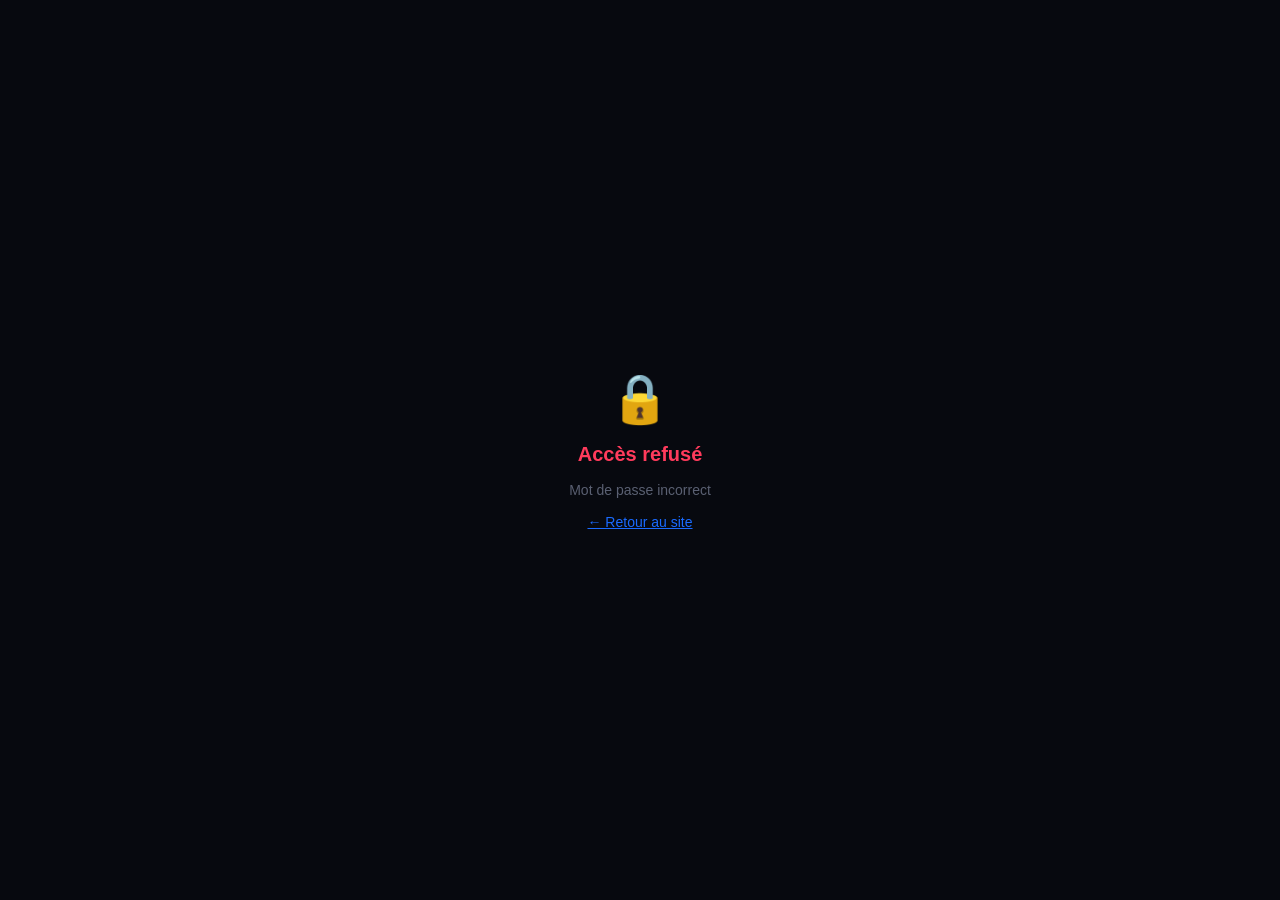
<file: pages/statistiques.html>
<!DOCTYPE html>
<html lang="fr">
<head>
<meta charset="UTF-8">
<meta name="viewport" content="width=device-width, initial-scale=1.0">
<title>Urban Shoes — Statistiques</title>
<link href="https://fonts.googleapis.com/css2?family=Barlow+Condensed:wght@400;600;700;800&family=DM+Sans:wght@300;400;500&display=swap" rel="stylesheet">
<style>
  :root {
    --blue: #1a6bff; --blue-dark: #0047d4; --blue-glow: rgba(26,107,255,0.18);
    --bg: #07090f; --surface: #0e1219; --surface2: #141924;
    --border: rgba(255,255,255,0.07); --text: #e8eaf2; --muted: #5a6072;
    --green: #00e896; --red: #ff3b5c; --yellow: #ffd23f; --purple: #a855f7;
  }
  * { margin: 0; padding: 0; box-sizing: border-box; }
  body { background: var(--bg); color: var(--text); font-family: 'DM Sans', sans-serif; min-height: 100vh; }

  header { display: flex; align-items: center; justify-content: space-between; padding: 0 40px; height: 64px; background: var(--surface); border-bottom: 1px solid var(--border); position: sticky; top: 0; z-index: 100; }
  .logo { font-family: 'Barlow Condensed', sans-serif; font-size: 22px; font-weight: 800; letter-spacing: 1px; text-transform: uppercase; }
  .logo span { color: var(--blue); }
  .header-right { display: flex; align-items: center; gap: 12px; }
  .header-badge { background: var(--blue-glow); border: 1px solid var(--blue); color: var(--blue); font-size: 11px; font-weight: 600; letter-spacing: 1.5px; text-transform: uppercase; padding: 4px 12px; border-radius: 20px; }
  .sync-status { font-size: 12px; color: var(--muted); }
  .sync-status.ok { color: var(--green); }

  .container { max-width: 1200px; margin: 0 auto; padding: 40px 24px; }
  .page-title { font-family: 'Barlow Condensed', sans-serif; font-size: 48px; font-weight: 800; text-transform: uppercase; line-height: 1; margin-bottom: 8px; }
  .page-title span { color: var(--blue); }
  .page-sub { color: var(--muted); font-size: 14px; margin-bottom: 36px; }

  .stats { display: grid; grid-template-columns: repeat(4, 1fr); gap: 16px; margin-bottom: 32px; }
  .stat-card { background: var(--surface); border: 1px solid var(--border); border-radius: 12px; padding: 20px 24px; position: relative; overflow: hidden; }
  .stat-card::before { content: ''; position: absolute; top: 0; left: 0; right: 0; height: 2px; }
  .stat-card.blue::before { background: var(--blue); }
  .stat-card.green::before { background: var(--green); }
  .stat-card.yellow::before { background: var(--yellow); }
  .stat-card.purple::before { background: var(--purple); }
  .stat-icon { font-size: 28px; margin-bottom: 8px; }
  .stat-label { font-size: 11px; letter-spacing: 1.5px; text-transform: uppercase; color: var(--muted); margin-bottom: 8px; }
  .stat-value { font-family: 'Barlow Condensed', sans-serif; font-size: 36px; font-weight: 800; }
  .stat-value.blue { color: var(--blue); }
  .stat-value.green { color: var(--green); }
  .stat-value.yellow { color: var(--yellow); }
  .stat-value.purple { color: var(--purple); }

  .grid-2 { display: grid; grid-template-columns: 1fr 1fr; gap: 20px; margin-bottom: 24px; }
  .card { background: var(--surface); border: 1px solid var(--border); border-radius: 16px; padding: 24px; }
  .card-title { font-family: 'Barlow Condensed', sans-serif; font-size: 18px; font-weight: 700; text-transform: uppercase; letter-spacing: 1px; margin-bottom: 20px; }
  .card-title span { color: var(--blue); }

  .bar-item { margin-bottom: 14px; }
  .bar-label { display: flex; justify-content: space-between; font-size: 13px; margin-bottom: 6px; }
  .bar-label span:first-child { color: var(--text); }
  .bar-label span:last-child { color: var(--muted); }
  .bar-track { background: var(--surface2); border-radius: 4px; height: 8px; overflow: hidden; }
  .bar-fill { height: 100%; border-radius: 4px; background: var(--blue); transition: width 1s ease; }
  .bar-fill.green { background: var(--green); }
  .bar-fill.yellow { background: var(--yellow); }
  .bar-fill.purple { background: var(--purple); }

  .table-wrap { background: var(--surface); border: 1px solid var(--border); border-radius: 16px; overflow: hidden; }
  table { width: 100%; border-collapse: collapse; }
  thead th { background: var(--surface2); padding: 14px 20px; text-align: left; font-size: 11px; letter-spacing: 1.5px; text-transform: uppercase; color: var(--muted); font-weight: 500; border-bottom: 1px solid var(--border); }
  tbody tr { border-bottom: 1px solid var(--border); transition: background 0.15s; }
  tbody tr:last-child { border-bottom: none; }
  tbody tr:hover { background: rgba(26,107,255,0.04); }
  td { padding: 14px 20px; font-size: 14px; vertical-align: middle; }

  .page-badge { display: inline-flex; align-items: center; gap: 6px; background: var(--blue-glow); border: 1px solid rgba(26,107,255,0.3); color: var(--blue); font-size: 12px; font-weight: 600; padding: 4px 10px; border-radius: 20px; }
  .device-badge { display: inline-flex; align-items: center; gap: 6px; font-size: 12px; padding: 4px 10px; border-radius: 20px; font-weight: 600; }
  .device-badge.mobile { background: rgba(0,232,150,0.1); border: 1px solid rgba(0,232,150,0.3); color: var(--green); }
  .device-badge.desktop { background: rgba(168,85,247,0.1); border: 1px solid rgba(168,85,247,0.3); color: var(--purple); }

  .empty { text-align: center; padding: 60px 20px; color: var(--muted); }
  .empty-icon { font-size: 48px; margin-bottom: 12px; }
  .spinner { width: 36px; height: 36px; border: 3px solid var(--border); border-top-color: var(--blue); border-radius: 50%; animation: spin 0.8s linear infinite; margin: 0 auto 16px; }
  @keyframes spin { to { transform: rotate(360deg); } }
  .loader-wrap { text-align: center; padding: 40px; color: var(--muted); }

  .toolbar { display: flex; gap: 12px; margin-bottom: 20px; align-items: center; justify-content: space-between; }
  .toolbar-title { font-family: 'Barlow Condensed', sans-serif; font-size: 20px; font-weight: 700; text-transform: uppercase; }
  .btn { display: inline-flex; align-items: center; gap: 8px; padding: 10px 20px; border-radius: 8px; font-family: 'DM Sans', sans-serif; font-size: 14px; font-weight: 500; cursor: pointer; border: none; transition: all 0.2s; }
  .btn-ghost { background: var(--surface); border: 1px solid var(--border); color: var(--text); }
  .btn-ghost:hover { border-color: var(--blue); color: var(--blue); }

  @media (max-width: 768px) {
    .stats { grid-template-columns: repeat(2, 1fr); }
    .grid-2 { grid-template-columns: 1fr; }
    header { padding: 0 16px; }
    .container { padding: 24px 16px; }
    .page-title { font-size: 32px; }
  }
</style>
</head>
<body>

<header>
  <div class="logo">URBAN <span>SHOES</span></div>
  <div class="header-right">
    <span class="sync-status" id="syncStatus">⏳ Chargement...</span>
    <div class="header-badge">Statistiques</div>
  </div>
</header>

<div class="container">
  <div class="page-title">STATS <span>VISITES</span></div>
  <div class="page-sub">Suivez les visites de votre site en temps réel</div>

  <div class="stats">
    <div class="stat-card blue">
      <div class="stat-icon">👁️</div>
      <div class="stat-label">Total Visites</div>
      <div class="stat-value blue" id="statTotal">—</div>
    </div>
    <div class="stat-card green">
      <div class="stat-icon">📅</div>
      <div class="stat-label">Aujourd'hui</div>
      <div class="stat-value green" id="statAujourdhui">—</div>
    </div>
    <div class="stat-card yellow">
      <div class="stat-icon">📱</div>
      <div class="stat-label">Mobile</div>
      <div class="stat-value yellow" id="statMobile">—</div>
    </div>
    <div class="stat-card purple">
      <div class="stat-icon">💻</div>
      <div class="stat-label">Ordinateur</div>
      <div class="stat-value purple" id="statDesktop">—</div>
    </div>
  </div>

  <div class="grid-2">
    <div class="card">
      <div class="card-title">Pages les plus <span>visitées</span></div>
      <div id="chartPages"><div class="loader-wrap"><div class="spinner"></div></div></div>
    </div>
    <div class="card">
      <div class="card-title">Visites des <span>7 derniers jours</span></div>
      <div id="chartJours"><div class="loader-wrap"><div class="spinner"></div></div></div>
    </div>
  </div>

  <div class="toolbar">
    <div class="toolbar-title">Dernières visites</div>
    <button class="btn btn-ghost" onclick="loadVisites()">
      <svg width="14" height="14" fill="none" stroke="currentColor" stroke-width="2" viewBox="0 0 24 24"><path d="M23 4v6h-6"/><path d="M1 20v-6h6"/><path d="M3.51 9a9 9 0 0 1 14.85-3.36L23 10M1 14l4.64 4.36A9 9 0 0 0 20.49 15"/></svg>
      Actualiser
    </button>
  </div>

  <div class="table-wrap">
    <table>
      <thead>
        <tr>
          <th>Date</th>
          <th>Heure</th>
          <th>Page visitée</th>
          <th>Appareil</th>
          <th>Navigateur</th>
        </tr>
      </thead>
      <tbody id="tableBody">
        <tr><td colspan="5"><div class="loader-wrap"><div class="spinner"></div>Chargement...</div></td></tr>
      </tbody>
    </table>
  </div>
</div>

<script>
(function() {
  const MOT_DE_PASSE = '2403';
  const cle = 'urban_admin_ok';
  if (sessionStorage.getItem(cle) !== 'oui') {
    const saisie = prompt('🔐 Mot de passe administrateur :');
    if (saisie !== MOT_DE_PASSE) {
      document.body.innerHTML = `
        <div style="display:flex;flex-direction:column;align-items:center;justify-content:center;height:100vh;background:#07090f;color:#ff3b5c;font-family:sans-serif;gap:16px;">
          <div style="font-size:48px;">🔒</div>
          <div style="font-size:20px;font-weight:700;">Accès refusé</div>
          <div style="color:#5a6072;font-size:14px;">Mot de passe incorrect</div>
          <a href="accueil.html" style="color:#1a6bff;font-size:14px;">← Retour au site</a>
        </div>`;
      return;
    }
    sessionStorage.setItem(cle, 'oui');
  }
})();

const API_VISITES = 'https://script.google.com/macros/s/AKfycbzkzSKIx9EHEkj3dMEN8xxXlJlGDEJf3TU0IihoR-jzOgkhhhGcvQEMoGr85_KykvYJ/exec';
let visites = [];

async function loadVisites() {
  try {
    const res = await fetch(API_VISITES);
    visites = await res.json();
    document.getElementById('syncStatus').textContent = '✅ Connecté';
    document.getElementById('syncStatus').className = 'sync-status ok';
    renderStats();
    renderCharts();
    renderTable();
  } catch (err) {
    document.getElementById('syncStatus').textContent = '❌ Erreur';
    document.getElementById('tableBody').innerHTML = `<tr><td colspan="5"><div class="empty"><div class="empty-icon">⚠️</div><div>Impossible de charger les données</div></div></td></tr>`;
  }
}

function renderStats() {
  const today = new Date().toLocaleDateString('fr-FR');
  const aujourdhui = visites.filter(v => v.date === today).length;
  const mobile = visites.filter(v => (v.appareil||'').toLowerCase().includes('mobile')).length;
  const desktop = visites.length - mobile;
  document.getElementById('statTotal').textContent = visites.length;
  document.getElementById('statAujourdhui').textContent = aujourdhui;
  document.getElementById('statMobile').textContent = mobile;
  document.getElementById('statDesktop').textContent = desktop;
}

function renderCharts() {
  const pages = {};
  visites.forEach(v => { pages[v.page] = (pages[v.page] || 0) + 1; });
  const sortedPages = Object.entries(pages).sort((a,b) => b[1]-a[1]).slice(0, 5);
  const maxPage = sortedPages[0]?.[1] || 1;
  const colors = ['blue', 'green', 'yellow', 'purple', 'blue'];
  document.getElementById('chartPages').innerHTML = sortedPages.length === 0
    ? '<div class="empty"><div class="empty-icon">📄</div><div>Pas encore de données</div></div>'
    : sortedPages.map(([page, count], i) => `
      <div class="bar-item">
        <div class="bar-label"><span>${page}</span><span>${count} visite${count>1?'s':''}</span></div>
        <div class="bar-track"><div class="bar-fill ${colors[i]}" style="width:${(count/maxPage)*100}%"></div></div>
      </div>`).join('');

  const jours = {};
  for (let i = 6; i >= 0; i--) {
    const d = new Date(); d.setDate(d.getDate() - i);
    jours[d.toLocaleDateString('fr-FR')] = 0;
  }
  visites.forEach(v => { if (jours[v.date] !== undefined) jours[v.date]++; });
  const maxJour = Math.max(...Object.values(jours), 1);
  document.getElementById('chartJours').innerHTML = Object.entries(jours).map(([date, count]) => `
    <div class="bar-item">
      <div class="bar-label"><span>${date}</span><span>${count}</span></div>
      <div class="bar-track"><div class="bar-fill green" style="width:${(count/maxJour)*100}%"></div></div>
    </div>`).join('');
}

function renderTable() {
  const tbody = document.getElementById('tableBody');
  const recent = [...visites].reverse().slice(0, 50);
  if (recent.length === 0) {
    tbody.innerHTML = `<tr><td colspan="5"><div class="empty"><div class="empty-icon">👟</div><div>Aucune visite enregistrée</div></div></td></tr>`;
    return;
  }
  tbody.innerHTML = recent.map(v => {
    const isMobile = (v.appareil||'').toLowerCase().includes('mobile');
    return `<tr>
      <td>${v.date||'—'}</td>
      <td>${v.heure||'—'}</td>
      <td><span class="page-badge">📄 ${v.page||'—'}</span></td>
      <td><span class="device-badge ${isMobile?'mobile':'desktop'}">${isMobile?'📱 Mobile':'💻 Ordinateur'}</span></td>
      <td>${v.navigateur||'—'}</td>
    </tr>`;
  }).join('');
}

loadVisites();
setInterval(loadVisites, 30000);
</script>
</body>
</html>
</file>
